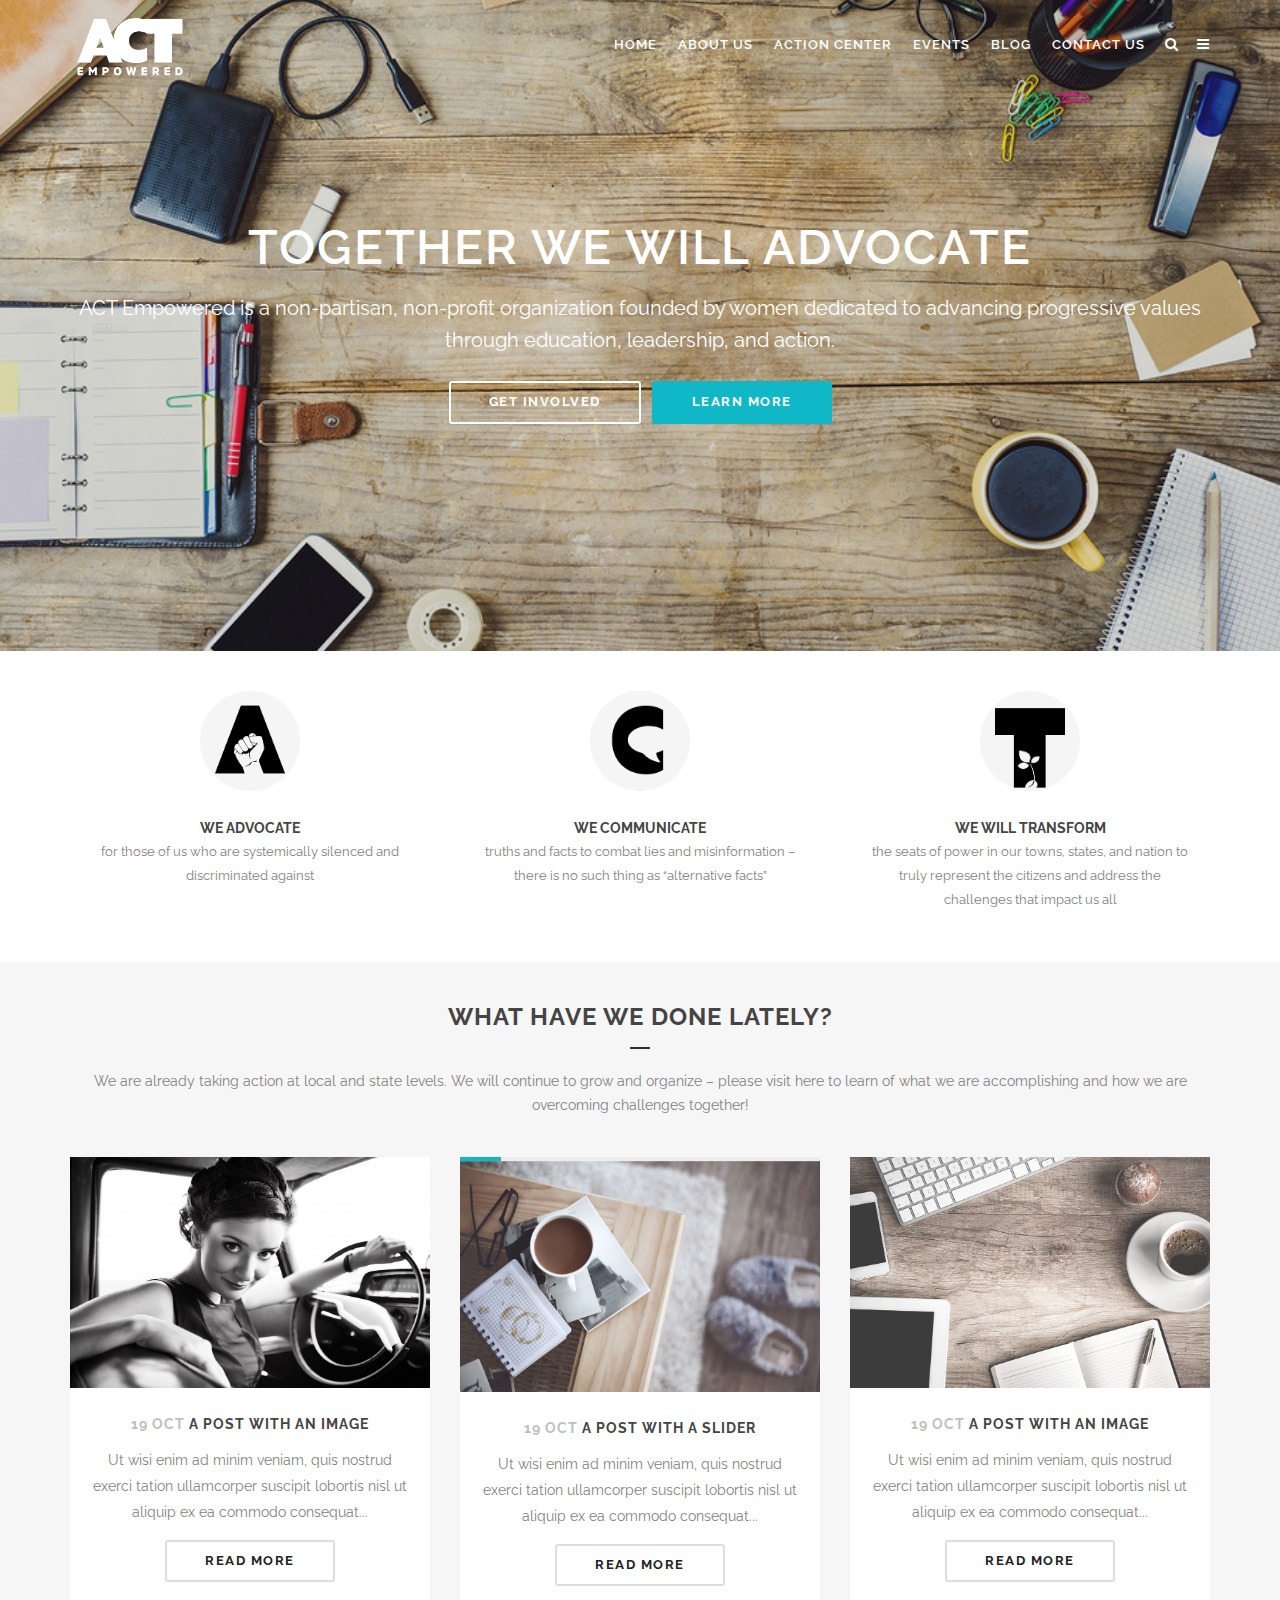
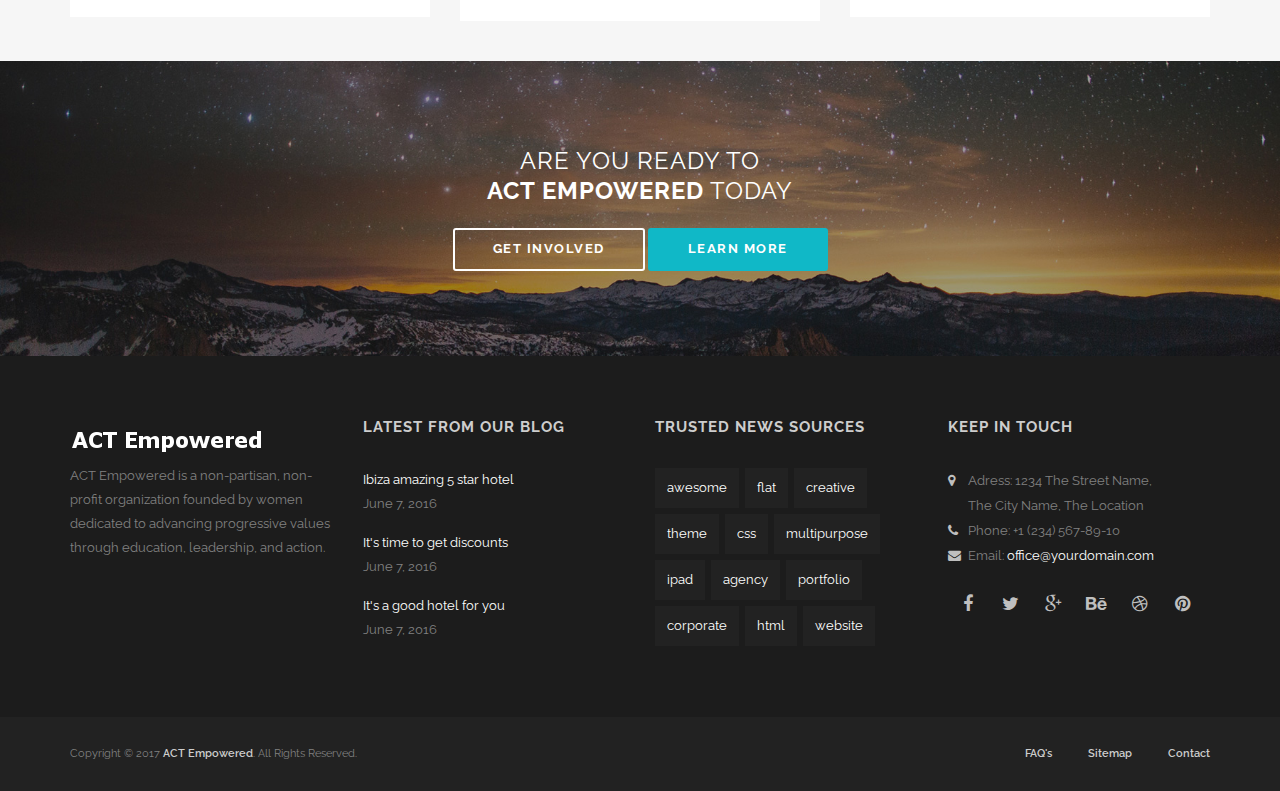
<file: index.html>
<!DOCTYPE html>
<html lang="en">
  <head>
    <meta charset="utf-8">
    <meta http-equiv="X-UA-Compatible" content="IE=edge">
    <meta name="viewport" content="width=device-width, initial-scale=1">
    <!-- The above 3 meta tags *must* come first in the head; any other head content must come *after* these tags -->
    <meta name="description" content="">
    <meta name="author" content="">
    <link rel="icon" href="../../favicon.ico">

    <title>ACT Empowered | Home</title>

    <!-- Custom styles for this template -->
    <link href="css/style.css" rel="stylesheet">


	<!-- <script src="//load.sumome.com/" data-sumo-site-id="bb6319a0d8e9d9bf1dabcdcbbd271317f8eb38866b0399bb11c55d959e1788d5" async="async"></script> -->



  </head>

  <body>
  
	<!-- start wrapper -->  
    <div class="wrapper">
	
	  <!-- start header -->	 
      <header class="header">	
	    <div class="container">
		  <div class="row">
		    <div class="col-lg-4 col-md-4 col-sm-4">
		    <ul class="logo-main">
	        <li><a href="index.html" class="logo">
	          <img src="img/Logo/LogoWhitePlain.png" alt="" />
		    </a></li>
	        </ul>
			</div>
		    <div class="col-lg-8 col-md-8 col-sm-8">
		    <ul class="second-nav">
		  	  <li><a id="trigger-overlay" href="#"><i class="fa fa-search"></i></a></li>
		      <li><a class="nav-toggler toggle-slide-right" href="#"><i class="fa fa-navicon"></i></a></li>
		    </ul>			
		    <nav class="nav">
		      <ul>
		        <li><a href="index.html">home</a></li>
		        <li><a href="about.html">about us</a></li>
		        <li><a href="services.html">action center</a></li>
		        <li><a href="gallery.html">events</a></li>
		        <li><a href="blog.html">blog</a></li>
		        <!-- <li><a href="news.html">news</a></li> -->
		        <li><a href="#" data-toggle="modal" data-target="#myModal">contact us</a></li>
              </ul>
		    </nav>
			</div>				
		  </div>
		</div>
	  </header>
	  <!-- end header -->  
	  
	  <!-- start main --> 
	  <div class="main">
	  
	    <!-- start hero -->		  
	    <div class="hero">
	      <div class="container text-center">
		    <h1 class="hero-title"> Together We Will <span data-typer-targets="Advocate,Communicate,Transform">Advocate</span></h1>
		    <p class="hero-subtitle">
		      ACT Empowered is a non-partisan, non-profit organization founded by women dedicated to advancing progressive values through education, leadership, and action.
		    </p>
			<a class="btn btn-transparent" href="#" data-toggle="modal" data-target="#myModal">
			  Get Involved
			</a>
			<a class="btn btn-primary" href="about.html">
			  Learn More
			</a>		
		  </div>
		</div>
	    <!-- end hero -->	
		
	    <!-- start features -->	 		
        <div class="block features text-center">		
	      <div class="container">		
		    <div class="row">		  
		      <div class="col-lg-4 col-md-4 col-sm-4">
			    <div class="service-button">
			      <i><a>
			      	<img src="img/Afist.png" alt="" />
			      </a></i>
				  <div class="service-title">
				    <h4>We Advocate</h4>
			      </div>
				  <p>
				    for those of us who are systemically silenced and discriminated against
				  </p>
		        </div>
		      </div>			
		      <div class="col-lg-4 col-md-4 col-sm-4">
			    <div class="service-button">
			      <i style="font-size: 44px; font-style: normal; font-weight: bold;"><a>
			      	<img src="img/Cspeech.png" alt="" />
			      </a></i>
				  <div class="service-title">
				    <h4>We Communicate</h4>
			      </div>
				  <p>
				    truths and facts to combat lies and misinformation – there is no such thing as “alternative facts”
				  </p>
		        </div>
		      </div>
		      <div class="col-lg-4 col-md-3 col-sm-4">
			    <div class="service-button">
			      <i style="font-size: 44px; font-style: normal; font-weight: bold;"><a>
			      	<img src="img/Tflower.png" alt="" />
			      </a></i>
				  <div class="service-title">
				    <h4>We Will Transform</h4>
			      </div>
				  <p>
				    the seats of power in our towns, states, and nation to truly represent the citizens and address the challenges that impact us all
				  </p>
		        </div>
		      </div>
		      <!--
		      <div class="col-lg-3 col-md-3 col-sm-6">
			    <div class="service-box">
			      <i style="font-size: 44px;" class="icon-comment"></i>
				  <div class="service-title">
				    <h4>Nam liber tempor</h4>
			      </div>
				  <p>
				    Duis autem vel eum iriure dolor in hen dreritt in vulputate velit esse molestie consequat, velillumv.
				  </p>
		        </div>
		      </div>
		      -->			
		    </div>		  
	      </div>		
		</div>
		<!-- end features -->	
		
	    <!-- start recent-projects -->	
	    <!--		
		<div class="block recent-projects grey">
		  <div class="container text-center">
	        <h1 class="title">our recent works</h1>
		    <div class="line center"></div>
			<p class="subtitle">Nemo enim ipsam voluptatem quia voluptas sit aspernatur aut odit aut fugit, sed quia <br> consequuntur magni dolores eos qui ratione voluptatem sequi nesciunt.</p>		  
		    <div class="row">
		      <div class="col-lg-6 col-md-6 col-sm-6">
                <div class="item grid cs-style-3"><figure><img src="img/portfolio/1.jpg" alt="img01"><figcaption><h3>Project Title</h3><span>John Doe</span><a href="#">Take a look</a></figcaption></figure></div>
		      </div>
		      <div class="col-lg-6 col-md-6 col-sm-6">
                <div class="item grid cs-style-3"><figure><img src="img/portfolio/2.jpg" alt="img01"><figcaption><h3>Project Title</h3><span>John Doe</span><a href="#">Take a look</a></figcaption></figure></div>
		      </div>
			  <div style="height: 30px; clear: both;"></div>
		      <div class="col-lg-6 col-md-6 col-sm-6">
                <div class="item grid cs-style-3"><figure><img src="img/portfolio/3.jpg" alt="img01"><figcaption><h3>Project Title</h3><span>John Doe</span><a href="#">Take a look</a></figcaption></figure></div>
		      </div>	
		      <div class="col-lg-6 col-md-6 col-sm-6">
                <div class="item grid cs-style-3"><figure><img src="img/portfolio/4.jpg" alt="img01"><figcaption><h3>Project Title</h3><span>John Doe</span><a href="#">Take a look</a></figcaption></figure></div>
		      </div>				  
		    </div>
			<a class="btn btn-default" href="gallery.html">view our works</a>
		  </div>
		</div>
		-->
	    <!-- end recent-projects -->
		
	    <!-- start features -->		
	    <!--	
		<div class="block feature" style="padding-bottom: 0;">
		  <div class="container">
		    <div class="row">
		      <div class="col-lg-4 col-md-4 col-sm-4">
			    <ul class="feature-left">
				  <li><i class="icon-heart" style="font-size: 24px; color: #fff;"></i><h3>Duis autem vel iriure</h3><p>Sed ut perspiciatis unde omnis iste natus error sit voluptatem accusantium doloremque laudantium.</p><a class="more" href="#">read more</a></li>		      
				  <li><i class="icon-paper-plane" style="font-size: 24px; color: #fff;"></i><h3>Nam liber tempor cum</h3><p>Sed ut perspiciatis unde omnis iste natus error sit voluptatem accusantium doloremque laudantium.</p><a class="more" href="#">read more</a></li>		      
		        </ul>
		      </div>
			  <div class="col-lg-4 col-md-4 col-sm-4">
			    <img src="img/iphone-mockup.png" alt="" />
		      </div>	
		      <div class="col-lg-4 col-md-4 col-sm-4">
			    <ul class="feature-right">
				  <li><i class="icon-params" style="font-size: 24px; color: #fff;"></i><h3>Ut wisi enim ad minim</h3><p>Sed ut perspiciatis unde omnis iste natus error sit voluptatem accusantium doloremque laudantium.</p><a class="more" href="#">read more</a></li>		      
				  <li><i class="icon-comment" style="font-size: 24px; color: #fff;"></i><h3>Typi non habent claritatem</h3><p>Sed ut perspiciatis unde omnis iste natus error sit voluptatem accusantium doloremque laudantium.</p><a class="more" href="#">read more</a></li>		      
		        </ul>
		      </div>	
		    </div>
		  </div>
		</div>
		-->
	    <!-- end feature -->	
		
	    <!-- start promo -->
	    <!--			
		<div class="promo-box">
		  <div class="container">
		      <h2 style="float:left;">Ut wisi enim ad minim veniam, quis nostrud exerci tation ullamcor</h2>
              <a class="btn btn-transparent" href="#" data-toggle="modal" data-target="#myModal" style="float:right;">contact us</a>       
		  </div>
		</div>
		-->
	    <!-- end promo -->		
		
	    <!-- start news -->			
		<div class="block news grey text-center">
		  <div class="container">
		    <h1 class="title">What Have We Done Lately?</h1>
		    <div class="line center"></div>
			<p class="subtitle">We are already taking action at local and state levels. We will continue to grow and organize – please visit here to learn of what we are accomplishing and how we are overcoming challenges together!</p>		
		    <div class="row">
		      <div class="col-lg-4 col-md-4 col-sm-4">
		        <div class="post">
			      <div class="post-thumbnail">
				    <img src="img/blog/b01.jpg" alt="" />
				  </div>
				  <div class="post-text">
				    <div class="post-title">
                      <h2>
                        <span class="date">19 Oct</span>
                        <a href="blog_post.html">A post with an image</a>
                      </h2>				
				    </div>
			        <div class="post_details">
			          <p>Ut wisi enim ad minim veniam, quis nostrud exerci tation ullamcorper suscipit lobortis nisl ut aliquip ex ea commodo consequat...</p>
			        </div>
                    <div class="post_more">
                      <a class="btn btn-default" href="blog_post.html">read more</a>				  
			        </div>
			      </div>
		        </div>
		      </div>			  
		      <div class="col-lg-4 col-md-4 col-sm-4">
		        <div class="post">			  
                  <div id="post-slider" class="owl-carousel">
                    <div class="item"><img src="img/blog/b02.jpg" alt="" /></div>
                    <div class="item"><img src="img/blog/b03.jpg" alt="" /></div>
                    <div class="item"><img src="img/blog/b04.jpg" alt="" /></div>
                  </div>			  
				  <div class="post-text">
				    <div class="post-title">
                      <h2>
                        <span class="date">19 Oct</span>
                        <a href="blog_post.html">A post with a slider</a>
                      </h2>				
				    </div>
			        <div class="post_details">
			          <p>Ut wisi enim ad minim veniam, quis nostrud exerci tation ullamcorper suscipit lobortis nisl ut aliquip ex ea commodo consequat...</p>
			        </div>
                    <div class="post_more">
                      <a class="btn btn-default" href="blog_post.html">read more</a>				  
			        </div>
			      </div>
		        </div>	
		      </div>			  
		      <div class="col-lg-4 col-md-4 col-sm-4">
		        <div class="post">
			      <div class="post-thumbnail">
				    <img src="img/blog/b04.jpg" alt="" />
				  </div>
				  <div class="post-text">
				    <div class="post-title">
                      <h2>
                        <span class="date">19 Oct</span>
                        <a href="blog_post.html">A post with an image</a>
                      </h2>				
				    </div>
			        <div class="post_details">
			          <p>Ut wisi enim ad minim veniam, quis nostrud exerci tation ullamcorper suscipit lobortis nisl ut aliquip ex ea commodo consequat...</p>
			        </div>
                    <div class="post_more">
                      <a class="btn btn-default" href="blog_post.html">read more</a>				  
			        </div>
			      </div>
		        </div>
		      </div>	
		    </div>
		  </div>
		</div>
	    <!-- end news -->
		
	    <!-- start clients -->
	    <!--			
		<div class="block text-center">
		  <div class="container">
		    <ul class="clients">
			  <li><img src="img/clients/logo1.png" alt="" /></li>
			  <li><img src="img/clients/logo2.png" alt="" /></li>
			  <li><img src="img/clients/logo3.png" alt="" /></li>
			  <li><img src="img/clients/logo4.png" alt="" /></li>
			  <li><img src="img/clients/logo5.png" alt="" /></li>
			  <li><img src="img/clients/logo6.png" alt="" /></li>
			</ul>
		  </div>
		</div>
		-->
	    <!-- end clients -->	
		
	    <!-- start commercial-hero -->			
		<div class="commercial-hero text-center">
		  <div class="container">
		    <h1 class="title">are you ready to<br><span>ACT Empowered</span> today</h1>
			<a class="btn btn-transparent">
			  Get Involved
			</a>
			<a class="btn btn-primary" href="about.html">
			  Learn More
			</a>
		  </div>
		</div>
	    <!-- end commercial-hero -->
		
	  </div>
	  <!-- end main -->

	  <!-- start footer -->	  
	  <footer class="footer">	 
		<!-- start footer-top -->		  
	    <div class="footer-top">		
	      <div class="container">		  
	        <div class="row">			
	          <div class="col-lg-3 col-md-3 col-sm-3 col-xs-12">
	            <a class="logo-foot" href="index.html"><img src="img/Logo/logo_light_temp.png" alt=""/></a>
				<p class="text-widget">
				  ACT Empowered is a non-partisan, non-profit organization founded by women dedicated to advancing progressive values through education, leadership, and action.
				</p>				
		      </div>			  
	          <div class="col-lg-3 col-md-3 col-sm-3 col-xs-12">
	            <h5 class="widget-title">Latest From Our Blog</h5>	
				<ul class="post-list">
				  <li>
				    <a href="#">Ibiza amazing 5 star hotel</a>
					<p class="date">
					  June 7, 2016
					</p>
				  </li>
				  <li>
				    <a href="#">It's time to get discounts</a>
					<p class="date">
					  June 7, 2016
					</p>
				  </li>
				  <li>
				    <a href="#">It's a good hotel for you</a>
					<p class="date">
					  June 7, 2016
					</p>
				  </li>				  
				</ul>					
		      </div>			  
	          <div class="col-lg-3 col-md-3 col-sm-3 col-xs-12">
	            <h5 class="widget-title">trusted news sources</h5>		
				<div class="tags">
			    <div class="tag"><a href="">awesome</a></div>
			    <div class="tag"><a href="">flat</a></div>
			    <div class="tag"><a href="">creative</a></div>
			    <div class="tag"><a href="">theme</a></div>
			    <div class="tag"><a href="">css</a></div>
			    <div class="tag"><a href="">multipurpose</a></div>
			    <div class="tag"><a href="">ipad</a></div>
			    <div class="tag"><a href="">agency</a></div>
			    <div class="tag"><a href="">portfolio</a></div>
			    <div class="tag"><a href="">corporate</a></div>
			    <div class="tag"><a href="">html</a></div>
			    <div class="tag"><a href="">website</a></div>
			    </div>					
		      </div>			  
	          <div class="col-lg-3 col-md-3 col-sm-3 col-xs-12">
	            <h5 class="widget-title">Keep in Touch</h5>
			    <ul class="footer-contact">
			      <li>
				    <i class="fa fa-map-marker"></i>
				    <span>
				      Adress: 1234 The Street Name, <br>
					  The City Name, The Location 
				    </span>
				  </li>
			      <li>
				    <i class="fa fa-phone"></i>
				    <span>
				      Phone: +1 (234) 567-89-10
				    </span>
				  </li>	
			      <li>
				    <i class="fa fa-envelope"></i>
				    <span>Email: <a href="mailto:#">office@yourdomain.com</a></span>
				  </li>				
			    </ul>	
				<ul class="footer-social">
				  <li><a href="#"><i class="fa fa-facebook"></i></a></li>
				  <li><a href="#"><i class="fa fa-twitter"></i></a></li>
				  <li><a href="#"><i class="fa fa-google-plus"></i></a></li>
				  <li><a href="#"><i class="fa fa-behance"></i></a></li>
				  <li><a href="#"><i class="fa fa-dribbble"></i></a></li>
				  <li><a href="#"><i class="fa fa-pinterest"></i></a></li>
				</ul>				  
		      </div>			  
		    </div>			
		  </div>		  
		</div>
		<!-- end footer-top -->		
		<!-- start footer-bottom -->		
	    <div class="footer-bottom">		
	      <div class="container">		  
	        <div class="row">			
	          <div class="col-lg-6 col-md-6 col-sm-6 col-xs-12">
			    <p>
			      Copyright &copy; 2017 <a href="#">ACT Empowered</a>. All Rights Reserved.
			    </p>		
		      </div>			  
	          <div class="col-lg-6 col-md-6 col-sm-6 col-xs-12">
			    <ul class="footer-menu">
			      <li><a href="#">FAQ's</a></li>
			      <li><a href="#">Sitemap</a></li>
			      <li><a href="#">Contact</a></li>
			    </ul>		
		      </div>			  
		    </div>			
		  </div>		  
		</div>		
		<!-- end footer-bottom -->
	  </footer>
	  <!-- end footer -->	 
	  
	</div>
	<!-- end wrapper -->
	
    <!-- start modal -->
    <div class="modal fade" id="myModal" tabindex="-1" role="dialog" aria-labelledby="myModalLabel">
      <div class="modal-dialog" role="document">  
        <div class="modal-content">	
          <div class="modal-header">
	        <div class="form-top-left ">
              <h4 class="modal-title" id="myModalLabel">Get Involved</h4>
		      <p class="modal-subtitle">Fill in the form bellow to receive news and updates about ACT Empowered events:</p>
            </div>
            <div class="form-top-right">
              <i class="fa fa-envelope"></i>
            </div>
          </div>	  
          <div class="modal-body">	  
            <!-- contacts -->
            <div id="contacts">	  
              <div class="row">			
                <!-- alignment -->
	            <div class="col-lg-12 col-md-12 col-sm-12">
	              <!-- form itself -->
                  <form name="sentMessage" class="" id="contactForm" novalidate>
		            <div class="control-group">
                      <div class="controls">
			            <input type="text" class="form-control" placeholder="Full Name" id="name" required data-validation-required-message="Please enter your name" />
			            <p class="help-block"></p>
		              </div>
	                </div>			 
                    <div class="control-group">
                      <div class="controls">
			            <input type="email" class="form-control" placeholder="Email" id="email" required data-validation-required-message="Please enter your email" />
		              </div>
	                </div>	
	                <div class="control-group">
                      <div class="controls">
			            <input type="number" class="form-control" placeholder="Zip Code" id="zip" minlength="5" maxlength="5" required data-validation-required-message="Please enter a valid Zip Code" />
		              </div>
	                </div>	
	                <div class="control-group">
                      <div class="controls">
			            <input type="tel" class="form-control" placeholder="Phone Number (Optional)" id="phone"/>
		              </div>
	                </div>			  
                    <div class="control-group">
                      <div class="controls">
		                <textarea rows="10" cols="100" class="form-control" placeholder="Message" id="message" required data-validation-required-message="Please enter your message" minlength="5" data-validation-minlength-message="Min 5 characters" maxlength="999" style="resize:none"></textarea>
		              </div>
                    </div>			   
	                <div id="success"> </div> <!-- For success/fail messages -->		 
	                <button type="submit" class="btn btn-primary pull-left">Send message</button><br>		
                  </form>		  
	            </div>	
              </div>	  
            </div>	
          </div>	  
        </div>	
      </div>  
    </div>	
    <!-- end modal -->		
    	
	<!-- start overlay -->
	<div class="overlay overlay-scale">
	  <button type="button" class="overlay-close">Close</button>
	  <div class="container">
        <form id="header-search-form" class="center-block" method="get" action="#">
          <input id="header-search" type="text" onblur="if (this.value == '')this.value = 'Start Typing...';" onfocus="if (this.value == 'Start Typing...')this.value = '';" autocomplete="off" style="height:150px;" value="Start Typing..." name="s">
        </form>
	  </div>	
	</div>	  
	<!-- end overlay -->  
	
	<!-- start slide menu -->  
    <nav class="menu slide-menu-right">	
      <div style="height: 30px; clear: both;"></div>	  
      <a class="close-menu" href="#"><i class="fa fa-close"></i></a>
      <h6>Menu</h6>
        <ul>
          <li><a href="index.html"><i class="fa fa-home" style=""></i>Home</a></li>
          <li><a href="about.html"><i class="fa fa-users" style=""></i>About Us</a></li>
          <li><a href="services.html"><i class="fa fa-star-o" style=""></i>Action Center</a></li>
          <li><a href="gallery.html"><i class="fa fa-briefcase" style=""></i>Events</a></li>
          <li><a href="blog.html"><i class="fa fa-file-text-o" style=""></i>Blog</a></li>
          <li><a href="news.html"><i class="fa fa-newspaper-o" style=""></i>News</a></li>
          <li><a href="#" data-toggle="modal" data-target="#myModal"><i class="fa fa-phone" style=""></i>Contact Us</a></li>
        </ul>	
      <div style="height: 20px; clear: both;"></div>	
      <ul class="social-places">
	    <li><a href="#"><i class="fa fa-facebook"></i></a></li>
	    <li><a href="#"><i class="fa fa-twitter"></i></a></li>
	    <li><a href="#"><i class="fa fa-google-plus"></i></a></li>
        <li><a href="#"><i class="fa fa-behance"></i></a></li>
	    <li><a href="#"><i class="fa fa-dribbble"></i></a></li>
	    <li><a href="#"><i class="fa fa-pinterest"></i></a></li>
      </ul>		  
    </nav> 	
	<!-- end slide menu -->

	
    <!-- JavaScript
    ================================================== -->
    <!-- Placed at the end of the document so the pages load faster -->
    <script src="js/jquery.min.js"></script>
    <script src="js/bootstrap.min.js"></script>	
    <script src="js/modernizr.custom.js"></script>	
    <!-- slide menu -->
    <script src="js/classie.js"></script>
    <script src="js/nav.js"></script>
	<!-- overlay effect -->	
	<script src="js/demo1.js"></script>		
    <!-- owl carousel -->
    <script src="js/owl.carousel.js"></script>	
	<!-- google like effect -->		
	<script src="js/grid.js"></script>	
	<!-- contact form -->
    <script src="js/jqBootstrapValidation.js"></script>
    <script src="js/contact_me.js"></script>
    <!-- typer script-->
    <script src="js/jquery.typer.js"></script>
	<!-- custom js -->	
    <script src="js/custom.js"></script> 	

  </body>
</html>
</file>
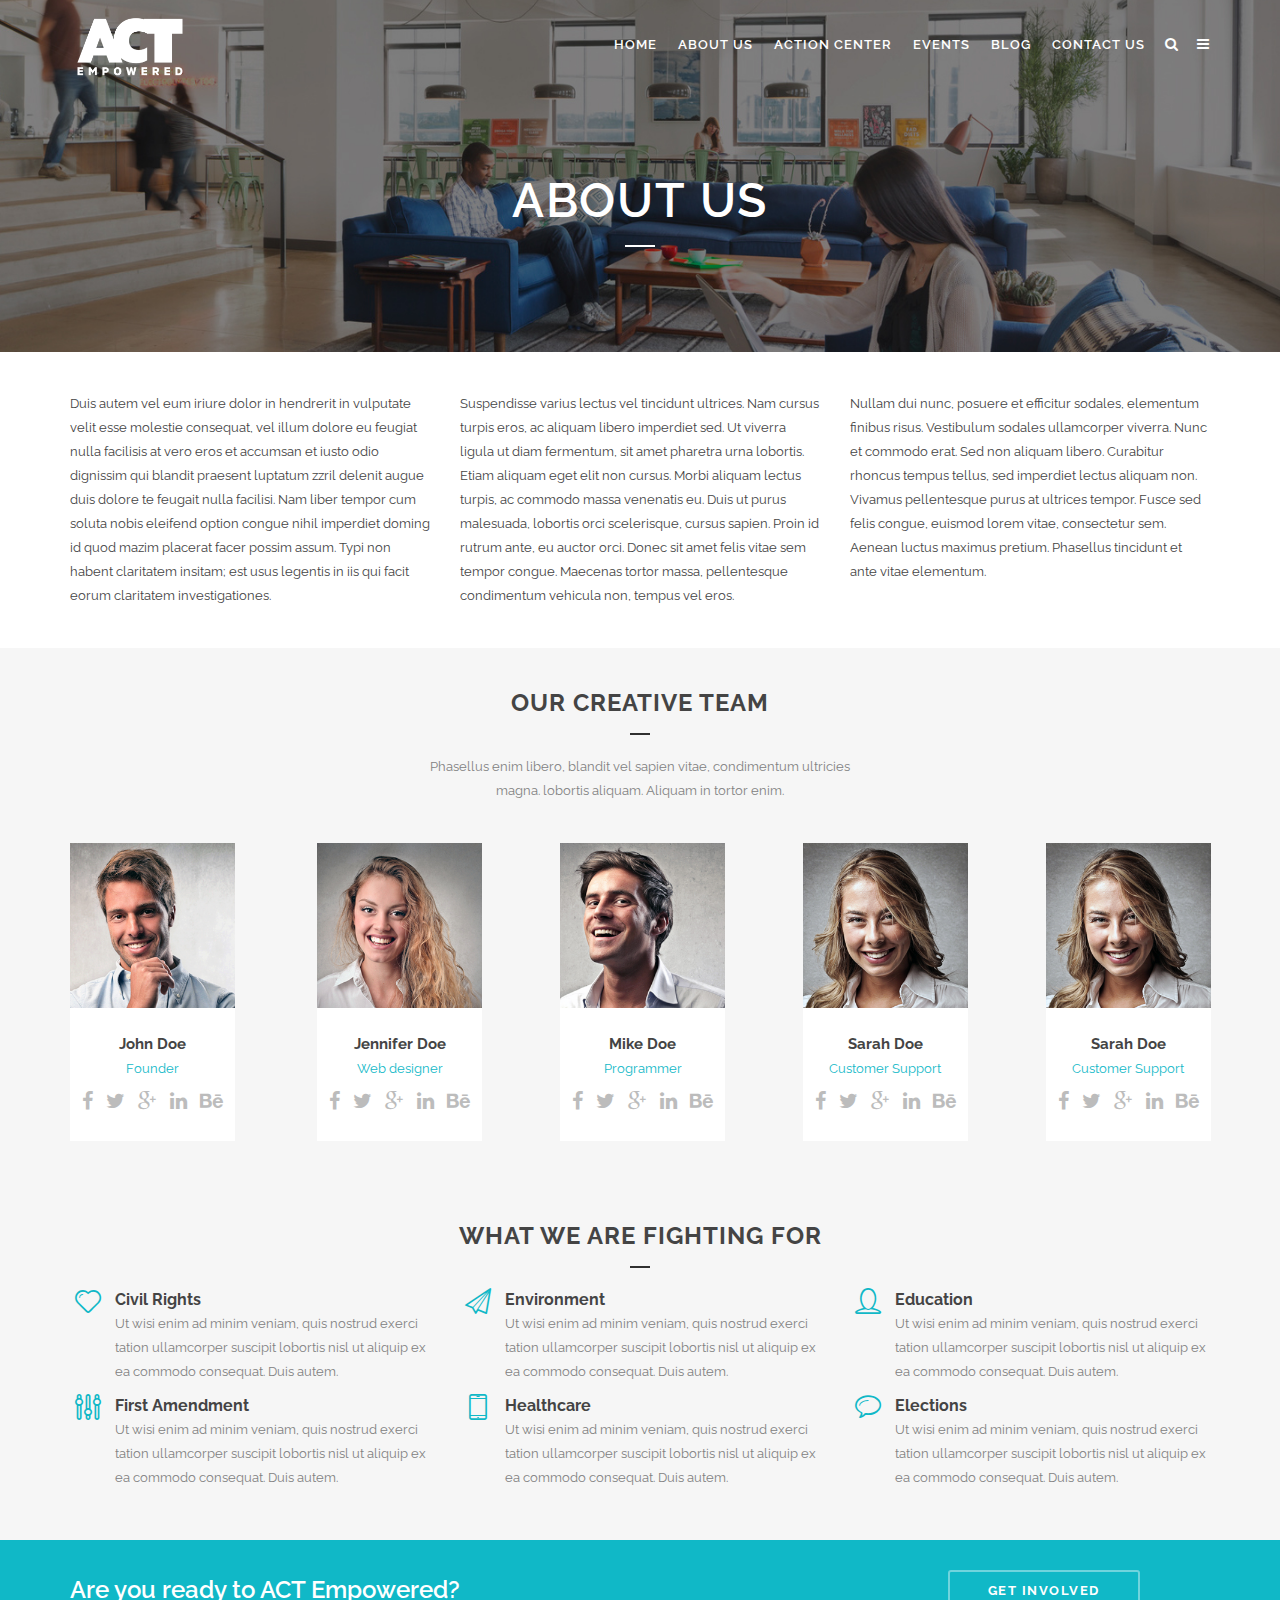
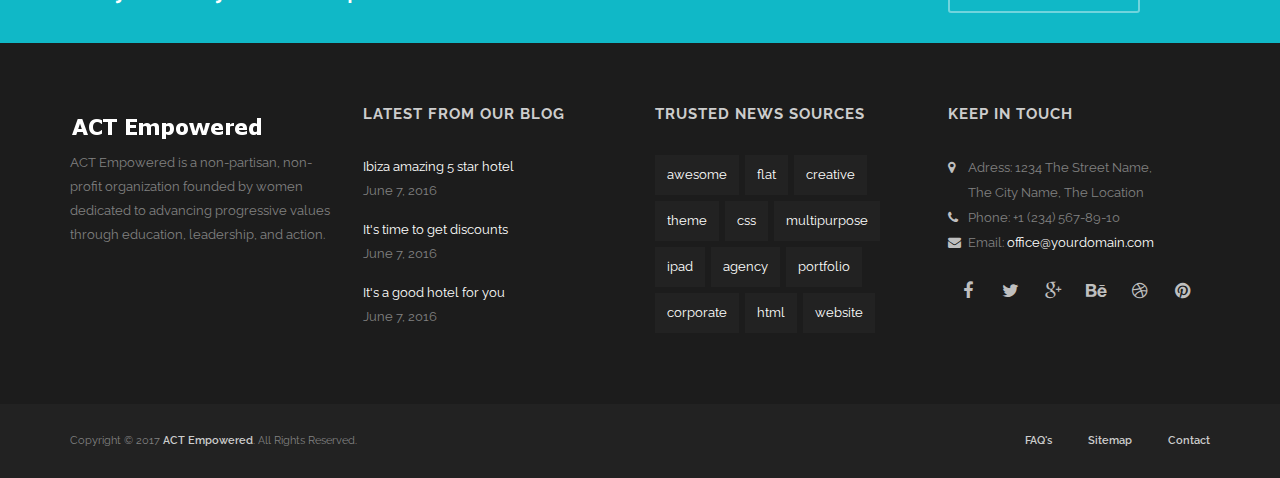
<file: about.html>
<!DOCTYPE html>
<html lang="en">
  <head>
    <meta charset="utf-8">
    <meta http-equiv="X-UA-Compatible" content="IE=edge">
    <meta name="viewport" content="width=device-width, initial-scale=1">
    <!-- The above 3 meta tags *must* come first in the head; any other head content must come *after* these tags -->
    <meta name="description" content="">
    <meta name="author" content="">
    <link rel="icon" href="../../favicon.ico">

    <title>ACT Empowered | About</title>

    <!-- Custom styles for this template -->
    <link href="css/style.css" rel="stylesheet">


  </head>

  <body>
  
	<!-- start wrapper -->  
    <div class="wrapper">
	
	  <!-- start header -->	 
      <header class="header">	
	    <div class="container">
		  <div class="row">
		    <div class="col-lg-4 col-md-4 col-sm-4">
		    <ul class="logo-main">
	        <li><a href="index.html" class="logo">
	          <img src="img/Logo/LogoWhitePlain.png" alt="" />
		    </a></li>
	        </ul>
			</div>
		    <div class="col-lg-8 col-md-8 col-sm-8">
		    <ul class="second-nav">
		  	  <li><a id="trigger-overlay" href="#"><i class="fa fa-search"></i></a></li>
		      <li><a class="nav-toggler toggle-slide-right" href="#"><i class="fa fa-navicon"></i></a></li>
		    </ul>			
		    <nav class="nav">
		      <ul>
		        <li><a href="index.html">home</a></li>
		        <li><a href="about.html">about us</a></li>
		        <li><a href="services.html">action center</a></li>
		        <li><a href="gallery.html">events</a></li>
		        <li><a href="blog.html">blog</a></li>
		        <!-- <li><a href="news.html">news</a></li> -->
		        <li><a href="#" data-toggle="modal" data-target="#myModal">contact us</a></li>
              </ul>
		    </nav>
			</div>				
		  </div>
		</div>
	  </header>
	  <!-- end header -->  
	  
	  <!-- start main --> 
	  <div class="main">	  
	  
	    <!-- start hero -->		  
	    <div class="page-hero">
	      <div class="container text-center">
		    <h1 class="hero-title">
		      about us
		    </h1>
			<div class="line center"></div>	
		  </div>
		</div>
	    <!-- end hero -->

	    <!-- start block -->	 		
        <div class="block">		
	      <div class="container">	
	        <!--	  
		    <h1 class="title text-center">Something about us</h1>
			<div class="line center"></div>
			  <p style="padding:0 30%; margin-bottom: 40px; text-align: center;">Phasellus enim libero, blandit vel sapien vitae, condimentum ultricies magna. lobortis aliquam. Aliquam in tortor enim.</p> 
			 -->		  
		    <div class="row">			
		      <div class="col-lg-4 col-md-4 col-sm-4">
		      <ul>
                <li><a>Duis autem vel eum iriure dolor in hendrerit in vulputate velit esse molestie consequat, vel illum dolore eu feugiat nulla facilisis at vero eros et accumsan et iusto odio dignissim qui blandit praesent luptatum zzril delenit augue duis dolore te feugait nulla facilisi. Nam liber tempor cum soluta nobis eleifend option congue nihil imperdiet doming id quod mazim placerat facer possim assum. Typi non habent claritatem insitam; est usus legentis in iis qui facit eorum claritatem investigationes.</a></li>
              </ul>
		      </div>
		      <div class="col-lg-4 col-md-4 col-sm-4">
		      <ul>
                <li><a>Suspendisse varius lectus vel tincidunt ultrices. Nam cursus turpis eros, ac aliquam libero imperdiet sed. Ut viverra ligula ut diam fermentum, sit amet pharetra urna lobortis. Etiam aliquam eget elit non cursus. Morbi aliquam lectus turpis, ac commodo massa venenatis eu. Duis ut purus malesuada, lobortis orci scelerisque, cursus sapien. Proin id rutrum ante, eu auctor orci. Donec sit amet felis vitae sem tempor congue. Maecenas tortor massa, pellentesque condimentum vehicula non, tempus vel eros.</a></li>
              </ul>
		      </div>
		      <div class="col-lg-4 col-md-4 col-sm-4">
		      <ul>
                <li><a>Nullam dui nunc, posuere et efficitur sodales, elementum finibus risus. Vestibulum sodales ullamcorper viverra. Nunc et commodo erat. Sed non aliquam libero. Curabitur rhoncus tempus tellus, sed imperdiet lectus aliquam non. Vivamus pellentesque purus at ultrices tempor. Fusce sed felis congue, euismod lorem vitae, consectetur sem. Aenean luctus maximus pretium. Phasellus tincidunt et ante vitae elementum.</a></li>
              </ul>
		      </div>	
		      <!--		  
		      <div class="col-lg-8 col-md-8 col-sm-8">
			    <div class="block_levels">								
				  <div class="progress-text">
				    <p class="title">WordPress Development</p>
					<p class="num">60%</p>
				  </div>
				  <div class="progress"><div data-level="60"></div></div>									
				  <div class="progress-text">
				    <p class="title">Web design</p>
				    <p class="num">90%</p>
				  </div>
				  <div class="progress"><div data-level="90"></div></div>									
				  <div class="progress-text">
				    <p class="title">Programming</p>
				    <p class="num">50%</p>
				  </div>
				  <div class="progress"><div data-level="40"></div></div>									
				  <div class="progress-text">
				    <p class="title">Photography</p>
					<p class="num">70%</p>
				  </div>
				  <div class="progress"><div data-level="70"></div></div>									
				</div>
				-->
		      </div>		  
		    </div>			
	      </div>		  
		</div>
		<!-- end block -->

		<!-- start block -->
		<div class="block grey">		
		  <div class="container">
		    <h1 class="title text-center">Our creative team</h1>
			<div class="line center"></div>
			<p style="padding:0 30%; margin-bottom: 40px; text-align: center;">Phasellus enim libero, blandit vel sapien vitae, condimentum ultricies magna. lobortis aliquam. Aliquam in tortor enim.</p>
			<div class="row row-centered">
			  <div class="col-lg-2 col-md-2 col-sm-2">
			    <div class="member-img">
				  <img src="img/team/m01.jpg">
				</div>
			    <div class="member-desc text-center">
                  <h5>John Doe</h5>
                  <span class="job-title">Founder</span>
                  <ul class="social">				
				    <li><a href="#"><i class="fa fa-facebook"></i></a></li>
				    <li><a href="#"><i class="fa fa-twitter"></i></a></li>
				    <li><a href="#"><i class="fa fa-google-plus"></i></a></li>
				    <li><a href="#"><i class="fa fa-linkedin"></i></a></li>
				    <li><a href="#"><i class="fa fa-behance"></i></a></li>
				  </ul>
				</div>
			  </div>
			  <div class="col-lg-2 col-md-2 col-sm-2 col-centered">
			    <div class="member-img">
				  <img src="img/team/m02.jpg">
				</div>
			    <div class="member-desc text-center">
                  <h5>Jennifer Doe</h5>
                  <span class="job-title">Web designer</span>
                  <ul class="social">				
				    <li><a href="#"><i class="fa fa-facebook"></i></a></li>
				    <li><a href="#"><i class="fa fa-twitter"></i></a></li>
				    <li><a href="#"><i class="fa fa-google-plus"></i></a></li>
				    <li><a href="#"><i class="fa fa-linkedin"></i></a></li>
				    <li><a href="#"><i class="fa fa-behance"></i></a></li>
				  </ul>
				</div>
			  </div>
			  <div class="col-lg-2 col-md-2 col-sm-2 col-centered">
			    <div class="member-img">
				  <img src="img/team/m03.jpg">
				</div>
			    <div class="member-desc text-center">
                  <h5>Mike Doe</h5>
                  <span class="job-title">Programmer</span>
                  <ul class="social">				
				    <li><a href="#"><i class="fa fa-facebook"></i></a></li>
				    <li><a href="#"><i class="fa fa-twitter"></i></a></li>
				    <li><a href="#"><i class="fa fa-google-plus"></i></a></li>
				    <li><a href="#"><i class="fa fa-linkedin"></i></a></li>
				    <li><a href="#"><i class="fa fa-behance"></i></a></li>
				  </ul>
				</div>
			  </div>
			  <div class="col-lg-2 col-md-2 col-sm-2 col-centered">
			    <div class="member-img">
				  <img src="img/team/m04.jpg">
				</div>
			    <div class="member-desc text-center">
                  <h5>Sarah Doe</h5>
                  <span class="job-title">Customer Support</span>
                  <ul class="social">				
				    <li><a href="#"><i class="fa fa-facebook"></i></a></li>
				    <li><a href="#"><i class="fa fa-twitter"></i></a></li>
				    <li><a href="#"><i class="fa fa-google-plus"></i></a></li>
				    <li><a href="#"><i class="fa fa-linkedin"></i></a></li>
				    <li><a href="#"><i class="fa fa-behance"></i></a></li>
				  </ul>
				</div>
			  </div>
			  <div class="col-lg-2 col-md-2 col-sm-2 col-centered">
			    <div class="member-img">
				  <img src="img/team/m04.jpg">
				</div>
			    <div class="member-desc text-center">
                  <h5>Sarah Doe</h5>
                  <span class="job-title">Customer Support</span>
                  <ul class="social">				
				    <li><a href="#"><i class="fa fa-facebook"></i></a></li>
				    <li><a href="#"><i class="fa fa-twitter"></i></a></li>
				    <li><a href="#"><i class="fa fa-google-plus"></i></a></li>
				    <li><a href="#"><i class="fa fa-linkedin"></i></a></li>
				    <li><a href="#"><i class="fa fa-behance"></i></a></li>
				  </ul>
				</div>
			  </div>			  
			</div>
		  </div>		
		</div>
		<!-- end block -->		
		
		<!-- start services -->
		<div class="block grey">
		  <div class="container">
		    <h1 class="title text-center">What we are fighting for</h1>
			<div class="line center"></div>
			<!--
			<p class="text-center" style="padding:0 30%; margin-bottom: 40px;">Phasellus enim libero, blandit vel sapien vitae, condimentum ultricies magna. lobortis aliquam. Aliquam in tortor enim.</p>			
			-->  
		    <div class="row">
		      <div class="col-lg-4 col-md-4 col-sm-4">
                <i class="icon-heart" style="font-size: 26px; float: left; color: #10b8c7;"></i>
				<h4 style="margin-left: 45px !important;">Civil Rights</h4>	
                <p style="margin-left: 45px !important;">Ut wisi enim ad minim veniam, quis nostrud exerci tation ullamcorper suscipit lobortis nisl ut aliquip ex ea commodo consequat. Duis autem.</p>
		      </div>			
		      <div class="col-lg-4 col-md-4 col-sm-4">
			    <i class="icon-paper-plane" style="font-size: 26px; float: left; color: #10b8c7;"></i>
                <h4 style="margin-left: 45px !important;">Environment</h4>		
                <p style="margin-left: 45px !important;">Ut wisi enim ad minim veniam, quis nostrud exerci tation ullamcorper suscipit lobortis nisl ut aliquip ex ea commodo consequat. Duis autem.</p>
		      </div>	
		      <div class="col-lg-4 col-md-4 col-sm-4">
			    <i class="icon-user" style="font-size: 26px; float: left; color: #10b8c7;"></i>
                <h4 style="margin-left: 45px !important;">Education</h4>	
                <p style="margin-left: 45px !important;">Ut wisi enim ad minim veniam, quis nostrud exerci tation ullamcorper suscipit lobortis nisl ut aliquip ex ea commodo consequat. Duis autem.</p>
			  </div>	
			  <div class="m40"></div>
		      <div class="col-lg-4 col-md-4 col-sm-4">
			    <i class="icon-params" style="font-size: 26px; float: left; color: #10b8c7;"></i>			
                <h4 style="margin-left: 45px !important;">First Amendment</h4>	
                <p style="margin-left: 45px !important;">Ut wisi enim ad minim veniam, quis nostrud exerci tation ullamcorper suscipit lobortis nisl ut aliquip ex ea commodo consequat. Duis autem.</p>
			  </div>
		      <div class="col-lg-4 col-md-4 col-sm-4">
			    <i class="icon-mobile" style="font-size: 26px; float: left; color: #10b8c7;"></i>					
                <h4 style="margin-left: 45px !important;">Healthcare</h4>	
                <p style="margin-left: 45px !important;">Ut wisi enim ad minim veniam, quis nostrud exerci tation ullamcorper suscipit lobortis nisl ut aliquip ex ea commodo consequat. Duis autem.</p>
			  </div>
		      <div class="col-lg-4 col-md-4 col-sm-4">
			    <i class="icon-comment" style="font-size: 26px; float: left; color: #10b8c7;"></i>	
                <h4 style="margin-left: 45px !important;">Elections</h4>		
                <p style="margin-left: 45px !important;">Ut wisi enim ad minim veniam, quis nostrud exerci tation ullamcorper suscipit lobortis nisl ut aliquip ex ea commodo consequat. Duis autem.</p>
			  </div>		  
		    </div>
		  </div>
		</div>
		<!-- end services -->	

		<!-- start promo-box -->
		<div class="promo-box">
		  <div class="container">			
		    <div class="row">			
			  <div class="col-lg-9 col-md-9 col-sm-9">			
			    <h2>Are you ready to ACT Empowered?</h2>
              </div>	
			  <div class="col-lg-3 col-md-3 col-sm-3">			
			    <a class="btn btn-transparent" href="#" data-toggle="modal" data-target="#myModal">Get Involved</a>
              </div>					  
            </div>		  
          </div>		  
        </div>	
		<!-- end promo-box -->
		
	  </div>
	  <!-- end main -->	
	  
	  <!-- start footer -->	  
	  <footer class="footer">	 
		<!-- start footer-top -->		  
	    <div class="footer-top">		
	      <div class="container">		  
	        <div class="row">			
	          <div class="col-lg-3 col-md-3 col-sm-3 col-xs-12">
	            <a class="logo-foot" href="index.html"><img src="img/Logo/logo_light_temp.png" alt="" /></a>
				<p class="text-widget">
				  ACT Empowered is a non-partisan, non-profit organization founded by women dedicated to advancing progressive values through education, leadership, and action.
				</p>				
		      </div>			  
	          <div class="col-lg-3 col-md-3 col-sm-3 col-xs-12">
	            <h5 class="widget-title">Latest From Our Blog</h5>	
				<ul class="post-list">
				  <li>
				    <a href="#">Ibiza amazing 5 star hotel</a>
					<p class="date">
					  June 7, 2016
					</p>
				  </li>
				  <li>
				    <a href="#">It's time to get discounts</a>
					<p class="date">
					  June 7, 2016
					</p>
				  </li>
				  <li>
				    <a href="#">It's a good hotel for you</a>
					<p class="date">
					  June 7, 2016
					</p>
				  </li>				  
				</ul>					
		      </div>			  
	          <div class="col-lg-3 col-md-3 col-sm-3 col-xs-12">
	            <h5 class="widget-title">trusted news sources</h5>		
				<div class="tags">
			    <div class="tag"><a href="">awesome</a></div>
			    <div class="tag"><a href="">flat</a></div>
			    <div class="tag"><a href="">creative</a></div>
			    <div class="tag"><a href="">theme</a></div>
			    <div class="tag"><a href="">css</a></div>
			    <div class="tag"><a href="">multipurpose</a></div>
			    <div class="tag"><a href="">ipad</a></div>
			    <div class="tag"><a href="">agency</a></div>
			    <div class="tag"><a href="">portfolio</a></div>
			    <div class="tag"><a href="">corporate</a></div>
			    <div class="tag"><a href="">html</a></div>
			    <div class="tag"><a href="">website</a></div>
			    </div>					
		      </div>			  
	          <div class="col-lg-3 col-md-3 col-sm-3 col-xs-12">
	            <h5 class="widget-title">Keep in Touch</h5>
			    <ul class="footer-contact">
			      <li>
				    <i class="fa fa-map-marker"></i>
				    <span>
				      Adress: 1234 The Street Name, <br>
					  The City Name, The Location 
				    </span>
				  </li>
			      <li>
				    <i class="fa fa-phone"></i>
				    <span>
				      Phone: +1 (234) 567-89-10
				    </span>
				  </li>	
			      <li>
				    <i class="fa fa-envelope"></i>
				    <span>Email: <a href="mailto:#">office@yourdomain.com</a></span>
				  </li>				
			    </ul>	
				<ul class="footer-social">
				  <li><a href="#"><i class="fa fa-facebook"></i></a></li>
				  <li><a href="#"><i class="fa fa-twitter"></i></a></li>
				  <li><a href="#"><i class="fa fa-google-plus"></i></a></li>
				  <li><a href="#"><i class="fa fa-behance"></i></a></li>
				  <li><a href="#"><i class="fa fa-dribbble"></i></a></li>
				  <li><a href="#"><i class="fa fa-pinterest"></i></a></li>
				</ul>				  
		      </div>			  
		    </div>			
		  </div>		  
		</div>
		<!-- end footer-top -->		
		<!-- start footer-bottom -->		
	    <div class="footer-bottom">		
	      <div class="container">		  
	        <div class="row">			
	          <div class="col-lg-6 col-md-6 col-sm-6 col-xs-12">
			    <p>
			      Copyright &copy; 2017 <a href="#">ACT Empowered</a>. All Rights Reserved.
			    </p>		
		      </div>			  
	          <div class="col-lg-6 col-md-6 col-sm-6 col-xs-12">
			    <ul class="footer-menu">
			      <li><a href="#">FAQ's</a></li>
			      <li><a href="#">Sitemap</a></li>
			      <li><a href="#">Contact</a></li>
			    </ul>		
		      </div>			  
		    </div>			
		  </div>		  
		</div>		
		<!-- end footer-bottom -->		
	  </footer>
	  <!-- end footer -->	  
	  
	</div>
	<!-- end wrapper -->
	
    <!-- start modal -->
    <div class="modal fade" id="myModal" tabindex="-1" role="dialog" aria-labelledby="myModalLabel">
      <div class="modal-dialog" role="document">  
        <div class="modal-content">	
          <div class="modal-header">
	        <div class="form-top-left ">
              <h4 class="modal-title" id="myModalLabel">Contact us</h4>
		      <p class="modal-subtitle">Fill in the form bellow to send us a message:</p>
            </div>
            <div class="form-top-right">
              <i class="fa fa-envelope"></i>
            </div>
          </div>	  
          <div class="modal-body">	  
            <!-- contacts -->
            <div id="contacts">	  
              <div class="row">			
                <!-- alignment -->
	            <div class="col-lg-12 col-md-12 col-sm-12">
	              <!-- form itself -->
                  <form name="sentMessage" class="" id="contactForm" novalidate>
		            <div class="control-group">
                      <div class="controls">
			            <input type="text" class="form-control" placeholder="Full Name" id="name" required data-validation-required-message="Please enter your name" />
			            <p class="help-block"></p>
		              </div>
	                </div>			 
                    <div class="control-group">
                      <div class="controls">
			            <input type="email" class="form-control" placeholder="Email" id="email" required data-validation-required-message="Please enter your email" />
		              </div>
	                </div>			  
                    <div class="control-group">
                      <div class="controls">
		                <textarea rows="10" cols="100" class="form-control" placeholder="Message" id="message" required data-validation-required-message="Please enter your message" minlength="5" data-validation-minlength-message="Min 5 characters" maxlength="999" style="resize:none"></textarea>
		              </div>
                    </div>			   
	                <div id="success"> </div> <!-- For success/fail messages -->		 
	                <button type="submit" class="btn btn-primary pull-left">Send message</button><br>		
                  </form>		  
	            </div>	
              </div>	  
            </div>	
          </div>	  
        </div>	
      </div>  
    </div>	
    <!-- end modal -->		
    	
	<!-- start overlay -->
	<div class="overlay overlay-scale">
	  <button type="button" class="overlay-close">Close</button>
	  <div class="container">
        <form id="header-search-form" class="center-block" method="get" action="#">
          <input id="header-search" type="text" onblur="if (this.value == '')this.value = 'Start Typing...';" onfocus="if (this.value == 'Start Typing...')this.value = '';" autocomplete="off" style="height:150px;" value="Start Typing..." name="s">
        </form>
	  </div>	
	</div>	  
	<!-- end overlay -->  
	
	<!-- start slide menu -->  
    <nav class="menu slide-menu-right">	
      <div style="height: 30px; clear: both;"></div>	  
      <a class="close-menu" href="#"><i class="fa fa-close"></i></a>
      <h6>Menu</h6>
        <ul>
          <li><a href="index.html"><i class="fa fa-home" style=""></i>Home</a></li>
          <li><a href="about.html"><i class="fa fa-users" style=""></i>About Us</a></li>
          <li><a href="services.html"><i class="fa fa-star-o" style=""></i>Action Center</a></li>
          <li><a href="gallery.html"><i class="fa fa-briefcase" style=""></i>Events</a></li>
          <li><a href="blog.html"><i class="fa fa-file-text-o" style=""></i>Blog</a></li>
          <li><a href="news.html"><i class="fa fa-newspaper-o" style=""></i>News</a></li>
          <li><a href="#" data-toggle="modal" data-target="#myModal"><i class="fa fa-phone" style=""></i>Contact Us</a></li>
        </ul>	
      <div style="height: 20px; clear: both;"></div>	
      <ul class="social-places">
	    <li><a href="#"><i class="fa fa-facebook"></i></a></li>
	    <li><a href="#"><i class="fa fa-twitter"></i></a></li>
	    <li><a href="#"><i class="fa fa-google-plus"></i></a></li>
        <li><a href="#"><i class="fa fa-behance"></i></a></li>
	    <li><a href="#"><i class="fa fa-dribbble"></i></a></li>
	    <li><a href="#"><i class="fa fa-pinterest"></i></a></li>
      </ul>		  
    </nav> 	
	<!-- end slide menu -->

	
    <!-- JavaScript
    ================================================== -->
    <!-- Placed at the end of the document so the pages load faster -->
    <script src="js/jquery.min.js"></script>
    <script src="js/bootstrap.min.js"></script>	
    <script src="js/modernizr.custom.js"></script>	
    <!-- slide menu -->
    <script src="js/classie.js"></script>
    <script src="js/nav.js"></script>
	<!-- overlay effect -->	
	<script src="js/demo1.js"></script>		
    <!-- owl carousel -->
    <script src="js/owl.carousel.js"></script>		
	<!-- google like effect -->		
	<script src="js/grid.js"></script>	
	<!-- contact form -->
    <script src="js/jqBootstrapValidation.js"></script>
    <script src="js/contact_me.js"></script>
    <!-- typer script-->
    <script src="js/jquery.typer.js"></script>
	<!-- custom js -->	
    <script src="js/custom.js"></script> 	

  </body>
</html>
</file>
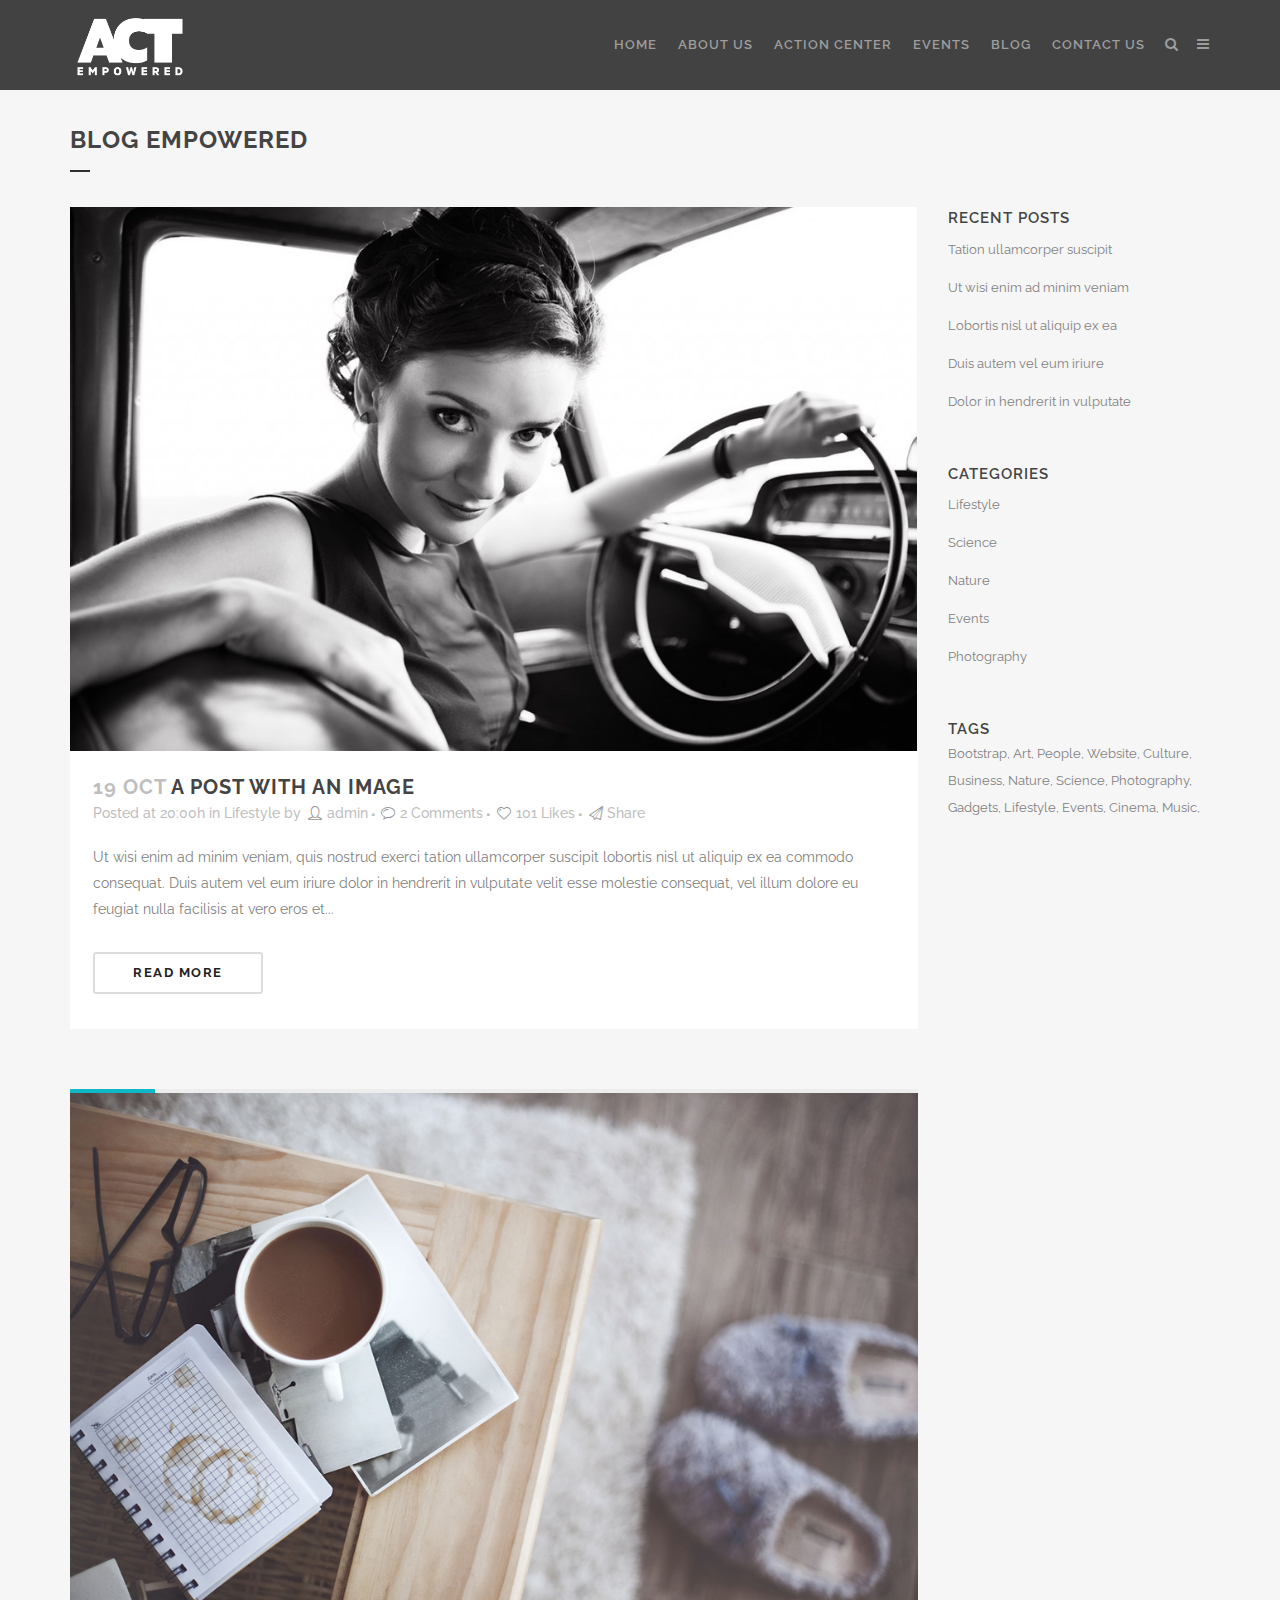
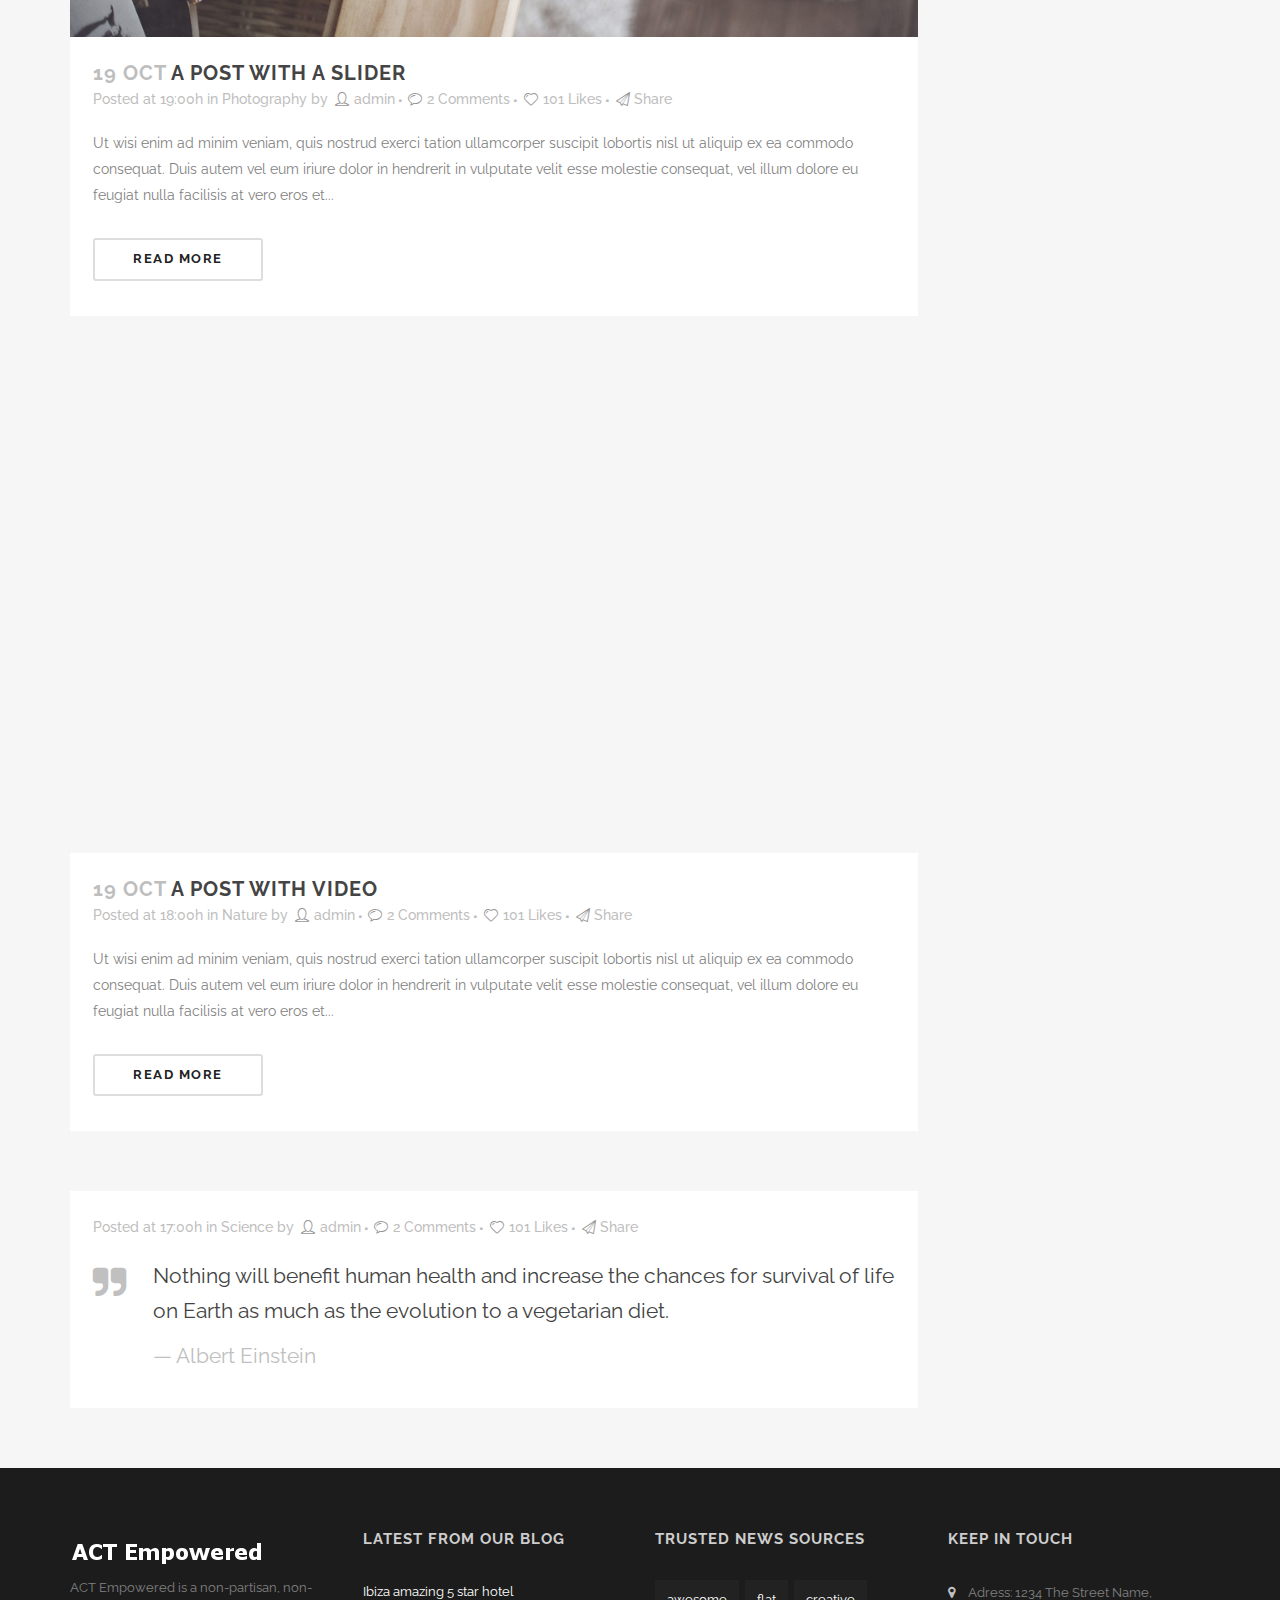
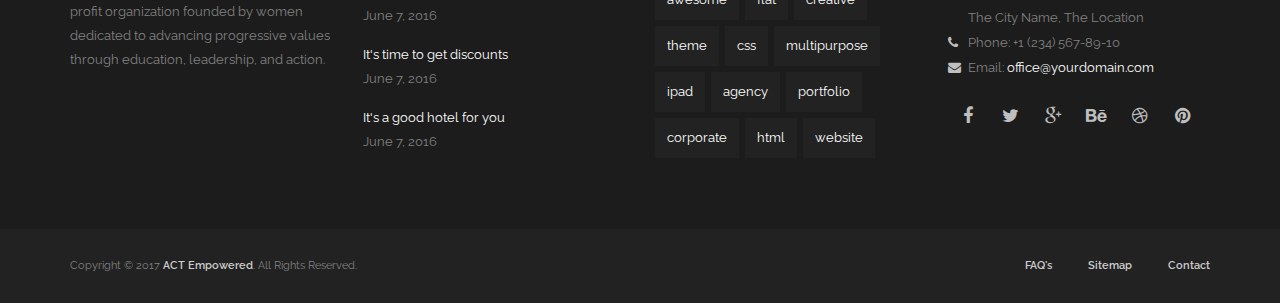
<file: blog.html>
<!DOCTYPE html>
<html lang="en">
  <head>
    <meta charset="utf-8">
    <meta http-equiv="X-UA-Compatible" content="IE=edge">
    <meta name="viewport" content="width=device-width, initial-scale=1">
    <!-- The above 3 meta tags *must* come first in the head; any other head content must come *after* these tags -->
    <meta name="description" content="">
    <meta name="author" content="">
    <link rel="icon" href="../../favicon.ico">

    <title>ACT Empowered | Blog</title>

    <!-- Custom styles for this template -->
    <link href="css/style.css" rel="stylesheet">


  </head>

  <body>
  
	<!-- start wrapper -->  
    <div class="wrapper">
	
    <!-- start header -->  
      <header class="header-standard"> 
      <div class="container">
      <div class="row">
        <div class="col-lg-4 col-md-4 col-sm-4">
        <ul class="logo-main">
          <li><a href="index.html" class="logo">
            <img src="img/Logo/LogoWhitePlain.png" alt="" />
        </a></li>
          </ul>
      </div>
        <div class="col-lg-8 col-md-8 col-sm-8">
        <ul class="second-nav">
          <li><a id="trigger-overlay" href="#"><i class="fa fa-search"></i></a></li>
          <li><a class="nav-toggler toggle-slide-right" href="#"><i class="fa fa-navicon"></i></a></li>
        </ul>     
        <nav class="nav">
          <ul>
            <li><a href="index.html">home</a></li>
            <li><a href="about.html">about us</a></li>
            <li><a href="services.html">action center</a></li>
            <li><a href="gallery.html">events</a></li>
            <li><a href="blog.html">blog</a></li>
            <!-- <li><a href="news.html">news</a></li> -->
            <li><a href="#" data-toggle="modal" data-target="#myModal">contact us</a></li>
              </ul>
        </nav>
      </div>        
      </div>
    </div>
    </header>
    <!-- end header -->  
	  
	  <!-- start main --> 
	  <div class="main grey">	  
	  
	    <!-- start page-wrapper -->		  
	    <div class="page-wrapper">
	      <div class="container">
		    <div class="page-title">
		    <h1>
		      Blog Empowered
		    </h1>
			<div class="line" style="margin: 15px 0 20px !important;"></div>
			</div>
		  </div>
		</div>
	    <!-- end page-wrapper -->			

		<div class="container">
		
		  <div class="row">
		  
		    <div class="col-lg-9 col-md-9 col-sm-9">
			
		      <div class="post">
			    <div class="post-thumbnail">
				  <img src="img/blog/b01.jpg" alt="" />
				</div>
				<div class="post-text">
				  <div class="post-title">
                    <h2>
                      <span class="date">19 Oct</span>
                      <a href="blog_post.html">A post with an image</a>
                    </h2>				
				  </div>
                  <div class="post_info">
                    <span class="time">Posted at 20:00h</span>
                    in
                    <a href="#">Lifestyle</a>
                    <span class="post_author">
                      by
                      <a class="post_author_link" href="#"><i class="icon-user" style="font-size: 14px; float: left; color: #989797; margin-right: 2px;"></i>admin</a>
                    </span>
                    <span class="dots">
                      <i class="fa fa-square"></i>
                    </span>
                    <a class="post_comments" href="#"><i class="icon-comment" style="font-size: 14px; float: left; color: #989797; margin-right: 2px;"></i>2 Comments</a>
                    <span class="dots">
                      <i class="fa fa-square"></i>
                    </span>
                    <div class="blog_like">
                      <a href="#"><i class="icon-heart" style="font-size: 14px; float: left; color: #989797; margin-right: 2px;"></i>
                        101
                        <span> Likes</span>
                      </a>
                    </div>
                    <span class="dots">
                      <i class="fa fa-square"></i>
                    </span>
                    <div class="blog_share">
                      <a href=""><i class="icon-paper-plane" style="font-size: 14px; float: left; color: #989797; margin-right: 2px;"></i>Share</a>
                    </div>	
			      </div>			  
			      <div class="post_details">
			        <p>Ut wisi enim ad minim veniam, quis nostrud exerci tation ullamcorper suscipit lobortis nisl ut aliquip ex ea commodo consequat. Duis autem vel eum iriure dolor in hendrerit in vulputate velit esse molestie consequat, vel illum dolore eu feugiat nulla facilisis at vero eros et...</p>
			      </div>
                  <div class="post_more">
                    <a class="btn btn-default" href="blog_post.html">read more</a>				  
			      </div>
			    </div>
		      </div>			
		
		      <div class="post">
			  
                <div id="post-slider" class="owl-carousel">

                  <div class="item"><img src="img/blog/b02.jpg" alt="" /></div>
                  <div class="item"><img src="img/blog/b03.jpg" alt="" /></div>
                  <div class="item"><img src="img/blog/b04.jpg" alt="" /></div>

                </div>
			  
				<div class="post-text">
				  <div class="post-title">
                    <h2>
                      <span class="date">19 Oct</span>
                      <a href="blog_post.html">A post with a slider</a>
                    </h2>				
				  </div>
                  <div class="post_info">
                    <span class="time">Posted at 19:00h</span>
                    in
                    <a href="#">Photography</a>
                    <span class="post_author">
                      by
                      <a class="post_author_link" href="#"><i class="icon-user" style="font-size: 14px; float: left; color: #989797; margin-right: 2px;"></i>admin</a>
                    </span>
                    <span class="dots">
                      <i class="fa fa-square"></i>
                    </span>
                    <a class="post_comments" href="#"><i class="icon-comment" style="font-size: 14px; float: left; color: #989797; margin-right: 2px;"></i>2 Comments</a>
                    <span class="dots">
                      <i class="fa fa-square"></i>
                    </span>
                    <div class="blog_like">
                      <a href="#"><i class="icon-heart" style="font-size: 14px; float: left; color: #989797; margin-right: 2px;"></i>
                        101
                        <span> Likes</span>
                      </a>
                    </div>
                    <span class="dots">
                      <i class="fa fa-square"></i>
                    </span>
                    <div class="blog_share">
                      <a href=""><i class="icon-paper-plane" style="font-size: 14px; float: left; color: #989797; margin-right: 2px;"></i>Share</a>
                    </div>	
			      </div>				  
			      <div class="post_details">
			        <p>Ut wisi enim ad minim veniam, quis nostrud exerci tation ullamcorper suscipit lobortis nisl ut aliquip ex ea commodo consequat. Duis autem vel eum iriure dolor in hendrerit in vulputate velit esse molestie consequat, vel illum dolore eu feugiat nulla facilisis at vero eros et...</p>
			      </div>
                  <div class="post_more">
                    <a class="btn btn-default" href="blog_post.html">read more</a>				  
			      </div>
			    </div>
		      </div>	

		      <div class="post">
                <div class="f_content embed-responsive embed-responsive-16by9">
                 <iframe class="embed-responsive-item" src="http://player.vimeo.com/video/87701971"></iframe>
                </div>
				<div class="post-text">
				  <div class="post-title">
                    <h2>
                      <span class="date">19 Oct</span>
                      <a href="blog_post.html">A post with video</a>
                    </h2>				
				  </div>
                  <div class="post_info">
                    <span class="time">Posted at 18:00h</span>
                    in
                    <a href="#">Nature</a>
                    <span class="post_author">
                      by
                      <a class="post_author_link" href="#"><i class="icon-user" style="font-size: 14px; float: left; color: #989797; margin-right: 2px;"></i>admin</a>
                    </span>
                    <span class="dots">
                      <i class="fa fa-square"></i>
                    </span>
                    <a class="post_comments" href="#"><i class="icon-comment" style="font-size: 14px; float: left; color: #989797; margin-right: 2px;"></i>2 Comments</a>
                    <span class="dots">
                      <i class="fa fa-square"></i>
                    </span>
                    <div class="blog_like">
                      <a href="#"><i class="icon-heart" style="font-size: 14px; float: left; color: #989797; margin-right: 2px;"></i>
                        101
                        <span> Likes</span>
                      </a>
                    </div>
                    <span class="dots">
                      <i class="fa fa-square"></i>
                    </span>
                    <div class="blog_share">
                      <a href=""><i class="icon-paper-plane" style="font-size: 14px; float: left; color: #989797; margin-right: 2px;"></i>Share</a>
                    </div>	
			      </div>				  
			      <div class="post_details">
			        <p>Ut wisi enim ad minim veniam, quis nostrud exerci tation ullamcorper suscipit lobortis nisl ut aliquip ex ea commodo consequat. Duis autem vel eum iriure dolor in hendrerit in vulputate velit esse molestie consequat, vel illum dolore eu feugiat nulla facilisis at vero eros et...</p>
			      </div>
                  <div class="post_more">
                    <a class="btn btn-default" href="blog_post.html">read more</a>				  
			      </div>
			    </div>
		      </div>
			  <!-- end post -->
			  
		      <div class="post">

				<div class="post-text">
                  <div class="post_info">
                    <span class="time">Posted at 17:00h</span>
                    in
                    <a href="#">Science</a>
                    <span class="post_author">
                      by
                      <a class="post_author_link" href="#"><i class="icon-user" style="font-size: 14px; float: left; color: #989797; margin-right: 2px;"></i>admin</a>
                    </span>
                    <span class="dots">
                      <i class="fa fa-square"></i>
                    </span>
                    <a class="post_comments" href="#"><i class="icon-comment" style="font-size: 14px; float: left; color: #989797; margin-right: 2px;"></i>2 Comments</a>
                    <span class="dots">
                      <i class="fa fa-square"></i>
                    </span>
                    <div class="blog_like">
                      <a href="#"><i class="icon-heart" style="font-size: 14px; float: left; color: #989797; margin-right: 2px;"></i>
                        101
                        <span> Likes</span>
                      </a>
                    </div>
                    <span class="dots">
                      <i class="fa fa-square"></i>
                    </span>
                    <div class="blog_share">
                      <a href=""><i class="icon-paper-plane" style="font-size: 14px; float: left; color: #989797; margin-right: 2px;"></i>Share</a>
                    </div>	
			      </div>			  
			      <div class="post_details">
                    <i class="qoute_mark fa fa-quote-right pull-left"></i>
                    <div class="post_title">
                      <p>
                        <a href="#"> Nothing will benefit human health and increase the chances for survival of life on Earth as much as the evolution to a vegetarian diet. </a>
                      </p>
                      <span class="quote_author">— Albert Einstein</span>
                    </div>
			      </div>

			    </div>
		      </div>				  
			
		    </div>
			
		    <div class="col-lg-3 col-md-3 col-sm-3">
			
			  <!-- start sidebar -->		
		      <aside class="sidebar">
			  
			    <div id="recent-posts" class="widget posts_holder">
                  <h5>Recent Posts</h5>
                  <ul>
                    <li>
                      <a href="#">Tation ullamcorper suscipit </a>
                    </li>
                    <li>
                      <a href="#">Ut wisi enim ad minim veniam</a>
                    </li>
                    <li>
                      <a href="#">Lobortis nisl ut aliquip ex ea</a>
                    </li>
                    <li>
                      <a href="#">Duis autem vel eum iriure</a>
                    </li>
                    <li>
                      <a href="#">Dolor in hendrerit in vulputate</a>
                    </li>
                  </ul>
                </div>

                <div id="categories" class="widget posts_holder">
                  <h5>Categories</h5>
                  <ul>
                    <li class="cat-item">
                      <a href="#">Lifestyle</a>
                    </li>
                    <li class="cat-item">
                      <a href="#">Science</a>
                    </li>
                    <li class="cat-item">
                      <a href="#">Nature</a>
                    </li>
                    <li class="cat-item">
                      <a href="#">Events</a>
                    </li>
                    <li class="cat-item">
                      <a href="#">Photography</a>
                    </li>
                  </ul>
                </div>

                <div id="tag_cloud" class="widget posts_holder">
                  <h5>Tags</h5>
                  <div class="tagcloud">
                    <a href="#">Bootstrap</a>
                    <a href="#">Art</a>
                    <a href="#">People</a>
                    <a href="#">Website</a>
                    <a href="#">Culture</a>
                    <a href="#">Business</a>					
                    <a href="#">Nature</a>
                    <a href="#">Science</a>
                    <a href="#">Photography</a>
                    <a href="#">Gadgets</a>
                    <a href="#">Lifestyle</a>
                    <a href="#">Events</a>
                    <a href="#">Cinema</a>
                    <a href="#">Music</a>
                  </div>
                </div>
				
			  </aside>
			  <!-- end sidebar -->
			  
		    </div>		
			
		  </div>
		  
		</div>			
		
	  </div>
	  <!-- end main -->	
	  
	  <!-- start footer -->    
    <footer class="footer">  
    <!-- start footer-top -->     
      <div class="footer-top">    
        <div class="container">     
          <div class="row">     
            <div class="col-lg-3 col-md-3 col-sm-3 col-xs-12">
              <a class="logo-foot" href="index.html"><img src="img/Logo/logo_light_temp.png" alt="" /></a>
        <p class="text-widget">
          ACT Empowered is a non-partisan, non-profit organization founded by women dedicated to advancing progressive values through education, leadership, and action.
        </p>        
          </div>        
            <div class="col-lg-3 col-md-3 col-sm-3 col-xs-12">
              <h5 class="widget-title">Latest From Our Blog</h5>  
        <ul class="post-list">
          <li>
            <a href="#">Ibiza amazing 5 star hotel</a>
          <p class="date">
            June 7, 2016
          </p>
          </li>
          <li>
            <a href="#">It's time to get discounts</a>
          <p class="date">
            June 7, 2016
          </p>
          </li>
          <li>
            <a href="#">It's a good hotel for you</a>
          <p class="date">
            June 7, 2016
          </p>
          </li>         
        </ul>         
          </div>        
            <div class="col-lg-3 col-md-3 col-sm-3 col-xs-12">
              <h5 class="widget-title">trusted news sources</h5>    
        <div class="tags">
          <div class="tag"><a href="">awesome</a></div>
          <div class="tag"><a href="">flat</a></div>
          <div class="tag"><a href="">creative</a></div>
          <div class="tag"><a href="">theme</a></div>
          <div class="tag"><a href="">css</a></div>
          <div class="tag"><a href="">multipurpose</a></div>
          <div class="tag"><a href="">ipad</a></div>
          <div class="tag"><a href="">agency</a></div>
          <div class="tag"><a href="">portfolio</a></div>
          <div class="tag"><a href="">corporate</a></div>
          <div class="tag"><a href="">html</a></div>
          <div class="tag"><a href="">website</a></div>
          </div>          
          </div>        
            <div class="col-lg-3 col-md-3 col-sm-3 col-xs-12">
              <h5 class="widget-title">Keep in Touch</h5>
          <ul class="footer-contact">
            <li>
            <i class="fa fa-map-marker"></i>
            <span>
              Adress: 1234 The Street Name, <br>
            The City Name, The Location 
            </span>
          </li>
            <li>
            <i class="fa fa-phone"></i>
            <span>
              Phone: +1 (234) 567-89-10
            </span>
          </li> 
            <li>
            <i class="fa fa-envelope"></i>
            <span>Email: <a href="mailto:#">office@yourdomain.com</a></span>
          </li>       
          </ul> 
        <ul class="footer-social">
          <li><a href="#"><i class="fa fa-facebook"></i></a></li>
          <li><a href="#"><i class="fa fa-twitter"></i></a></li>
          <li><a href="#"><i class="fa fa-google-plus"></i></a></li>
          <li><a href="#"><i class="fa fa-behance"></i></a></li>
          <li><a href="#"><i class="fa fa-dribbble"></i></a></li>
          <li><a href="#"><i class="fa fa-pinterest"></i></a></li>
        </ul>         
          </div>        
        </div>      
      </div>      
    </div>
    <!-- end footer-top -->   
    <!-- start footer-bottom -->    
      <div class="footer-bottom">   
        <div class="container">     
          <div class="row">     
            <div class="col-lg-6 col-md-6 col-sm-6 col-xs-12">
          <p>
            Copyright &copy; 2017 <a href="#">ACT Empowered</a>. All Rights Reserved.
          </p>    
          </div>        
            <div class="col-lg-6 col-md-6 col-sm-6 col-xs-12">
          <ul class="footer-menu">
            <li><a href="#">FAQ's</a></li>
            <li><a href="#">Sitemap</a></li>
            <li><a href="#">Contact</a></li>
          </ul>   
          </div>        
        </div>      
      </div>      
    </div>    
    <!-- end footer-bottom -->
    </footer>
    <!-- end footer -->  
	  
	</div>
	<!-- end wrapper -->
	
    <!-- start modal -->
    <div class="modal fade" id="myModal" tabindex="-1" role="dialog" aria-labelledby="myModalLabel">
      <div class="modal-dialog" role="document">  
        <div class="modal-content">	
          <div class="modal-header">
	        <div class="form-top-left ">
              <h4 class="modal-title" id="myModalLabel">Contact us</h4>
		      <p class="modal-subtitle">Fill in the form bellow to send us a message:</p>
            </div>
            <div class="form-top-right">
              <i class="fa fa-envelope"></i>
            </div>
          </div>	  
          <div class="modal-body">	  
            <!-- contacts -->
            <div id="contacts">	  
              <div class="row">			
                <!-- alignment -->
	            <div class="col-lg-12 col-md-12 col-sm-12">
	              <!-- form itself -->
                  <form name="sentMessage" class="" id="contactForm" novalidate>
		            <div class="control-group">
                      <div class="controls">
			            <input type="text" class="form-control" placeholder="Full Name" id="name" required data-validation-required-message="Please enter your name" />
			            <p class="help-block"></p>
		              </div>
	                </div>			 
                    <div class="control-group">
                      <div class="controls">
			            <input type="email" class="form-control" placeholder="Email" id="email" required data-validation-required-message="Please enter your email" />
		              </div>
	                </div>			  
                    <div class="control-group">
                      <div class="controls">
		                <textarea rows="10" cols="100" class="form-control" placeholder="Message" id="message" required data-validation-required-message="Please enter your message" minlength="5" data-validation-minlength-message="Min 5 characters" maxlength="999" style="resize:none"></textarea>
		              </div>
                    </div>			   
	                <div id="success"> </div> <!-- For success/fail messages -->		 
	                <button type="submit" class="btn btn-primary pull-left">Send message</button><br>		
                  </form>		  
	            </div>	
              </div>	  
            </div>	
          </div>	  
        </div>	
      </div>  
    </div>	
    <!-- end modal -->		
    	
	<!-- start overlay -->
	<div class="overlay overlay-scale">
	  <button type="button" class="overlay-close">Close</button>
	  <div class="container">
        <form id="header-search-form" class="center-block" method="get" action="#">
          <input id="header-search" type="text" onblur="if (this.value == '')this.value = 'Start Typing...';" onfocus="if (this.value == 'Start Typing...')this.value = '';" autocomplete="off" style="height:150px;" value="Start Typing..." name="s">
        </form>
	  </div>	
	</div>	  
	<!-- end overlay -->  
	
	<!-- start slide menu -->  
    <nav class="menu slide-menu-right"> 
      <div style="height: 30px; clear: both;"></div>    
      <a class="close-menu" href="#"><i class="fa fa-close"></i></a>
      <h6>Menu</h6>
        <ul>
          <li><a href="index.html"><i class="fa fa-home" style=""></i>Home</a></li>
          <li><a href="about.html"><i class="fa fa-users" style=""></i>About Us</a></li>
          <li><a href="services.html"><i class="fa fa-star-o" style=""></i>Action Center</a></li>
          <li><a href="gallery.html"><i class="fa fa-briefcase" style=""></i>Events</a></li>
          <li><a href="blog.html"><i class="fa fa-file-text-o" style=""></i>Blog</a></li>
          <li><a href="news.html"><i class="fa fa-newspaper-o" style=""></i>News</a></li>
          <li><a href="#" data-toggle="modal" data-target="#myModal"><i class="fa fa-phone" style=""></i>Contact Us</a></li>
        </ul> 
      <div style="height: 20px; clear: both;"></div>  
      <ul class="social-places">
      <li><a href="#"><i class="fa fa-facebook"></i></a></li>
      <li><a href="#"><i class="fa fa-twitter"></i></a></li>
      <li><a href="#"><i class="fa fa-google-plus"></i></a></li>
        <li><a href="#"><i class="fa fa-behance"></i></a></li>
      <li><a href="#"><i class="fa fa-dribbble"></i></a></li>
      <li><a href="#"><i class="fa fa-pinterest"></i></a></li>
      </ul>     
    </nav>  
  <!-- end slide menu -->

	
    <!-- JavaScript
    ================================================== -->
    <!-- Placed at the end of the document so the pages load faster -->
    <script src="js/jquery.min.js"></script>
    <script src="js/bootstrap.min.js"></script>	
    <script src="js/modernizr.custom.js"></script>	
    <!-- slide menu -->
    <script src="js/classie.js"></script>
    <script src="js/nav.js"></script>
	<!-- overlay effect -->	
	<script src="js/demo1.js"></script>		
    <!-- owl carousel -->
    <script src="js/owl.carousel.js"></script>		
	<!-- google like effect -->		
	<script src="js/grid.js"></script>	
	<!-- contact form -->
    <script src="js/jqBootstrapValidation.js"></script>
    <script src="js/contact_me.js"></script>
    <!-- typer script-->
    <script src="js/jquery.typer.js"></script>
	<!-- custom js -->	
    <script src="js/custom.js"></script> 	

  </body>
</html>
</file>
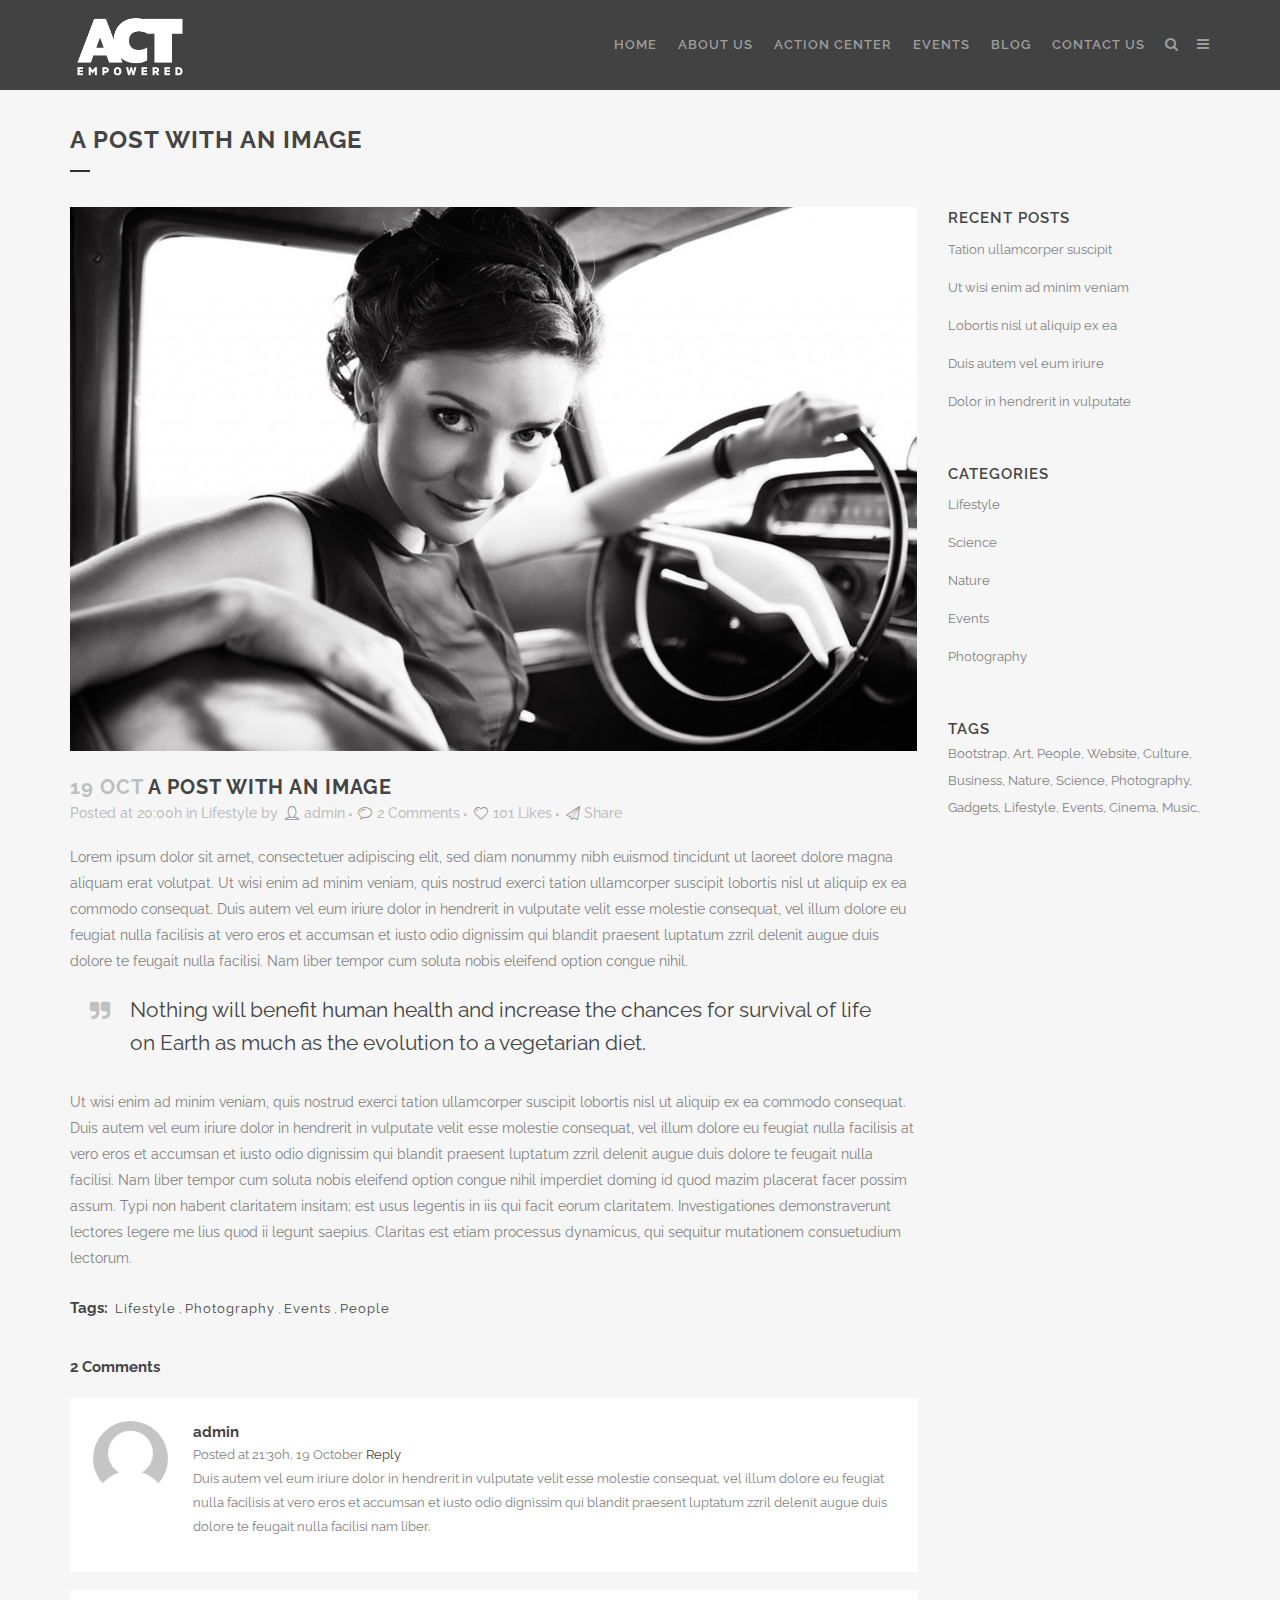
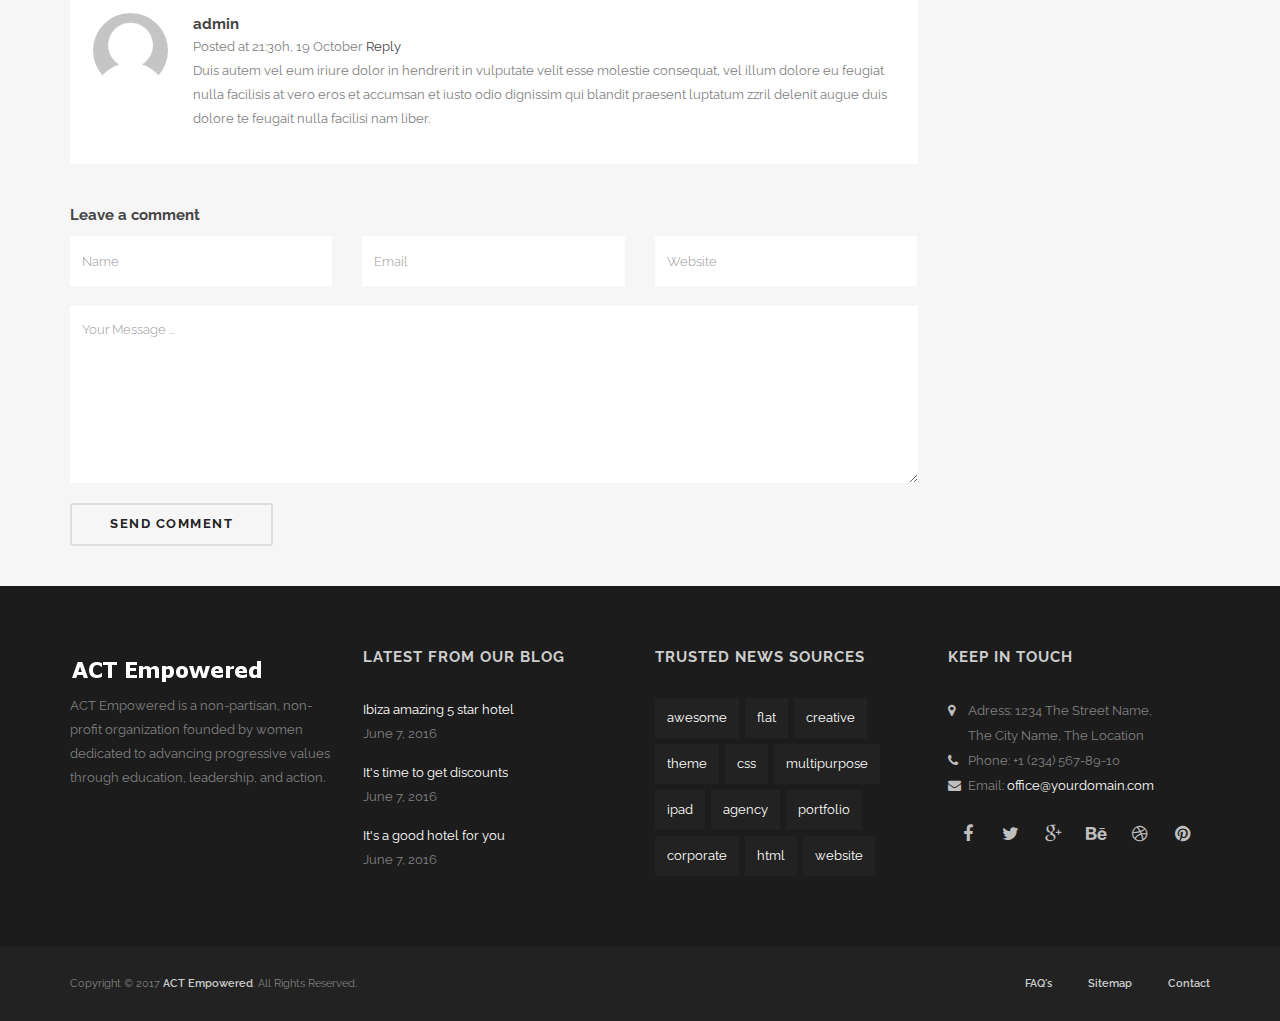
<file: blog_post.html>
<!DOCTYPE html>
<html lang="en">
  <head>
    <meta charset="utf-8">
    <meta http-equiv="X-UA-Compatible" content="IE=edge">
    <meta name="viewport" content="width=device-width, initial-scale=1">
    <!-- The above 3 meta tags *must* come first in the head; any other head content must come *after* these tags -->
    <meta name="description" content="">
    <meta name="author" content="">
    <link rel="icon" href="../../favicon.ico">

    <title>ACT Empowered | Blog</title>

    <!-- Custom styles for this template -->
    <link href="css/style.css" rel="stylesheet">


  </head>

  <body>
  
	<!-- start wrapper -->  
    <div class="wrapper">
	
	  <!-- start header -->	 
      <header class="header-standard">	
	    <div class="container">
		  <div class="row">
		    <div class="col-lg-4 col-md-4 col-sm-4">
		    <ul class="logo-main">
	        <li><a href="index.html" class="logo">
	          <img src="img/Logo/LogoWhitePlain.png" alt="" />
		    </a></li>
	        </ul>
			</div>
		    <div class="col-lg-8 col-md-8 col-sm-8">
		    <ul class="second-nav">
		  	  <li><a id="trigger-overlay" href="#"><i class="fa fa-search"></i></a></li>
		      <li><a class="nav-toggler toggle-slide-right" href="#"><i class="fa fa-navicon"></i></a></li>
		    </ul>			
		    <nav class="nav">
		      <ul>
		        <li><a href="index.html">home</a></li>
		        <li><a href="about.html">about us</a></li>
		        <li><a href="services.html">action center</a></li>
		        <li><a href="gallery.html">events</a></li>
		        <li><a href="blog.html">blog</a></li>
		        <!-- <li><a href="news.html">news</a></li> -->
		        <li><a href="#" data-toggle="modal" data-target="#myModal">contact us</a></li>
              </ul>
		    </nav>
			</div>				
		  </div>
		</div>
	  </header>
	  <!-- end header -->  
	  
	  <!-- start main --> 
	  <div class="main grey">	  
	  
	    <!-- start page-wrapper -->		  
	    <div class="page-wrapper">
	      <div class="container">
		    <div class="page-title">
		    <h1>
		       A post with an image 
		    </h1>
			<div class="line" style="margin: 15px 0 20px !important;"></div>
			</div>
		  </div>
		</div>
	    <!-- end page-wrapper -->			

		<div class="container">
		
		  <div class="row">
		  
		    <div class="col-lg-9 col-md-9 col-sm-9">
			
			  <!-- start post -->
		      <div class="post" style="margin-bottom: 0;">
			  
			    <div class="post-thumbnail">
				  <img src="img/blog/b01.jpg" alt="" />
				</div>
				
				<div class="post-text-grey">
				  <div class="post-title">
                    <h2>
                      <span class="date">19 Oct</span>
                      <a title="Transitions In UX Design" href="#">A post with an image</a>
                    </h2>				
				  </div>
                  <div class="post_info">
                    <span class="time">Posted at 20:00h</span>
                    in
                    <a href="#">Lifestyle</a>
                    <span class="post_author">
                      by
                      <a class="post_author_link" href="#"><i class="icon-user" style="font-size: 14px; float: left; color: #989797; margin-right: 2px;"></i>admin</a>
                    </span>
                    <span class="dots">
                      <i class="fa fa-square"></i>
                    </span>
                    <a class="post_comments" href="#"><i class="icon-comment" style="font-size: 14px; float: left; color: #989797; margin-right: 2px;"></i>2 Comments</a>
                    <span class="dots">
                      <i class="fa fa-square"></i>
                    </span>
                    <div class="blog_like">
                      <a href="#"><i class="icon-heart" style="font-size: 14px; float: left; color: #989797; margin-right: 2px;"></i>
                        101
                        <span> Likes</span>
                      </a>
                    </div>
                    <span class="dots">
                      <i class="fa fa-square"></i>
                    </span>
                    <div class="blog_share">
                      <a href=""><i class="icon-paper-plane" style="font-size: 14px; float: left; color: #989797; margin-right: 2px;"></i>Share</a>
                    </div>	
			      </div>			  
			      <div class="post_details">
			        <p>Lorem ipsum dolor sit amet, consectetuer adipiscing elit, sed diam nonummy nibh euismod tincidunt ut laoreet dolore magna aliquam erat volutpat. Ut wisi enim ad minim veniam, quis nostrud exerci tation ullamcorper suscipit lobortis nisl ut aliquip ex ea commodo consequat. Duis autem vel eum iriure dolor in hendrerit in vulputate velit esse molestie consequat, vel illum dolore eu feugiat nulla facilisis at vero eros et accumsan et iusto odio dignissim qui blandit praesent luptatum zzril delenit augue duis dolore te feugait nulla facilisi. Nam liber tempor cum soluta nobis eleifend option congue nihil.</p>
                    <blockquote>
                      <i class="fa fa-quote-right pull-left" style=""></i>
                      <h5>Nothing will benefit human health and increase the chances for survival of life on Earth as much as the evolution to a vegetarian diet. </h5>
                    </blockquote>
                    <p>Ut wisi enim ad minim veniam, quis nostrud exerci tation ullamcorper suscipit lobortis nisl ut aliquip ex ea commodo consequat. Duis autem vel eum iriure dolor in hendrerit in vulputate velit esse molestie consequat, vel illum dolore eu feugiat nulla facilisis at vero eros et accumsan et iusto odio dignissim qui blandit praesent luptatum zzril delenit augue duis dolore te feugait nulla facilisi. Nam liber tempor cum soluta nobis eleifend option congue nihil imperdiet doming id quod mazim placerat facer possim assum. Typi non habent claritatem insitam; est usus legentis in iis qui facit eorum claritatem. Investigationes demonstraverunt lectores legere me lius quod ii legunt saepius. Claritas est etiam processus dynamicus, qui sequitur mutationem consuetudium lectorum.</p>
				  </div>
				  
                  <div class="single_tags">
                      <h5>Tags:</h5>
                      <a href="#">Lifestyle</a>
                      ,
                      <a href="#">Photography</a>
                      ,
                      <a href="#">Events</a>
                      ,
                      <a href="#">People</a>
                  </div>				  

			    </div>
				<!-- end post-text-grey -->

		      </div>
			  <!-- end post -->
			  
			  <!-- start comments -->
			  <div class="comments">
			  
			    <div class="comment_number">				
				  <h5>2 Comments</h5>				  
				</div>
				
				<ul class="comment-list">
				  <li>
				    <div class="comment-box">
				      <div class="avatar-img">
					    <img src="img/blog/avatar.png" alt="" />
					  </div>
					  <div class="text">
                        <h5 class="name">admin</h5>
						<span class="comment_date">Posted at 21:30h, 19 October</span>
						<a class="comment-reply" href="#">Reply</a>
						<div class="comment">
                          <p>Duis autem vel eum iriure dolor in hendrerit in vulputate velit esse molestie consequat, vel illum dolore eu feugiat nulla facilisis at vero eros et accumsan et iusto odio dignissim qui blandit praesent luptatum zzril delenit augue duis dolore te feugait nulla facilisi nam liber.</p>
                        </div>
                      </div>
					</div>
				  </li>
				  <li>
				    <div class="comment-box">
				      <div class="avatar-img">
					    <img src="img/blog/avatar.png" alt="" />
					  </div>
					  <div class="text">
                        <h5 class="name">admin</h5>
						<span class="comment_date">Posted at 21:30h, 19 October</span>
						<a class="comment-reply" href="#">Reply</a>
						<div class="comment">
                          <p>Duis autem vel eum iriure dolor in hendrerit in vulputate velit esse molestie consequat, vel illum dolore eu feugiat nulla facilisis at vero eros et accumsan et iusto odio dignissim qui blandit praesent luptatum zzril delenit augue duis dolore te feugait nulla facilisi nam liber.</p>
                        </div>
                      </div>
					</div>
				  </li>				  
				</ul>
				
			  </div>
			  <!-- end comments -->
			  
			  <!-- start comments_form -->			  
              <div class="comments_form">
			  
                <h5>Leave a comment</h5>
				
				<div class="m30"></div>
				
				<form id="comments_form" name="comments_form" class="row" method="post">

                  <div class="col-lg-4 col-md-4 col-sm-4 col-xs-12">
                    <input type="text" name="comments_form_name" id="comments_form_name" class="form-control" placeholder="Name"> 
                  </div>
								
                  <div class="col-lg-4 col-md-4 col-sm-4 col-xs-12">
                    <input type="text" name="comments_form_email" id="comments_form_email" class="form-control" placeholder="Email"> 
                  </div>
								
                  <div class="col-lg-4 col-md-4 col-sm-4 col-xs-12">
                    <input type="text" name="comments_form_website" id="comments_form_website" class="form-control" placeholder="Website">
                  </div>		

                  <div class="col-lg-12 col-md-12 col-sm-12 col-xs-12">
                    <textarea class="form-control" name="comments_form_comments" id="comments_form_comments" rows="6" placeholder="Your Message ..."></textarea>
                  </div>

					  
                  <div class="col-lg-12 col-md-12 col-sm-12 col-xs-12">
                    <input type="submit" value="Send comment" id="comments_form_submit" class="btn btn-default">
                  </div>
							
                </form>
				
              </div>
              <!-- end comments_Form -->					  
			
		    </div>
			
		    <div class="col-lg-3 col-md-3 col-sm-3">
			
			  <!-- start sidebar -->		
		      <aside class="sidebar">
			  
			    <div id="recent-posts" class="widget posts_holder">
                  <h5>Recent Posts</h5>
                  <ul>
                    <li>
                      <a href="#">Tation ullamcorper suscipit </a>
                    </li>
                    <li>
                      <a href="#">Ut wisi enim ad minim veniam</a>
                    </li>
                    <li>
                      <a href="#">Lobortis nisl ut aliquip ex ea</a>
                    </li>
                    <li>
                      <a href="#">Duis autem vel eum iriure</a>
                    </li>
                    <li>
                      <a href="#">Dolor in hendrerit in vulputate</a>
                    </li>
                  </ul>
                </div>

                <div id="categories" class="widget posts_holder">
                  <h5>Categories</h5>
                  <ul>
                    <li class="cat-item">
                      <a href="#">Lifestyle</a>
                    </li>
                    <li class="cat-item">
                      <a href="#">Science</a>
                    </li>
                    <li class="cat-item">
                      <a href="#">Nature</a>
                    </li>
                    <li class="cat-item">
                      <a href="#">Events</a>
                    </li>
                    <li class="cat-item">
                      <a href="#">Photography</a>
                    </li>
                  </ul>
                </div>

                <div id="tag_cloud" class="widget posts_holder">
                  <h5>Tags</h5>
                  <div class="tagcloud">
                    <a href="#">Bootstrap</a>
                    <a href="#">Art</a>
                    <a href="#">People</a>
                    <a href="#">Website</a>
                    <a href="#">Culture</a>
                    <a href="#">Business</a>					
                    <a href="#">Nature</a>
                    <a href="#">Science</a>
                    <a href="#">Photography</a>
                    <a href="#">Gadgets</a>
                    <a href="#">Lifestyle</a>
                    <a href="#">Events</a>
                    <a href="#">Cinema</a>
                    <a href="#">Music</a>
                  </div>
                </div>
				
			  </aside>
			  <!-- end sidebar -->
			  
		    </div>		
			
		  </div>
		  
		</div>			
		
	  </div>
	  <!-- end main -->	
	  
	  <!-- start footer -->	  
	  <footer class="footer">	 
		<!-- start footer-top -->		  
	    <div class="footer-top">		
	      <div class="container">		  
	        <div class="row">			
	          <div class="col-lg-3 col-md-3 col-sm-3 col-xs-12">
	            <a class="logo-foot" href="index.html"><img src="img/Logo/logo_light_temp.png" alt="" /></a>
				<p class="text-widget">
				  ACT Empowered is a non-partisan, non-profit organization founded by women dedicated to advancing progressive values through education, leadership, and action.
				</p>				
		      </div>			  
	          <div class="col-lg-3 col-md-3 col-sm-3 col-xs-12">
	            <h5 class="widget-title">Latest From Our Blog</h5>	
				<ul class="post-list">
				  <li>
				    <a href="#">Ibiza amazing 5 star hotel</a>
					<p class="date">
					  June 7, 2016
					</p>
				  </li>
				  <li>
				    <a href="#">It's time to get discounts</a>
					<p class="date">
					  June 7, 2016
					</p>
				  </li>
				  <li>
				    <a href="#">It's a good hotel for you</a>
					<p class="date">
					  June 7, 2016
					</p>
				  </li>				  
				</ul>					
		      </div>			  
	          <div class="col-lg-3 col-md-3 col-sm-3 col-xs-12">
	            <h5 class="widget-title">trusted news sources</h5>		
				<div class="tags">
			    <div class="tag"><a href="">awesome</a></div>
			    <div class="tag"><a href="">flat</a></div>
			    <div class="tag"><a href="">creative</a></div>
			    <div class="tag"><a href="">theme</a></div>
			    <div class="tag"><a href="">css</a></div>
			    <div class="tag"><a href="">multipurpose</a></div>
			    <div class="tag"><a href="">ipad</a></div>
			    <div class="tag"><a href="">agency</a></div>
			    <div class="tag"><a href="">portfolio</a></div>
			    <div class="tag"><a href="">corporate</a></div>
			    <div class="tag"><a href="">html</a></div>
			    <div class="tag"><a href="">website</a></div>
			    </div>					
		      </div>			  
	          <div class="col-lg-3 col-md-3 col-sm-3 col-xs-12">
	            <h5 class="widget-title">Keep in Touch</h5>
			    <ul class="footer-contact">
			      <li>
				    <i class="fa fa-map-marker"></i>
				    <span>
				      Adress: 1234 The Street Name, <br>
					  The City Name, The Location 
				    </span>
				  </li>
			      <li>
				    <i class="fa fa-phone"></i>
				    <span>
				      Phone: +1 (234) 567-89-10
				    </span>
				  </li>	
			      <li>
				    <i class="fa fa-envelope"></i>
				    <span>Email: <a href="mailto:#">office@yourdomain.com</a></span>
				  </li>				
			    </ul>	
				<ul class="footer-social">
				  <li><a href="#"><i class="fa fa-facebook"></i></a></li>
				  <li><a href="#"><i class="fa fa-twitter"></i></a></li>
				  <li><a href="#"><i class="fa fa-google-plus"></i></a></li>
				  <li><a href="#"><i class="fa fa-behance"></i></a></li>
				  <li><a href="#"><i class="fa fa-dribbble"></i></a></li>
				  <li><a href="#"><i class="fa fa-pinterest"></i></a></li>
				</ul>				  
		      </div>			  
		    </div>			
		  </div>		  
		</div>
		<!-- end footer-top -->		
		<!-- start footer-bottom -->		
	    <div class="footer-bottom">		
	      <div class="container">		  
	        <div class="row">			
	          <div class="col-lg-6 col-md-6 col-sm-6 col-xs-12">
			    <p>
			      Copyright &copy; 2017 <a href="#">ACT Empowered</a>. All Rights Reserved.
			    </p>		
		      </div>			  
	          <div class="col-lg-6 col-md-6 col-sm-6 col-xs-12">
			    <ul class="footer-menu">
			      <li><a href="#">FAQ's</a></li>
			      <li><a href="#">Sitemap</a></li>
			      <li><a href="#">Contact</a></li>
			    </ul>		
		      </div>			  
		    </div>			
		  </div>		  
		</div>		
		<!-- end footer-bottom -->
	  </footer>
	  <!-- end footer -->	 
	  
	</div>
	<!-- end wrapper -->
	
    <!-- start modal -->
    <div class="modal fade" id="myModal" tabindex="-1" role="dialog" aria-labelledby="myModalLabel">
      <div class="modal-dialog" role="document">  
        <div class="modal-content">	
          <div class="modal-header">
	        <div class="form-top-left ">
              <h4 class="modal-title" id="myModalLabel">Contact us</h4>
		      <p class="modal-subtitle">Fill in the form bellow to send us a message:</p>
            </div>
            <div class="form-top-right">
              <i class="fa fa-envelope"></i>
            </div>
          </div>	  
          <div class="modal-body">	  
            <!-- contacts -->
            <div id="contacts">	  
              <div class="row">			
                <!-- alignment -->
	            <div class="col-lg-12 col-md-12 col-sm-12">
	              <!-- form itself -->
                  <form name="sentMessage" class="" id="contactForm" novalidate>
		            <div class="control-group">
                      <div class="controls">
			            <input type="text" class="form-control" placeholder="Full Name" id="name" required data-validation-required-message="Please enter your name" />
			            <p class="help-block"></p>
		              </div>
	                </div>			 
                    <div class="control-group">
                      <div class="controls">
			            <input type="email" class="form-control" placeholder="Email" id="email" required data-validation-required-message="Please enter your email" />
		              </div>
	                </div>			  
                    <div class="control-group">
                      <div class="controls">
		                <textarea rows="10" cols="100" class="form-control" placeholder="Message" id="message" required data-validation-required-message="Please enter your message" minlength="5" data-validation-minlength-message="Min 5 characters" maxlength="999" style="resize:none"></textarea>
		              </div>
                    </div>			   
	                <div id="success"> </div> <!-- For success/fail messages -->		 
	                <button type="submit" class="btn btn-primary pull-left">Send message</button><br>		
                  </form>		  
	            </div>	
              </div>	  
            </div>	
          </div>	  
        </div>	
      </div>  
    </div>	
    <!-- end modal -->		
    	
	<!-- start overlay -->
	<div class="overlay overlay-scale">
	  <button type="button" class="overlay-close">Close</button>
	  <div class="container">
        <form id="header-search-form" class="center-block" method="get" action="#">
          <input id="header-search" type="text" onblur="if (this.value == '')this.value = 'Start Typing...';" onfocus="if (this.value == 'Start Typing...')this.value = '';" autocomplete="off" style="height:150px;" value="Start Typing..." name="s">
        </form>
	  </div>	
	</div>	  
	<!-- end overlay -->  
	
	<!-- start slide menu -->  
    <nav class="menu slide-menu-right">	
      <div style="height: 30px; clear: both;"></div>	  
      <a class="close-menu" href="#"><i class="fa fa-close"></i></a>
      <h6>Menu</h6>
        <ul>
          <li><a href="index.html"><i class="fa fa-home" style=""></i>Home</a></li>
          <li><a href="about.html"><i class="fa fa-users" style=""></i>About Us</a></li>
          <li><a href="services.html"><i class="fa fa-star-o" style=""></i>Action Center</a></li>
          <li><a href="gallery.html"><i class="fa fa-briefcase" style=""></i>Events</a></li>
          <li><a href="blog.html"><i class="fa fa-file-text-o" style=""></i>Blog</a></li>
          <li><a href="news.html"><i class="fa fa-newspaper-o" style=""></i>News</a></li>
          <li><a href="#" data-toggle="modal" data-target="#myModal"><i class="fa fa-phone" style=""></i>Contact Us</a></li>
        </ul>	
      <div style="height: 20px; clear: both;"></div>	
      <ul class="social-places">
	    <li><a href="#"><i class="fa fa-facebook"></i></a></li>
	    <li><a href="#"><i class="fa fa-twitter"></i></a></li>
	    <li><a href="#"><i class="fa fa-google-plus"></i></a></li>
        <li><a href="#"><i class="fa fa-behance"></i></a></li>
	    <li><a href="#"><i class="fa fa-dribbble"></i></a></li>
	    <li><a href="#"><i class="fa fa-pinterest"></i></a></li>
      </ul>		  
    </nav> 	
	<!-- end slide menu -->

	
    <!-- JavaScript
    ================================================== -->
    <!-- Placed at the end of the document so the pages load faster -->
    <script src="js/jquery.min.js"></script>
    <script src="js/bootstrap.min.js"></script>	
    <script src="js/modernizr.custom.js"></script>	
    <!-- slide menu -->
    <script src="js/classie.js"></script>
    <script src="js/nav.js"></script>
	<!-- overlay effect -->	
	<script src="js/demo1.js"></script>		
    <!-- owl carousel -->
    <script src="js/owl.carousel.js"></script>		
	<!-- google like effect -->		
	<script src="js/grid.js"></script>	
	<!-- contact form -->
    <script src="js/jqBootstrapValidation.js"></script>
    <script src="js/contact_me.js"></script>
    <!-- typer script-->
    <script src="js/jquery.typer.js"></script>
	<!-- custom js -->	
    <script src="js/custom.js"></script> 	

  </body>
</html>
</file>
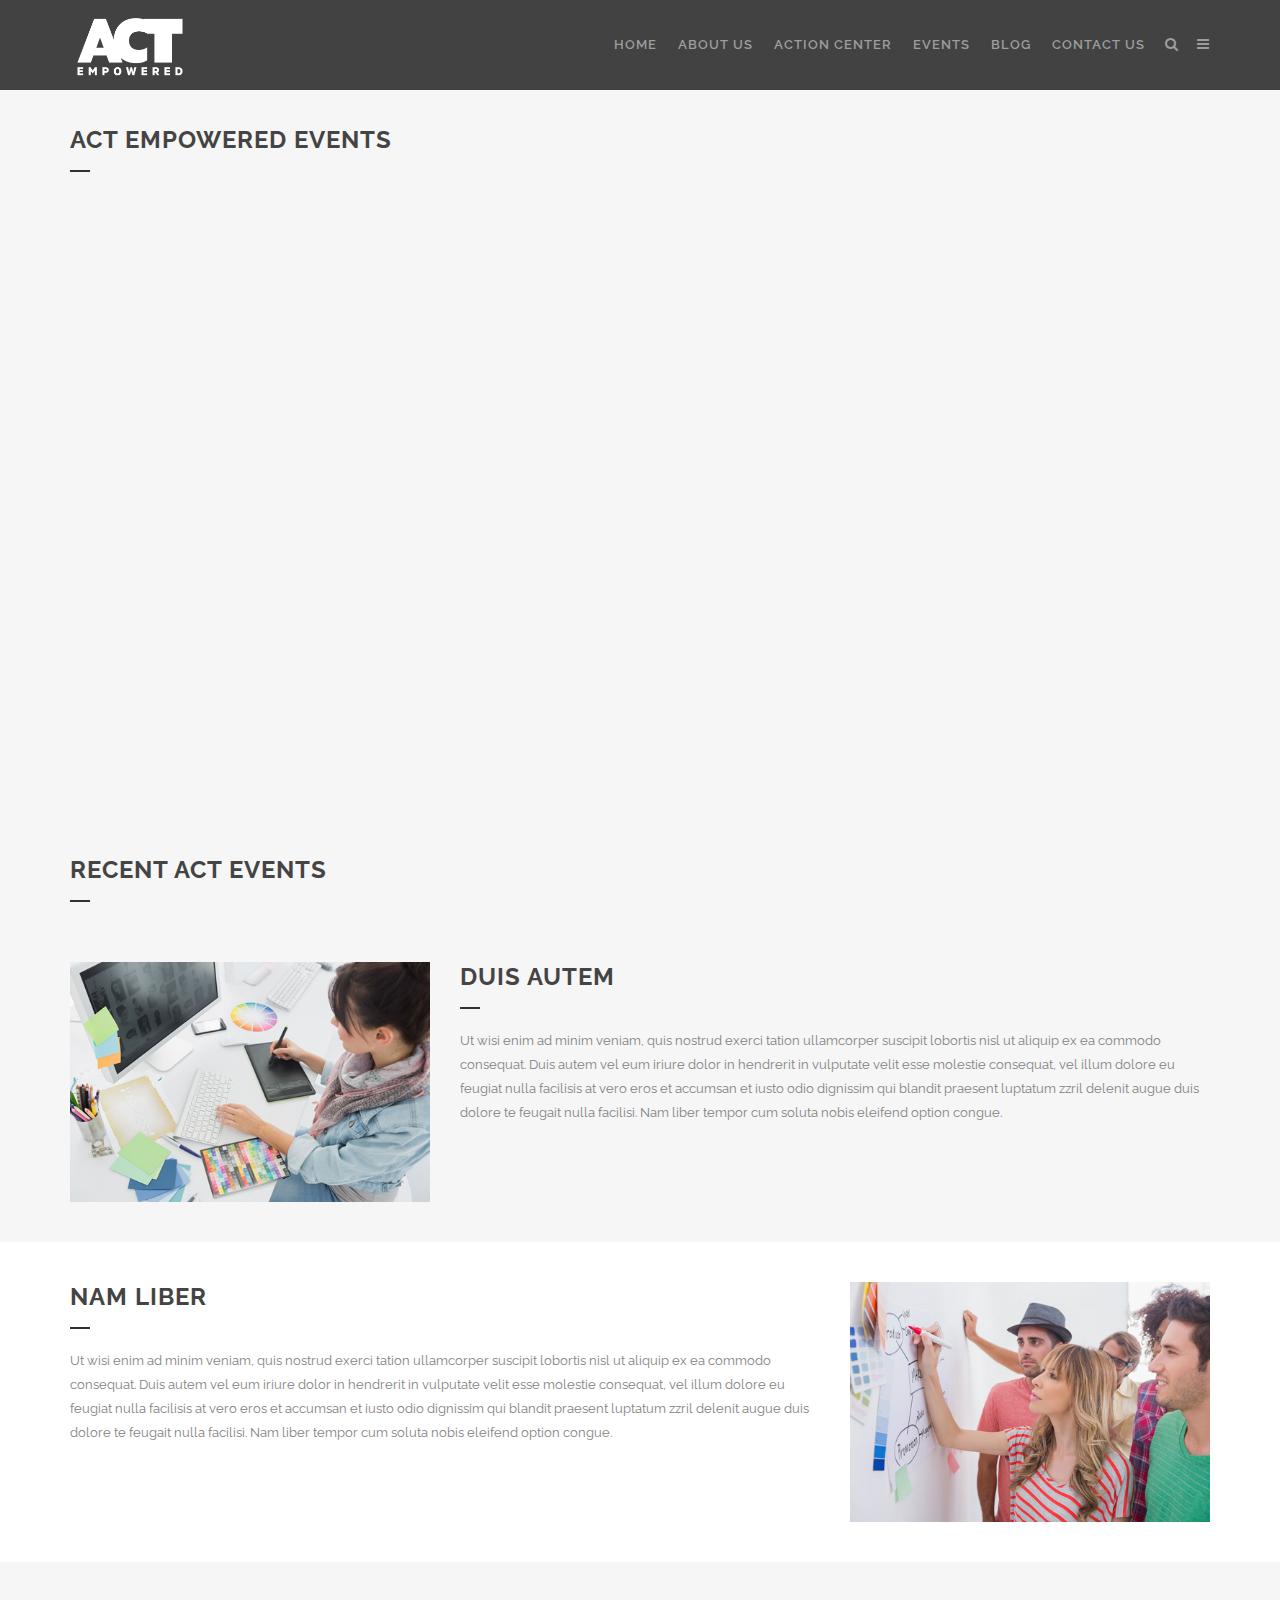
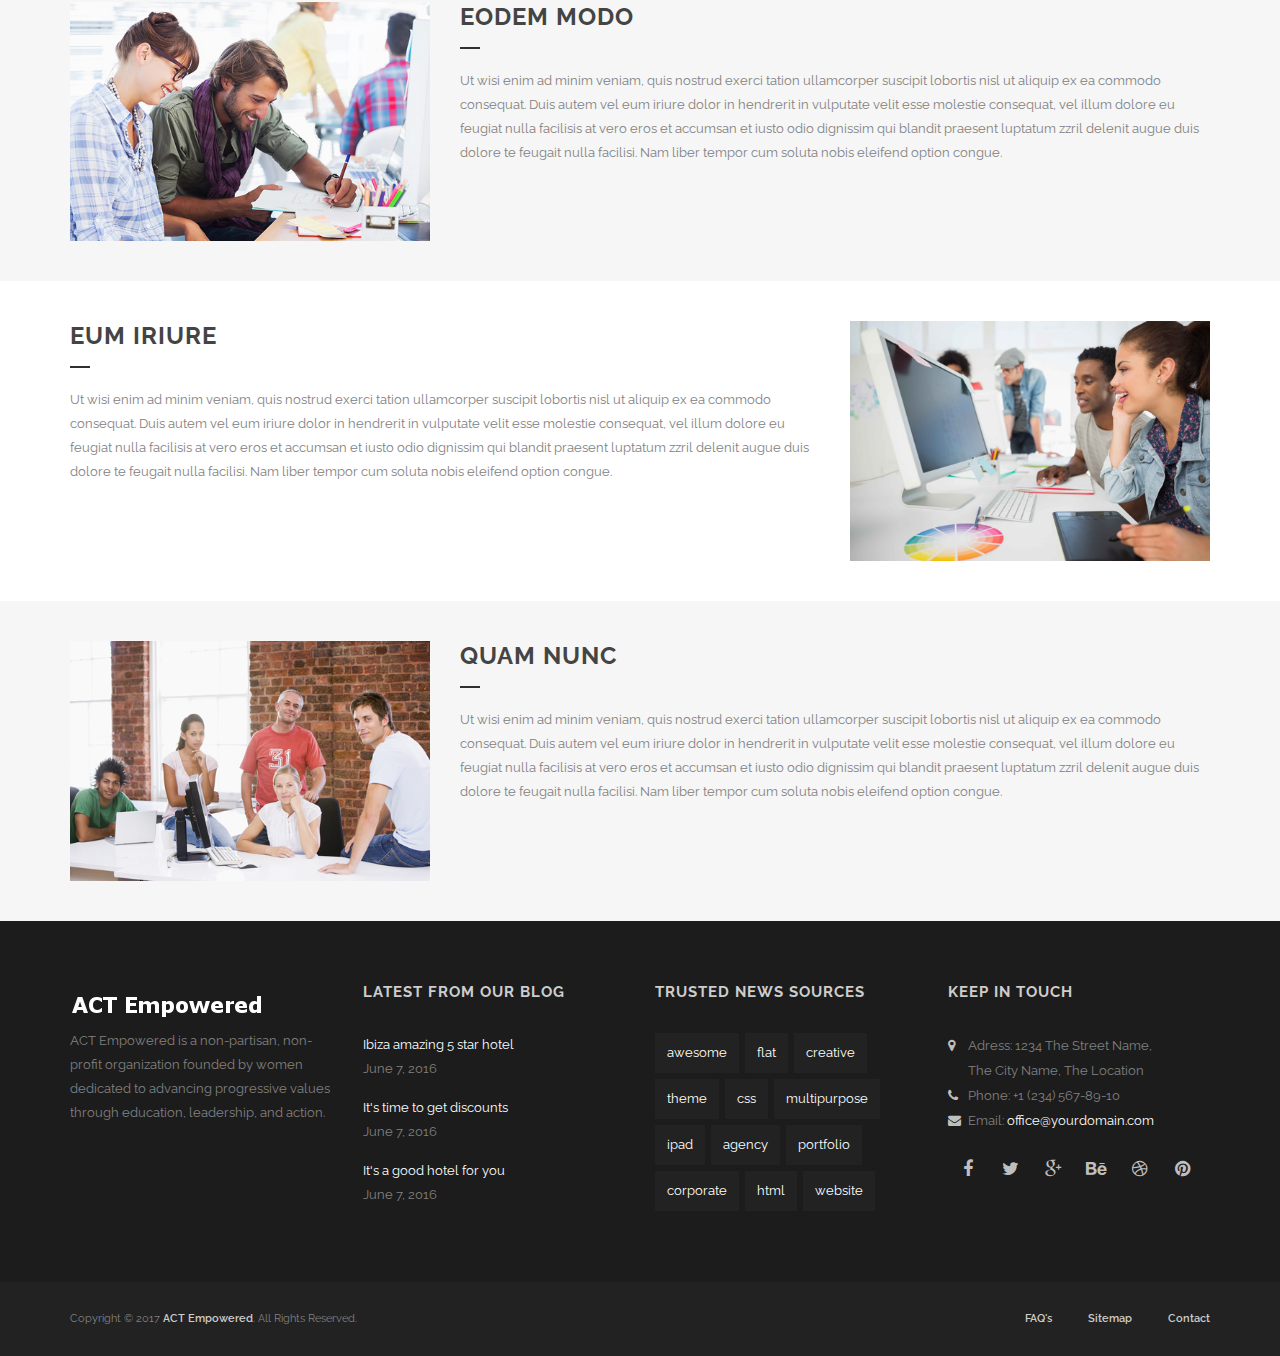
<file: gallery.html>
<!DOCTYPE html>
<html lang="en">
  <head>
    <meta charset="utf-8">
    <meta http-equiv="X-UA-Compatible" content="IE=edge">
    <meta name="viewport" content="width=device-width, initial-scale=1">
    <!-- The above 3 meta tags *must* come first in the head; any other head content must come *after* these tags -->
    <meta name="description" content="">
    <meta name="author" content="">
    <link rel="icon" href="../../favicon.ico">

    <title>ACT Empowered | Events</title>

    <!-- Custom styles for this template -->
    <link href="css/style.css" rel="stylesheet">


  </head>

  <body>
  
	<!-- start wrapper -->  
    <div class="wrapper">
	
	  <!-- start header -->	 
      <header class="header-standard">	
	    <div class="container">
		  <div class="row">
		    <div class="col-lg-4 col-md-4 col-sm-4">
		    <ul class="logo-main">
	        <li><a href="index.html" class="logo">
	          <img src="img/Logo/LogoWhitePlain.png" alt="" />
		    </a></li>
	        </ul>
			</div>
		    <div class="col-lg-8 col-md-8 col-sm-8">
		    <ul class="second-nav">
		  	  <li><a id="trigger-overlay" href="#"><i class="fa fa-search"></i></a></li>
		      <li><a class="nav-toggler toggle-slide-right" href="#"><i class="fa fa-navicon"></i></a></li>
		    </ul>			
		    <nav class="nav">
		      <ul>
		        <li><a href="index.html">home</a></li>
		        <li><a href="about.html">about us</a></li>
		        <li><a href="services.html">action center</a></li>
		        <li><a href="gallery.html">events</a></li>
		        <li><a href="blog.html">blog</a></li>
		        <!-- <li><a href="news.html">news</a></li> -->
		        <li><a href="#" data-toggle="modal" data-target="#myModal">contact us</a></li>
              </ul>
		    </nav>
			</div>				
		  </div>
		</div>
	  </header>
	  <!-- end header -->  
	  
	  <!-- start main --> 
	  <div class="main grey">	  
	  
	    <!-- start page-wrapper -->		  
	    <div class="page-wrapper">
	      <div class="container">
		    <div class="page-title">
		    <h1>
		      ACT Empowered Events
		    </h1>
			<div class="line" style="margin: 15px 0 20px !important;"></div>
			</div>
		  </div>
		</div>
	    <!-- end page-wrapper -->	
		

          <!-- start gallery -->
		  <div class="gallery-wrapper">
		  
		    <div class="container">
				<ul id="og-grid" class="og-grid">

				<iframe src="https://calendar.google.com/calendar/embed?height=800&amp;wkst=1&amp;bgcolor=%23FFFFFF&amp;src=qeijet6t50f8oi53vqdtgsdvng%40group.calendar.google.com&amp;color=%23865A5A&amp;ctz=America%2FNew_York" style="border-width:0" width="800" height="600" frameborder="0" scrolling="no"></iframe>

				</ul>
			</div>
		</div>

		<div class="container">
	      <h1>
		    Recent ACT Events
		  </h1>
		  <div class="line" style="margin: 15px 0 20px !important;"></div>
		</div>

		<!-- start block grey -->	 		
        <div class="block grey">		
	      <div class="container">
		    <div class="row">		  
		      <div class="col-lg-4 col-md-4 col-sm-4">
                <img src="img/services/s01.jpg" alt="" />
		      </div>			
		      <div class="col-lg-8 col-md-8 col-sm-8">
                <h1 class="title">Duis autem</h1>
				<div class="line" style="margin: 15px 0 20px !important;"></div>
				<p>Ut wisi enim ad minim veniam, quis nostrud exerci tation ullamcorper suscipit lobortis nisl ut aliquip ex ea commodo consequat. Duis autem vel eum iriure dolor in hendrerit in vulputate velit esse molestie consequat, vel illum dolore eu feugiat nulla facilisis at vero eros et accumsan et iusto odio dignissim qui blandit praesent luptatum zzril delenit augue duis dolore te feugait nulla facilisi. Nam liber tempor cum soluta nobis eleifend option congue.</p>
				<!--<a class="btn btn-default">view more</a>-->
		      </div>
		    </div>		  
	      </div>
		</div>
		<!-- end block grey -->

	    <!-- start block -->	 		
        <div class="block">		
	      <div class="container">		
		    <div class="row">		  
		      <div class="col-lg-8 col-md-8 col-sm-8">
                <h1 class="title">Nam liber</h1>
				<div class="line" style="margin: 15px 0 20px !important;"></div>
				<p>Ut wisi enim ad minim veniam, quis nostrud exerci tation ullamcorper suscipit lobortis nisl ut aliquip ex ea commodo consequat. Duis autem vel eum iriure dolor in hendrerit in vulputate velit esse molestie consequat, vel illum dolore eu feugiat nulla facilisis at vero eros et accumsan et iusto odio dignissim qui blandit praesent luptatum zzril delenit augue duis dolore te feugait nulla facilisi. Nam liber tempor cum soluta nobis eleifend option congue.</p>
				<!--<a class="btn btn-default">view more</a>-->
		      </div>			
		      <div class="col-lg-4 col-md-4 col-sm-4">
                <img src="img/services/s02.jpg" alt="" />
		      </div>
		    </div>		  
	      </div>
		</div>
		<!-- end block -->	

	    <!-- start block grey -->	 		
        <div class="block grey">		
	      <div class="container">		
		    <div class="row">		  
		      <div class="col-lg-4 col-md-4 col-sm-4">
                <img src="img/services/s03.jpg" alt="" />
		      </div>			
		      <div class="col-lg-8 col-md-8 col-sm-8">
                <h1 class="title">Eodem modo</h1>
				<div class="line" style="margin: 15px 0 20px !important;"></div>
				<p>Ut wisi enim ad minim veniam, quis nostrud exerci tation ullamcorper suscipit lobortis nisl ut aliquip ex ea commodo consequat. Duis autem vel eum iriure dolor in hendrerit in vulputate velit esse molestie consequat, vel illum dolore eu feugiat nulla facilisis at vero eros et accumsan et iusto odio dignissim qui blandit praesent luptatum zzril delenit augue duis dolore te feugait nulla facilisi. Nam liber tempor cum soluta nobis eleifend option congue.</p>
				<!--<a class="btn btn-default">view more</a>-->
		      </div>
		    </div>		  
	      </div>
		</div>
		<!-- end block grey -->
		
	    <!-- start block -->	 		
        <div class="block">		
	      <div class="container">		
		    <div class="row">		  
		      <div class="col-lg-8 col-md-8 col-sm-8">
                <h1 class="title">Eum iriure</h1>
				<div class="line" style="margin: 15px 0 20px !important;"></div>
				<p>Ut wisi enim ad minim veniam, quis nostrud exerci tation ullamcorper suscipit lobortis nisl ut aliquip ex ea commodo consequat. Duis autem vel eum iriure dolor in hendrerit in vulputate velit esse molestie consequat, vel illum dolore eu feugiat nulla facilisis at vero eros et accumsan et iusto odio dignissim qui blandit praesent luptatum zzril delenit augue duis dolore te feugait nulla facilisi. Nam liber tempor cum soluta nobis eleifend option congue.</p>
				<!--<a class="btn btn-default">view more</a>-->
		      </div>			
		      <div class="col-lg-4 col-md-4 col-sm-4">
                <img src="img/services/s04.jpg" alt="" />
		      </div>
		    </div>		  
	      </div>
		</div>
		<!-- end block -->	

	    <!-- start block grey -->	 		
        <div class="block grey">		
	      <div class="container">		
		    <div class="row">		  
		      <div class="col-lg-4 col-md-4 col-sm-4">
                <img src="img/services/s05.jpg" alt="" />
		      </div>			
		      <div class="col-lg-8 col-md-8 col-sm-8">
                <h1 class="title">Quam nunc</h1>
				<div class="line" style="margin: 15px 0 20px !important;"></div>
				<p>Ut wisi enim ad minim veniam, quis nostrud exerci tation ullamcorper suscipit lobortis nisl ut aliquip ex ea commodo consequat. Duis autem vel eum iriure dolor in hendrerit in vulputate velit esse molestie consequat, vel illum dolore eu feugiat nulla facilisis at vero eros et accumsan et iusto odio dignissim qui blandit praesent luptatum zzril delenit augue duis dolore te feugait nulla facilisi. Nam liber tempor cum soluta nobis eleifend option congue.</p>
				<!--<a class="btn btn-default">view more</a>-->
		      </div>
		    </div>		  
	      </div>
		</div>
		<!-- end block grey -->


				<!-- 
					<li>
						<a href="#" data-largesrc="img/portfolio/1.jpg" data-title="Project title" data-description="Swiss chard pumpkin bunya nuts maize plantain aubergine napa cabbage soko coriander sweet pepper water spinach winter purslane shallot tigernut lentil beetroot.">
							<img src="img/thumbs/1.jpg" alt="img01"/>
						</a>
					</li>
					<li>
						<a href="#" data-largesrc="img/portfolio/2.jpg" data-title="Project title" data-description="Komatsuna prairie turnip wattle seed artichoke mustard horseradish taro rutabaga ricebean carrot black-eyed pea turnip greens beetroot yarrow watercress kombu.">
							<img src="img/thumbs/2.jpg" alt="img02"/>
						</a>
					</li>
					<li>
						<a href="#" data-largesrc="img/portfolio/3.jpg" data-title="Project title" data-description="Cabbage bamboo shoot broccoli rabe chickpea chard sea lettuce lettuce ricebean artichoke earthnut pea aubergine okra brussels sprout avocado tomato.">
							<img src="img/thumbs/3.jpg" alt="img03"/>
						</a>
					</li>
					<li>
						<a href="#" data-largesrc="img/portfolio/4.jpg" data-title="Project title" data-description="Swiss chard pumpkin bunya nuts maize plantain aubergine napa cabbage soko coriander sweet pepper water spinach winter purslane shallot tigernut lentil beetroot.">
							<img src="img/thumbs/4.jpg" alt="img01"/>
						</a>
					</li>
					<li>
						<a href="#" data-largesrc="img/portfolio/5.jpg" data-title="Project title" data-description="Komatsuna prairie turnip wattle seed artichoke mustard horseradish taro rutabaga ricebean carrot black-eyed pea turnip greens beetroot yarrow watercress kombu.">
							<img src="img/thumbs/5.jpg" alt="img02"/>
						</a>
					</li>
					<li>
						<a href="#" data-largesrc="img/portfolio/6.jpg" data-title="Project title" data-description="Cabbage bamboo shoot broccoli rabe chickpea chard sea lettuce lettuce ricebean artichoke earthnut pea aubergine okra brussels sprout avocado tomato.">
							<img src="img/thumbs/6.jpg" alt="img03"/>
						</a>
					</li>
					<li>
						<a href="#" data-largesrc="img/portfolio/7.jpg" data-title="Project title" data-description="Swiss chard pumpkin bunya nuts maize plantain aubergine napa cabbage soko coriander sweet pepper water spinach winter purslane shallot tigernut lentil beetroot.">
							<img src="img/thumbs/7.jpg" alt="img01"/>
						</a>
					</li>
					<li>
						<a href="#" data-largesrc="img/portfolio/8.jpg" data-title="Project title" data-description="Komatsuna prairie turnip wattle seed artichoke mustard horseradish taro rutabaga ricebean carrot black-eyed pea turnip greens beetroot yarrow watercress kombu.">
							<img src="img/thumbs/8.jpg" alt="img02"/>
						</a>
					</li>
					<li>
						<a href="#" data-largesrc="img/portfolio/9.jpg" data-title="Project title" data-description="Cabbage bamboo shoot broccoli rabe chickpea chard sea lettuce lettuce ricebean artichoke earthnut pea aubergine okra brussels sprout avocado tomato.">
							<img src="img/thumbs/9.jpg" alt="img03"/>
						</a>
					</li>
					-->

				</ul>
				
		    </div>
			
		  </div>
          <!-- end gallery -->				
		
	  </div>
	  <!-- end main -->	
	  
	  <!-- start footer -->	  
	  <footer class="footer">	 
		<!-- start footer-top -->		  
	    <div class="footer-top">		
	      <div class="container">		  
	        <div class="row">			
	          <div class="col-lg-3 col-md-3 col-sm-3 col-xs-12">
	            <a class="logo-foot" href="index.html"><img src="img/Logo/logo_light_temp.png" alt="" /></a>
				<p class="text-widget">
				  ACT Empowered is a non-partisan, non-profit organization founded by women dedicated to advancing progressive values through education, leadership, and action.
				</p>				
		      </div>			  
	          <div class="col-lg-3 col-md-3 col-sm-3 col-xs-12">
	            <h5 class="widget-title">Latest From Our Blog</h5>	
				<ul class="post-list">
				  <li>
				    <a href="#">Ibiza amazing 5 star hotel</a>
					<p class="date">
					  June 7, 2016
					</p>
				  </li>
				  <li>
				    <a href="#">It's time to get discounts</a>
					<p class="date">
					  June 7, 2016
					</p>
				  </li>
				  <li>
				    <a href="#">It's a good hotel for you</a>
					<p class="date">
					  June 7, 2016
					</p>
				  </li>				  
				</ul>					
		      </div>			  
	          <div class="col-lg-3 col-md-3 col-sm-3 col-xs-12">
	            <h5 class="widget-title">trusted news sources</h5>		
				<div class="tags">
			    <div class="tag"><a href="">awesome</a></div>
			    <div class="tag"><a href="">flat</a></div>
			    <div class="tag"><a href="">creative</a></div>
			    <div class="tag"><a href="">theme</a></div>
			    <div class="tag"><a href="">css</a></div>
			    <div class="tag"><a href="">multipurpose</a></div>
			    <div class="tag"><a href="">ipad</a></div>
			    <div class="tag"><a href="">agency</a></div>
			    <div class="tag"><a href="">portfolio</a></div>
			    <div class="tag"><a href="">corporate</a></div>
			    <div class="tag"><a href="">html</a></div>
			    <div class="tag"><a href="">website</a></div>
			    </div>					
		      </div>			  
	          <div class="col-lg-3 col-md-3 col-sm-3 col-xs-12">
	            <h5 class="widget-title">Keep in Touch</h5>
			    <ul class="footer-contact">
			      <li>
				    <i class="fa fa-map-marker"></i>
				    <span>
				      Adress: 1234 The Street Name, <br>
					  The City Name, The Location 
				    </span>
				  </li>
			      <li>
				    <i class="fa fa-phone"></i>
				    <span>
				      Phone: +1 (234) 567-89-10
				    </span>
				  </li>	
			      <li>
				    <i class="fa fa-envelope"></i>
				    <span>Email: <a href="mailto:#">office@yourdomain.com</a></span>
				  </li>				
			    </ul>	
				<ul class="footer-social">
				  <li><a href="#"><i class="fa fa-facebook"></i></a></li>
				  <li><a href="#"><i class="fa fa-twitter"></i></a></li>
				  <li><a href="#"><i class="fa fa-google-plus"></i></a></li>
				  <li><a href="#"><i class="fa fa-behance"></i></a></li>
				  <li><a href="#"><i class="fa fa-dribbble"></i></a></li>
				  <li><a href="#"><i class="fa fa-pinterest"></i></a></li>
				</ul>				  
		      </div>			  
		    </div>			
		  </div>		  
		</div>
		<!-- end footer-top -->		
		<!-- start footer-bottom -->		
	    <div class="footer-bottom">		
	      <div class="container">		  
	        <div class="row">			
	          <div class="col-lg-6 col-md-6 col-sm-6 col-xs-12">
			    <p>
			      Copyright &copy; 2017 <a href="#">ACT Empowered</a>. All Rights Reserved.
			    </p>		
		      </div>			  
	          <div class="col-lg-6 col-md-6 col-sm-6 col-xs-12">
			    <ul class="footer-menu">
			      <li><a href="#">FAQ's</a></li>
			      <li><a href="#">Sitemap</a></li>
			      <li><a href="#">Contact</a></li>
			    </ul>		
		      </div>			  
		    </div>			
		  </div>		  
		</div>		
		<!-- end footer-bottom -->
	  </footer>
	  <!-- end footer -->	 
	  
	</div>
	<!-- end wrapper -->
	
    <!-- start modal -->
    <div class="modal fade" id="myModal" tabindex="-1" role="dialog" aria-labelledby="myModalLabel">
      <div class="modal-dialog" role="document">  
        <div class="modal-content">	
          <div class="modal-header">
	        <div class="form-top-left ">
              <h4 class="modal-title" id="myModalLabel">Contact us</h4>
		      <p class="modal-subtitle">Fill in the form bellow to send us a message:</p>
            </div>
            <div class="form-top-right">
              <i class="fa fa-envelope"></i>
            </div>
          </div>	  
          <div class="modal-body">	  
            <!-- contacts -->
            <div id="contacts">	  
              <div class="row">			
                <!-- alignment -->
	            <div class="col-lg-12 col-md-12 col-sm-12">
	              <!-- form itself -->
                  <form name="sentMessage" class="" id="contactForm" novalidate>
		            <div class="control-group">
                      <div class="controls">
			            <input type="text" class="form-control" placeholder="Full Name" id="name" required data-validation-required-message="Please enter your name" />
			            <p class="help-block"></p>
		              </div>
	                </div>			 
                    <div class="control-group">
                      <div class="controls">
			            <input type="email" class="form-control" placeholder="Email" id="email" required data-validation-required-message="Please enter your email" />
		              </div>
	                </div>			  
                    <div class="control-group">
                      <div class="controls">
		                <textarea rows="10" cols="100" class="form-control" placeholder="Message" id="message" required data-validation-required-message="Please enter your message" minlength="5" data-validation-minlength-message="Min 5 characters" maxlength="999" style="resize:none"></textarea>
		              </div>
                    </div>			   
	                <div id="success"> </div> <!-- For success/fail messages -->		 
	                <button type="submit" class="btn btn-primary pull-left">Send message</button><br>		
                  </form>		  
	            </div>	
              </div>	  
            </div>	
          </div>	  
        </div>	
      </div>  
    </div>	
    <!-- end modal -->		
    	
	<!-- start overlay -->
	<div class="overlay overlay-scale">
	  <button type="button" class="overlay-close">Close</button>
	  <div class="container">
        <form id="header-search-form" class="center-block" method="get" action="#">
          <input id="header-search" type="text" onblur="if (this.value == '')this.value = 'Start Typing...';" onfocus="if (this.value == 'Start Typing...')this.value = '';" autocomplete="off" style="height:150px;" value="Start Typing..." name="s">
        </form>
	  </div>	
	</div>	  
	<!-- end overlay -->  
	
	<!-- start slide menu -->  
    <nav class="menu slide-menu-right">	
      <div style="height: 30px; clear: both;"></div>	  
      <a class="close-menu" href="#"><i class="fa fa-close"></i></a>
      <h6>Menu</h6>
        <ul>
          <li><a href="index.html"><i class="fa fa-home" style=""></i>Home</a></li>
          <li><a href="about.html"><i class="fa fa-users" style=""></i>About Us</a></li>
          <li><a href="services.html"><i class="fa fa-star-o" style=""></i>Action Center</a></li>
          <li><a href="gallery.html"><i class="fa fa-briefcase" style=""></i>Events</a></li>
          <li><a href="blog.html"><i class="fa fa-file-text-o" style=""></i>Blog</a></li>
          <li><a href="news.html"><i class="fa fa-newspaper-o" style=""></i>News</a></li>
          <li><a href="#" data-toggle="modal" data-target="#myModal"><i class="fa fa-phone" style=""></i>Contact Us</a></li>
        </ul>	
      <div style="height: 20px; clear: both;"></div>	
      <ul class="social-places">
	    <li><a href="#"><i class="fa fa-facebook"></i></a></li>
	    <li><a href="#"><i class="fa fa-twitter"></i></a></li>
	    <li><a href="#"><i class="fa fa-google-plus"></i></a></li>
        <li><a href="#"><i class="fa fa-behance"></i></a></li>
	    <li><a href="#"><i class="fa fa-dribbble"></i></a></li>
	    <li><a href="#"><i class="fa fa-pinterest"></i></a></li>
      </ul>		  
    </nav> 	
	<!-- end slide menu -->

	
    <!-- JavaScript
    ================================================== -->
    <!-- Placed at the end of the document so the pages load faster -->
    <script src="js/jquery.min.js"></script>
    <script src="js/bootstrap.min.js"></script>	
    <script src="js/modernizr.custom.js"></script>	
    <!-- slide menu -->
    <script src="js/classie.js"></script>
    <script src="js/nav.js"></script>
	<!-- overlay effect -->	
	<script src="js/demo1.js"></script>		
    <!-- owl carousel -->
    <script src="js/owl.carousel.js"></script>		
	<!-- google like effect -->		
	<script src="js/grid.js"></script>	
	<!-- contact form -->
    <script src="js/jqBootstrapValidation.js"></script>
    <script src="js/contact_me.js"></script>
    <!-- typer script-->
    <script src="js/jquery.typer.js"></script>
	<!-- custom js -->	
    <script src="js/custom.js"></script> 	

  </body>
</html>
</file>
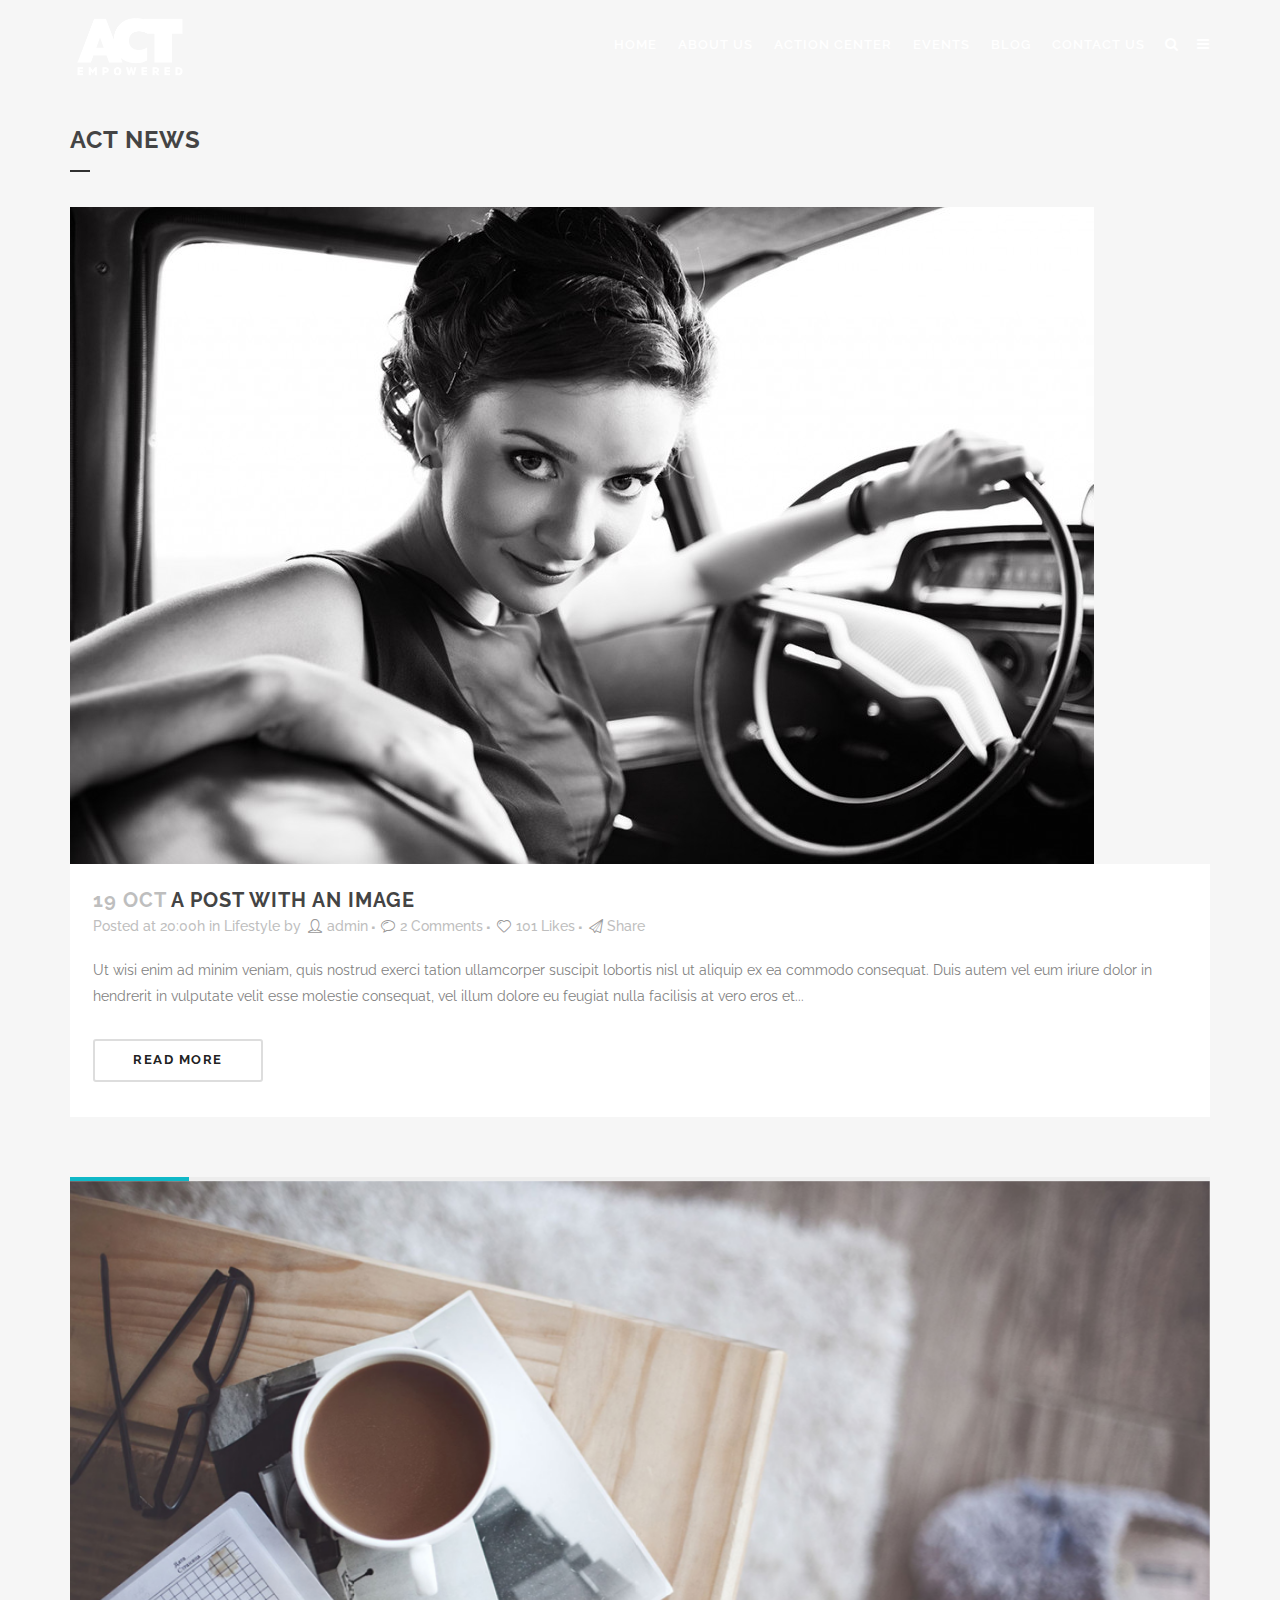
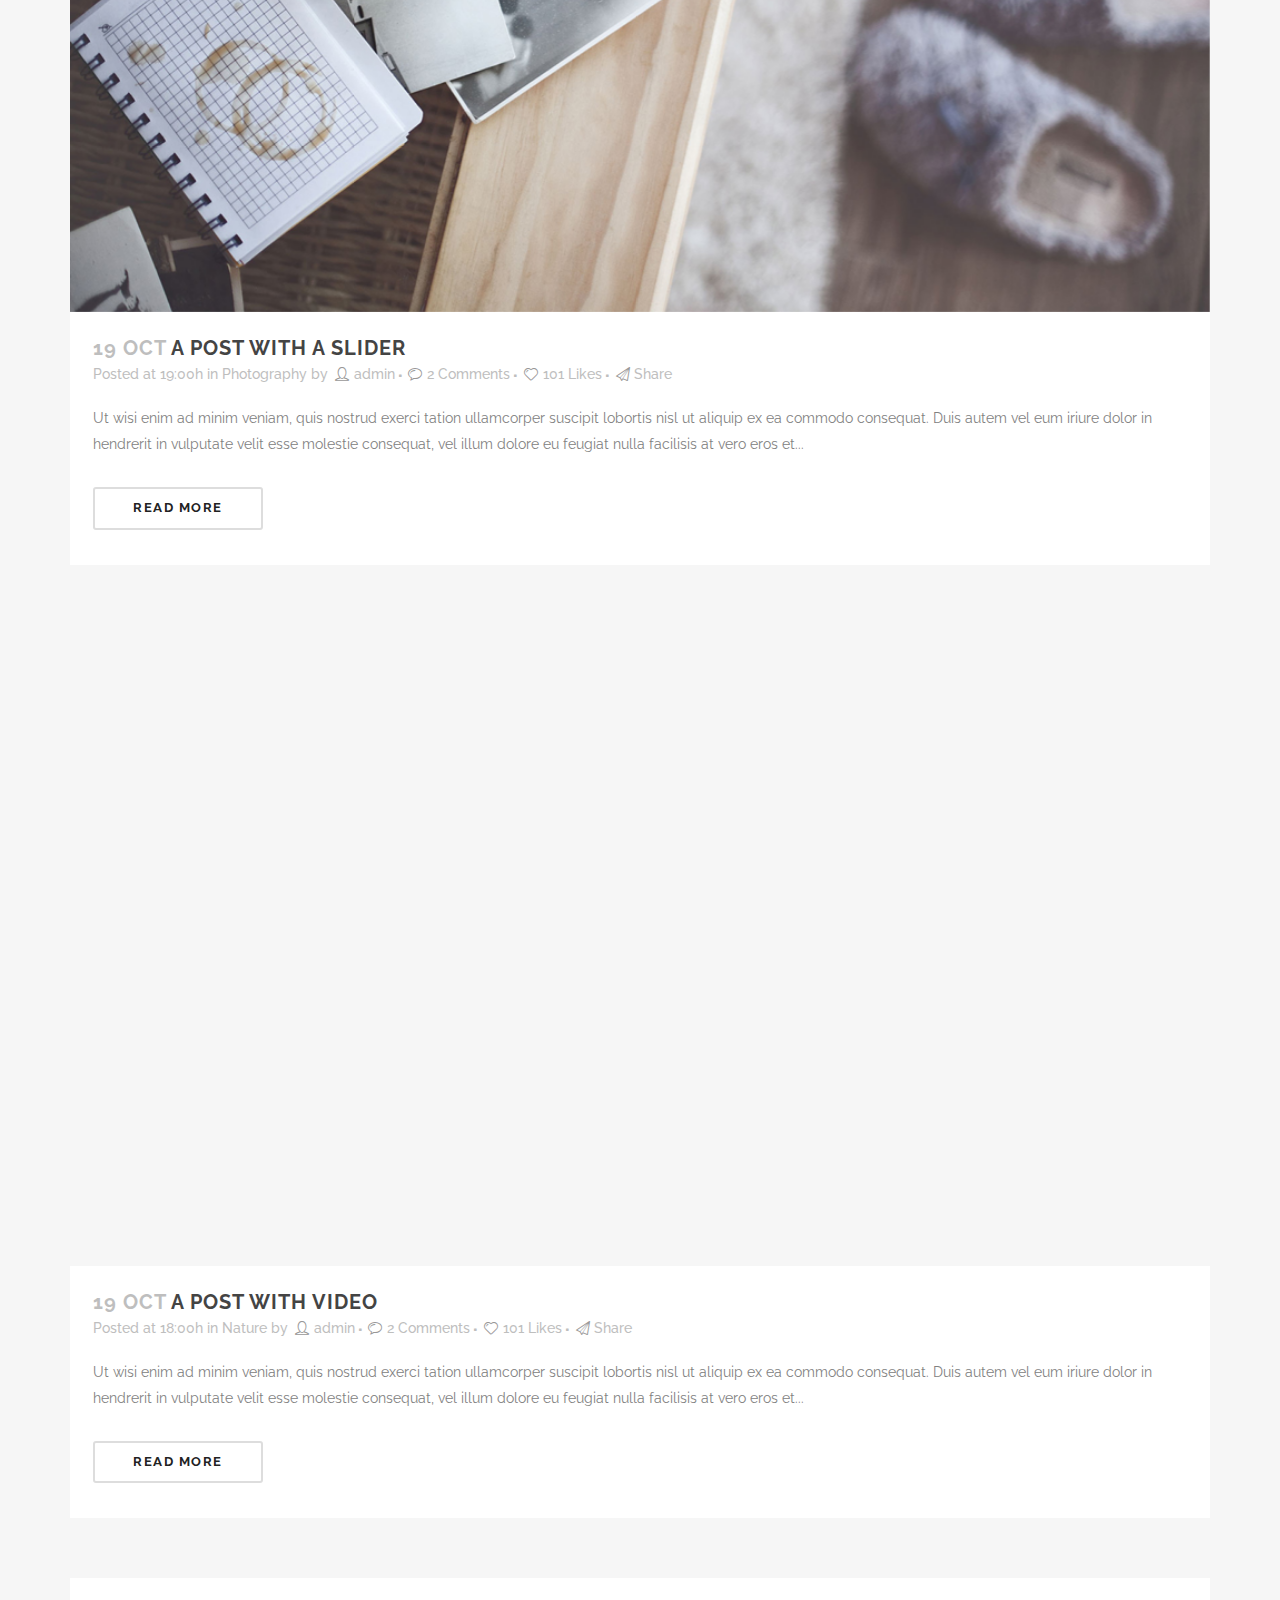
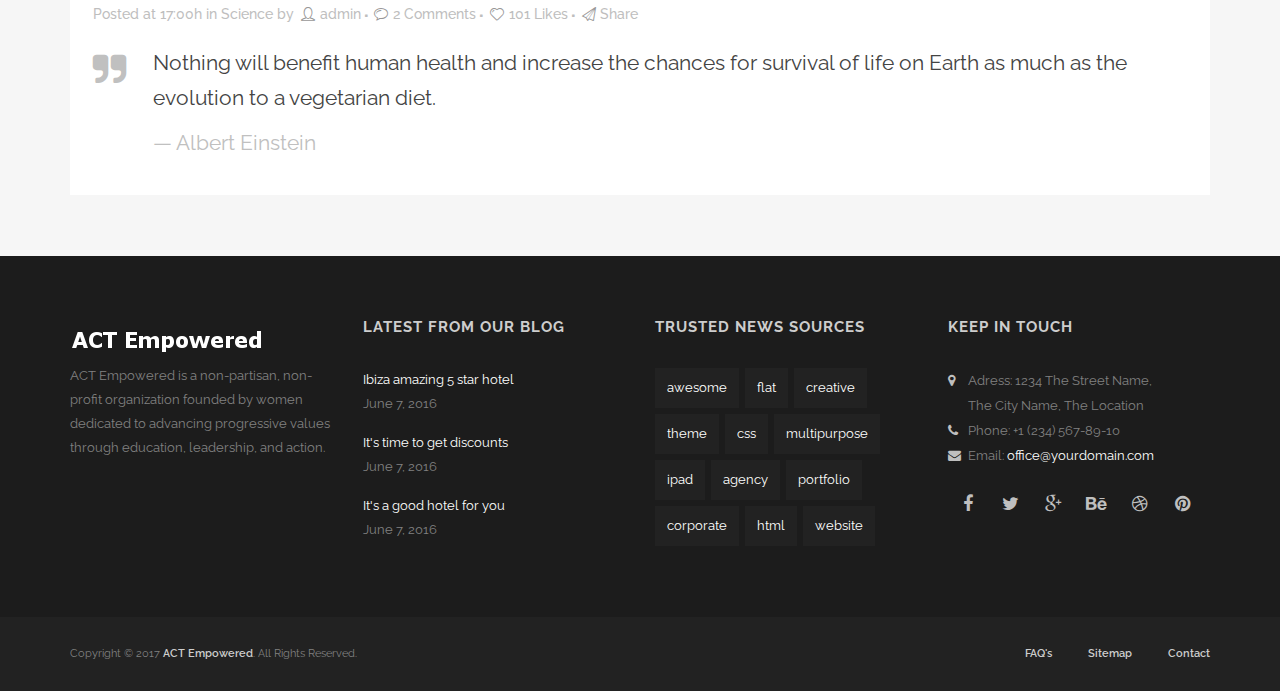
<file: news.html>
<!DOCTYPE html>
<html lang="en">
  <head>
    <meta charset="utf-8">
    <meta http-equiv="X-UA-Compatible" content="IE=edge">
    <meta name="viewport" content="width=device-width, initial-scale=1">
    <!-- The above 3 meta tags *must* come first in the head; any other head content must come *after* these tags -->
    <meta name="description" content="">
    <meta name="author" content="">
    <link rel="icon" href="../../favicon.ico">

    <title>ACT Empowered | News</title>

    <!-- Custom styles for this template -->
    <link href="css/style.css" rel="stylesheet">


  </head>

  <body>
  
	<!-- start wrapper -->  
    <div class="wrapper">
	
    <!-- start header -->  
      <header class="header"> 
      <div class="container">
      <div class="row">
        <div class="col-lg-4 col-md-4 col-sm-4">
        <ul class="logo-main">
          <li><a href="index.html" class="logo">
            <img src="img/Logo/LogoWhitePlain.png" alt="" />
        </a></li>
          </ul>
      </div>
        <div class="col-lg-8 col-md-8 col-sm-8">
        <ul class="second-nav">
          <li><a id="trigger-overlay" href="#"><i class="fa fa-search"></i></a></li>
          <li><a class="nav-toggler toggle-slide-right" href="#"><i class="fa fa-navicon"></i></a></li>
        </ul>     
        <nav class="nav">
          <ul>
            <li><a href="index.html">home</a></li>
            <li><a href="about.html">about us</a></li>
            <li><a href="services.html">action center</a></li>
            <li><a href="gallery.html">events</a></li>
            <li><a href="blog.html">blog</a></li>
            <!-- <li><a href="news.html">news</a></li> -->
            <li><a href="#" data-toggle="modal" data-target="#myModal">contact us</a></li>
              </ul>
        </nav>
      </div>        
      </div>
    </div>
    </header>
    <!-- end header -->  
	  
	  <!-- start main --> 
	  <div class="main grey">	  
	  
	    <!-- start page-wrapper -->		  
	    <div class="page-wrapper">
	      <div class="container">
		    <div class="page-title">
		    <h1>
		      ACT News
		    </h1>
			<div class="line" style="margin: 15px 0 20px !important;"></div>
			</div>
		  </div>
		</div>
	    <!-- end page-wrapper -->			

		<div class="container">
		
		  <div class="row">
		  
		    <div class="col-lg-12 col-md-12 col-sm-12">
			
		      <div class="post">
			    <div class="post-thumbnail">
				  <img src="img/blog/b01.jpg" alt="" />
				</div>
				<div class="post-text">
				  <div class="post-title">
                    <h2>
                      <span class="date">19 Oct</span>
                      <a href="blog_post.html">A post with an image</a>
                    </h2>				
				  </div>
                  <div class="post_info">
                    <span class="time">Posted at 20:00h</span>
                    in
                    <a href="#">Lifestyle</a>
                    <span class="post_author">
                      by
                      <a class="post_author_link" href="#"><i class="icon-user" style="font-size: 14px; float: left; color: #989797; margin-right: 2px;"></i>admin</a>
                    </span>
                    <span class="dots">
                      <i class="fa fa-square"></i>
                    </span>
                    <a class="post_comments" href="#"><i class="icon-comment" style="font-size: 14px; float: left; color: #989797; margin-right: 2px;"></i>2 Comments</a>
                    <span class="dots">
                      <i class="fa fa-square"></i>
                    </span>
                    <div class="blog_like">
                      <a href="#"><i class="icon-heart" style="font-size: 14px; float: left; color: #989797; margin-right: 2px;"></i>
                        101
                        <span> Likes</span>
                      </a>
                    </div>
                    <span class="dots">
                      <i class="fa fa-square"></i>
                    </span>
                    <div class="blog_share">
                      <a href=""><i class="icon-paper-plane" style="font-size: 14px; float: left; color: #989797; margin-right: 2px;"></i>Share</a>
                    </div>	
			      </div>			  
			      <div class="post_details">
			        <p>Ut wisi enim ad minim veniam, quis nostrud exerci tation ullamcorper suscipit lobortis nisl ut aliquip ex ea commodo consequat. Duis autem vel eum iriure dolor in hendrerit in vulputate velit esse molestie consequat, vel illum dolore eu feugiat nulla facilisis at vero eros et...</p>
			      </div>
                  <div class="post_more">
                    <a class="btn btn-default" href="blog_post.html">read more</a>				  
			      </div>
			    </div>
		      </div>			
		
		      <div class="post">
			  
                <div id="post-slider" class="owl-carousel">

                  <div class="item"><img src="img/blog/b02.jpg" alt="" /></div>
                  <div class="item"><img src="img/blog/b03.jpg" alt="" /></div>
                  <div class="item"><img src="img/blog/b04.jpg" alt="" /></div>

                </div>
			  
				<div class="post-text">
				  <div class="post-title">
                    <h2>
                      <span class="date">19 Oct</span>
                      <a href="blog_post.html">A post with a slider</a>
                    </h2>				
				  </div>
                  <div class="post_info">
                    <span class="time">Posted at 19:00h</span>
                    in
                    <a href="#">Photography</a>
                    <span class="post_author">
                      by
                      <a class="post_author_link" href="#"><i class="icon-user" style="font-size: 14px; float: left; color: #989797; margin-right: 2px;"></i>admin</a>
                    </span>
                    <span class="dots">
                      <i class="fa fa-square"></i>
                    </span>
                    <a class="post_comments" href="#"><i class="icon-comment" style="font-size: 14px; float: left; color: #989797; margin-right: 2px;"></i>2 Comments</a>
                    <span class="dots">
                      <i class="fa fa-square"></i>
                    </span>
                    <div class="blog_like">
                      <a href="#"><i class="icon-heart" style="font-size: 14px; float: left; color: #989797; margin-right: 2px;"></i>
                        101
                        <span> Likes</span>
                      </a>
                    </div>
                    <span class="dots">
                      <i class="fa fa-square"></i>
                    </span>
                    <div class="blog_share">
                      <a href=""><i class="icon-paper-plane" style="font-size: 14px; float: left; color: #989797; margin-right: 2px;"></i>Share</a>
                    </div>	
			      </div>				  
			      <div class="post_details">
			        <p>Ut wisi enim ad minim veniam, quis nostrud exerci tation ullamcorper suscipit lobortis nisl ut aliquip ex ea commodo consequat. Duis autem vel eum iriure dolor in hendrerit in vulputate velit esse molestie consequat, vel illum dolore eu feugiat nulla facilisis at vero eros et...</p>
			      </div>
                  <div class="post_more">
                    <a class="btn btn-default" href="blog_post.html">read more</a>				  
			      </div>
			    </div>
		      </div>	

		      <div class="post">
                <div class="f_content embed-responsive embed-responsive-16by9">
                 <iframe class="embed-responsive-item" src="http://player.vimeo.com/video/87701971"></iframe>
                </div>
				<div class="post-text">
				  <div class="post-title">
                    <h2>
                      <span class="date">19 Oct</span>
                      <a href="blog_post.html">A post with video</a>
                    </h2>				
				  </div>
                  <div class="post_info">
                    <span class="time">Posted at 18:00h</span>
                    in
                    <a href="#">Nature</a>
                    <span class="post_author">
                      by
                      <a class="post_author_link" href="#"><i class="icon-user" style="font-size: 14px; float: left; color: #989797; margin-right: 2px;"></i>admin</a>
                    </span>
                    <span class="dots">
                      <i class="fa fa-square"></i>
                    </span>
                    <a class="post_comments" href="#"><i class="icon-comment" style="font-size: 14px; float: left; color: #989797; margin-right: 2px;"></i>2 Comments</a>
                    <span class="dots">
                      <i class="fa fa-square"></i>
                    </span>
                    <div class="blog_like">
                      <a href="#"><i class="icon-heart" style="font-size: 14px; float: left; color: #989797; margin-right: 2px;"></i>
                        101
                        <span> Likes</span>
                      </a>
                    </div>
                    <span class="dots">
                      <i class="fa fa-square"></i>
                    </span>
                    <div class="blog_share">
                      <a href=""><i class="icon-paper-plane" style="font-size: 14px; float: left; color: #989797; margin-right: 2px;"></i>Share</a>
                    </div>	
			      </div>				  
			      <div class="post_details">
			        <p>Ut wisi enim ad minim veniam, quis nostrud exerci tation ullamcorper suscipit lobortis nisl ut aliquip ex ea commodo consequat. Duis autem vel eum iriure dolor in hendrerit in vulputate velit esse molestie consequat, vel illum dolore eu feugiat nulla facilisis at vero eros et...</p>
			      </div>
                  <div class="post_more">
                    <a class="btn btn-default" href="blog_post.html">read more</a>				  
			      </div>
			    </div>
		      </div>
			  <!-- end post -->
			  
		      <div class="post">

				<div class="post-text">
                  <div class="post_info">
                    <span class="time">Posted at 17:00h</span>
                    in
                    <a href="#">Science</a>
                    <span class="post_author">
                      by
                      <a class="post_author_link" href="#"><i class="icon-user" style="font-size: 14px; float: left; color: #989797; margin-right: 2px;"></i>admin</a>
                    </span>
                    <span class="dots">
                      <i class="fa fa-square"></i>
                    </span>
                    <a class="post_comments" href="#"><i class="icon-comment" style="font-size: 14px; float: left; color: #989797; margin-right: 2px;"></i>2 Comments</a>
                    <span class="dots">
                      <i class="fa fa-square"></i>
                    </span>
                    <div class="blog_like">
                      <a href="#"><i class="icon-heart" style="font-size: 14px; float: left; color: #989797; margin-right: 2px;"></i>
                        101
                        <span> Likes</span>
                      </a>
                    </div>
                    <span class="dots">
                      <i class="fa fa-square"></i>
                    </span>
                    <div class="blog_share">
                      <a href=""><i class="icon-paper-plane" style="font-size: 14px; float: left; color: #989797; margin-right: 2px;"></i>Share</a>
                    </div>	
			      </div>			  
			      <div class="post_details">
                    <i class="qoute_mark fa fa-quote-right pull-left"></i>
                    <div class="post_title">
                      <p>
                        <a href="#"> Nothing will benefit human health and increase the chances for survival of life on Earth as much as the evolution to a vegetarian diet. </a>
                      </p>
                      <span class="quote_author">— Albert Einstein</span>
                    </div>
			      </div>

			    </div>
		      </div>				  
			
		    </div>
			
		    <div class="col-lg-3 col-md-3 col-sm-3">
			
			  <!-- start sidebar -->	
        <!--	
		      <aside class="sidebar">
			  
			    <div id="recent-posts" class="widget posts_holder">
                  <h5>Recent Posts</h5>
                  <ul>
                    <li>
                      <a href="#">Tation ullamcorper suscipit </a>
                    </li>
                    <li>
                      <a href="#">Ut wisi enim ad minim veniam</a>
                    </li>
                    <li>
                      <a href="#">Lobortis nisl ut aliquip ex ea</a>
                    </li>
                    <li>
                      <a href="#">Duis autem vel eum iriure</a>
                    </li>
                    <li>
                      <a href="#">Dolor in hendrerit in vulputate</a>
                    </li>
                  </ul>
                </div>

                <div id="categories" class="widget posts_holder">
                  <h5>Categories</h5>
                  <ul>
                    <li class="cat-item">
                      <a href="#">Lifestyle</a>
                    </li>
                    <li class="cat-item">
                      <a href="#">Science</a>
                    </li>
                    <li class="cat-item">
                      <a href="#">Nature</a>
                    </li>
                    <li class="cat-item">
                      <a href="#">Events</a>
                    </li>
                    <li class="cat-item">
                      <a href="#">Photography</a>
                    </li>
                  </ul>
                </div>

                <div id="tag_cloud" class="widget posts_holder">
                  <h5>Tags</h5>
                  <div class="tagcloud">
                    <a href="#">Bootstrap</a>
                    <a href="#">Art</a>
                    <a href="#">People</a>
                    <a href="#">Website</a>
                    <a href="#">Culture</a>
                    <a href="#">Business</a>					
                    <a href="#">Nature</a>
                    <a href="#">Science</a>
                    <a href="#">Photography</a>
                    <a href="#">Gadgets</a>
                    <a href="#">Lifestyle</a>
                    <a href="#">Events</a>
                    <a href="#">Cinema</a>
                    <a href="#">Music</a>
                  </div>
                </div>
				
			  </aside>
        -->
			  <!-- end sidebar -->
			  
		    </div>		
			
		  </div>
		  
		</div>			
		
	  </div>
	  <!-- end main -->	
	  
	  <!-- start footer -->    
    <footer class="footer">  
    <!-- start footer-top -->     
      <div class="footer-top">    
        <div class="container">     
          <div class="row">     
            <div class="col-lg-3 col-md-3 col-sm-3 col-xs-12">
              <a class="logo-foot" href="index.html"><img src="img/Logo/logo_light_temp.png" alt="" /></a>
        <p class="text-widget">
          ACT Empowered is a non-partisan, non-profit organization founded by women dedicated to advancing progressive values through education, leadership, and action.
        </p>        
          </div>        
            <div class="col-lg-3 col-md-3 col-sm-3 col-xs-12">
              <h5 class="widget-title">Latest From Our Blog</h5>  
        <ul class="post-list">
          <li>
            <a href="#">Ibiza amazing 5 star hotel</a>
          <p class="date">
            June 7, 2016
          </p>
          </li>
          <li>
            <a href="#">It's time to get discounts</a>
          <p class="date">
            June 7, 2016
          </p>
          </li>
          <li>
            <a href="#">It's a good hotel for you</a>
          <p class="date">
            June 7, 2016
          </p>
          </li>         
        </ul>         
          </div>        
            <div class="col-lg-3 col-md-3 col-sm-3 col-xs-12">
              <h5 class="widget-title">trusted news sources</h5>    
        <div class="tags">
          <div class="tag"><a href="">awesome</a></div>
          <div class="tag"><a href="">flat</a></div>
          <div class="tag"><a href="">creative</a></div>
          <div class="tag"><a href="">theme</a></div>
          <div class="tag"><a href="">css</a></div>
          <div class="tag"><a href="">multipurpose</a></div>
          <div class="tag"><a href="">ipad</a></div>
          <div class="tag"><a href="">agency</a></div>
          <div class="tag"><a href="">portfolio</a></div>
          <div class="tag"><a href="">corporate</a></div>
          <div class="tag"><a href="">html</a></div>
          <div class="tag"><a href="">website</a></div>
          </div>          
          </div>        
            <div class="col-lg-3 col-md-3 col-sm-3 col-xs-12">
              <h5 class="widget-title">Keep in Touch</h5>
          <ul class="footer-contact">
            <li>
            <i class="fa fa-map-marker"></i>
            <span>
              Adress: 1234 The Street Name, <br>
            The City Name, The Location 
            </span>
          </li>
            <li>
            <i class="fa fa-phone"></i>
            <span>
              Phone: +1 (234) 567-89-10
            </span>
          </li> 
            <li>
            <i class="fa fa-envelope"></i>
            <span>Email: <a href="mailto:#">office@yourdomain.com</a></span>
          </li>       
          </ul> 
        <ul class="footer-social">
          <li><a href="#"><i class="fa fa-facebook"></i></a></li>
          <li><a href="#"><i class="fa fa-twitter"></i></a></li>
          <li><a href="#"><i class="fa fa-google-plus"></i></a></li>
          <li><a href="#"><i class="fa fa-behance"></i></a></li>
          <li><a href="#"><i class="fa fa-dribbble"></i></a></li>
          <li><a href="#"><i class="fa fa-pinterest"></i></a></li>
        </ul>         
          </div>        
        </div>      
      </div>      
    </div>
    <!-- end footer-top -->   
    <!-- start footer-bottom -->    
      <div class="footer-bottom">   
        <div class="container">     
          <div class="row">     
            <div class="col-lg-6 col-md-6 col-sm-6 col-xs-12">
          <p>
            Copyright &copy; 2017 <a href="#">ACT Empowered</a>. All Rights Reserved.
          </p>    
          </div>        
            <div class="col-lg-6 col-md-6 col-sm-6 col-xs-12">
          <ul class="footer-menu">
            <li><a href="#">FAQ's</a></li>
            <li><a href="#">Sitemap</a></li>
            <li><a href="#">Contact</a></li>
          </ul>   
          </div>        
        </div>      
      </div>      
    </div>    
    <!-- end footer-bottom -->
    </footer>
    <!-- end footer -->  
	  
	</div>
	<!-- end wrapper -->
	
    <!-- start modal -->
    <div class="modal fade" id="myModal" tabindex="-1" role="dialog" aria-labelledby="myModalLabel">
      <div class="modal-dialog" role="document">  
        <div class="modal-content">	
          <div class="modal-header">
	        <div class="form-top-left ">
              <h4 class="modal-title" id="myModalLabel">Contact us</h4>
		      <p class="modal-subtitle">Fill in the form bellow to send us a message:</p>
            </div>
            <div class="form-top-right">
              <i class="fa fa-envelope"></i>
            </div>
          </div>	  
          <div class="modal-body">	  
            <!-- contacts -->
            <div id="contacts">	  
              <div class="row">			
                <!-- alignment -->
	            <div class="col-lg-12 col-md-12 col-sm-12">
	              <!-- form itself -->
                  <form name="sentMessage" class="" id="contactForm" novalidate>
		            <div class="control-group">
                      <div class="controls">
			            <input type="text" class="form-control" placeholder="Full Name" id="name" required data-validation-required-message="Please enter your name" />
			            <p class="help-block"></p>
		              </div>
	                </div>			 
                    <div class="control-group">
                      <div class="controls">
			            <input type="email" class="form-control" placeholder="Email" id="email" required data-validation-required-message="Please enter your email" />
		              </div>
	                </div>			  
                    <div class="control-group">
                      <div class="controls">
		                <textarea rows="10" cols="100" class="form-control" placeholder="Message" id="message" required data-validation-required-message="Please enter your message" minlength="5" data-validation-minlength-message="Min 5 characters" maxlength="999" style="resize:none"></textarea>
		              </div>
                    </div>			   
	                <div id="success"> </div> <!-- For success/fail messages -->		 
	                <button type="submit" class="btn btn-primary pull-left">Send message</button><br>		
                  </form>		  
	            </div>	
              </div>	  
            </div>	
          </div>	  
        </div>	
      </div>  
    </div>	
    <!-- end modal -->		
    	
	<!-- start overlay -->
	<div class="overlay overlay-scale">
	  <button type="button" class="overlay-close">Close</button>
	  <div class="container">
        <form id="header-search-form" class="center-block" method="get" action="#">
          <input id="header-search" type="text" onblur="if (this.value == '')this.value = 'Start Typing...';" onfocus="if (this.value == 'Start Typing...')this.value = '';" autocomplete="off" style="height:150px;" value="Start Typing..." name="s">
        </form>
	  </div>	
	</div>	  
	<!-- end overlay -->  
	
	<!-- start slide menu -->  
    <nav class="menu slide-menu-right"> 
      <div style="height: 30px; clear: both;"></div>    
      <a class="close-menu" href="#"><i class="fa fa-close"></i></a>
      <h6>Menu</h6>
        <ul>
          <li><a href="index.html"><i class="fa fa-home" style=""></i>Home</a></li>
          <li><a href="about.html"><i class="fa fa-users" style=""></i>About Us</a></li>
          <li><a href="services.html"><i class="fa fa-star-o" style=""></i>Action Center</a></li>
          <li><a href="gallery.html"><i class="fa fa-briefcase" style=""></i>Events</a></li>
          <li><a href="blog.html"><i class="fa fa-file-text-o" style=""></i>Blog</a></li>
          <li><a href="news.html"><i class="fa fa-newspaper-o" style=""></i>News</a></li>
          <li><a href="#" data-toggle="modal" data-target="#myModal"><i class="fa fa-phone" style=""></i>Contact Us</a></li>
        </ul> 
      <div style="height: 20px; clear: both;"></div>  
      <ul class="social-places">
      <li><a href="#"><i class="fa fa-facebook"></i></a></li>
      <li><a href="#"><i class="fa fa-twitter"></i></a></li>
      <li><a href="#"><i class="fa fa-google-plus"></i></a></li>
        <li><a href="#"><i class="fa fa-behance"></i></a></li>
      <li><a href="#"><i class="fa fa-dribbble"></i></a></li>
      <li><a href="#"><i class="fa fa-pinterest"></i></a></li>
      </ul>     
    </nav>  
  <!-- end slide menu -->

	
    <!-- JavaScript
    ================================================== -->
    <!-- Placed at the end of the document so the pages load faster -->
    <script src="js/jquery.min.js"></script>
    <script src="js/bootstrap.min.js"></script>	
    <script src="js/modernizr.custom.js"></script>	
    <!-- slide menu -->
    <script src="js/classie.js"></script>
    <script src="js/nav.js"></script>
	<!-- overlay effect -->	
	<script src="js/demo1.js"></script>		
    <!-- owl carousel -->
    <script src="js/owl.carousel.js"></script>		
	<!-- google like effect -->		
	<script src="js/grid.js"></script>	
	<!-- contact form -->
    <script src="js/jqBootstrapValidation.js"></script>
    <script src="js/contact_me.js"></script>
    <!-- typer script-->
    <script src="js/jquery.typer.js"></script>
	<!-- custom js -->	
    <script src="js/custom.js"></script> 	

  </body>
</html>
</file>
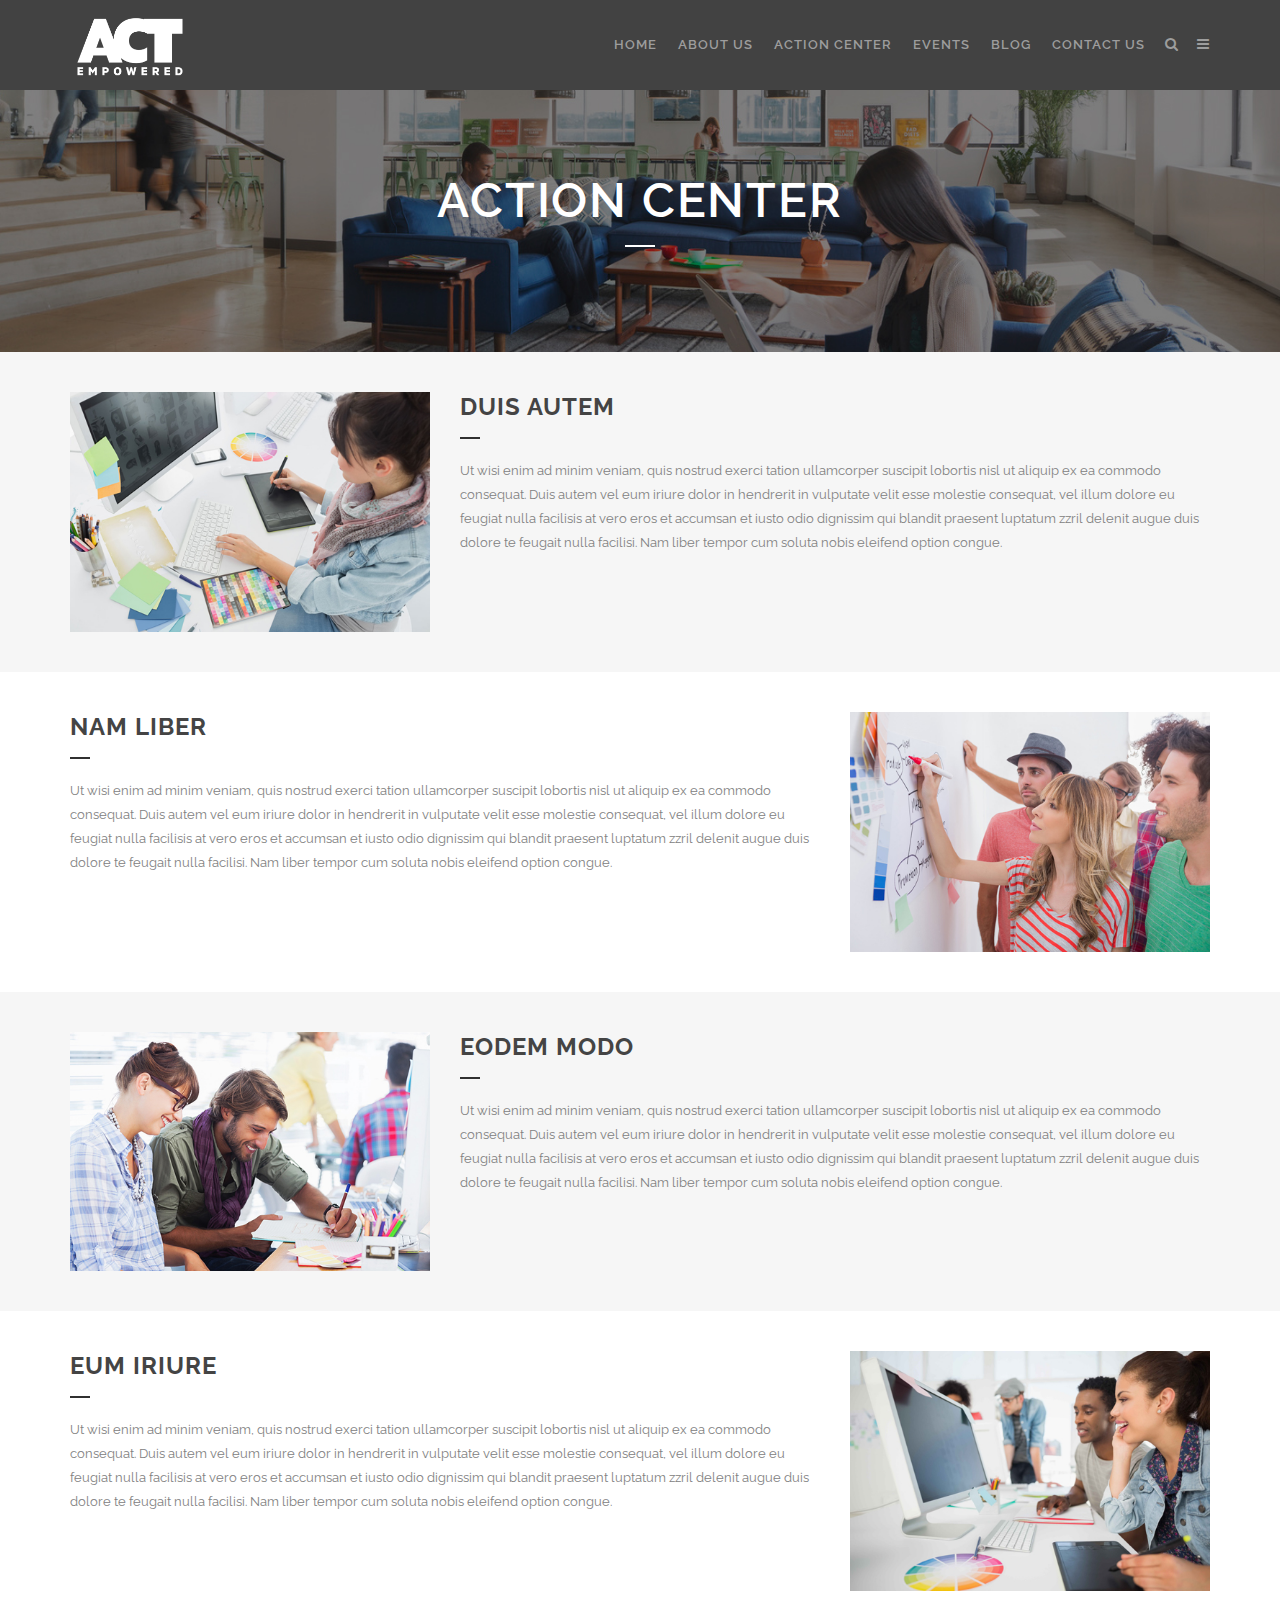
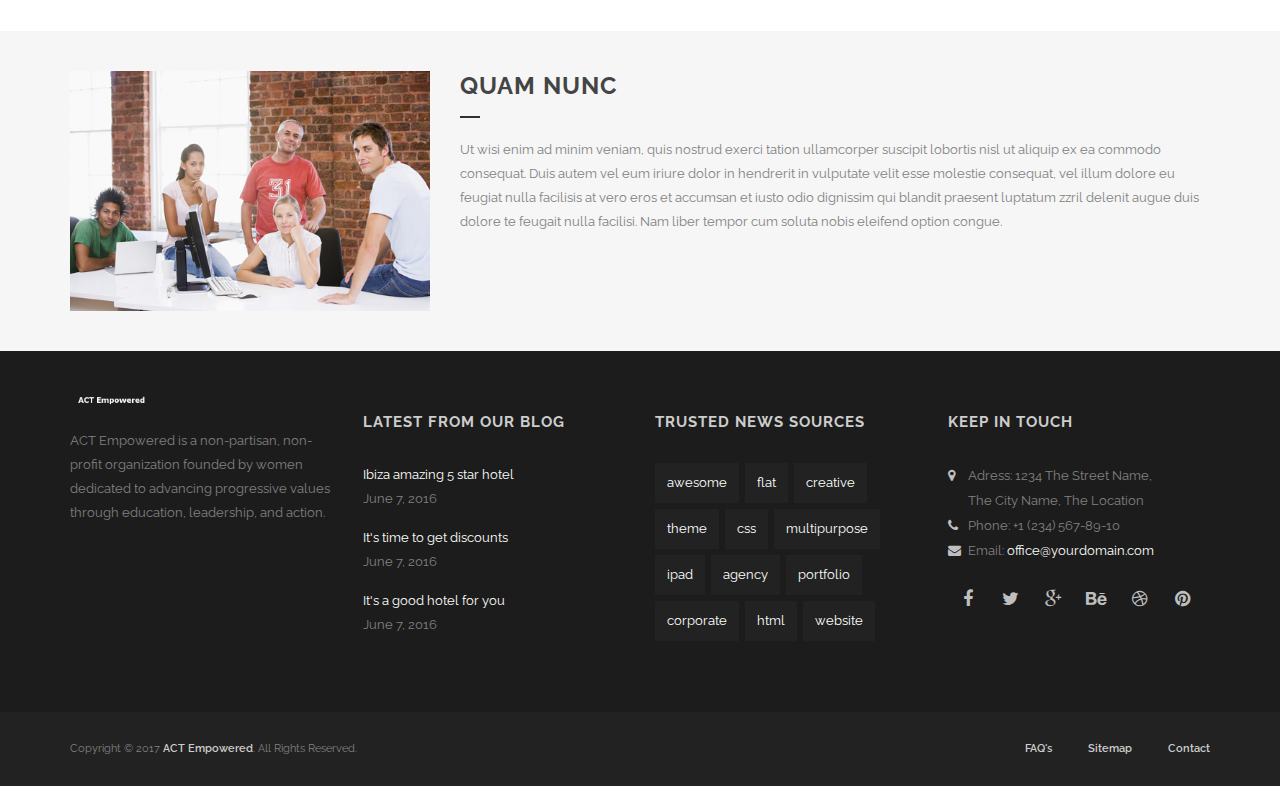
<file: services.html>
<!DOCTYPE html>
<html lang="en">
  <head>
    <meta charset="utf-8">
    <meta http-equiv="X-UA-Compatible" content="IE=edge">
    <meta name="viewport" content="width=device-width, initial-scale=1">
    <!-- The above 3 meta tags *must* come first in the head; any other head content must come *after* these tags -->
    <meta name="description" content="">
    <meta name="author" content="">
    <link rel="icon" href="../../favicon.ico">

    <title>ACT Empowered | Services</title>

    <!-- Custom styles for this template -->
    <link href="css/style.css" rel="stylesheet">


  </head>

  <body>
  
	<!-- start wrapper -->  
    <div class="wrapper">
	
	  <!-- start header -->	 
      <header class="header-standard">	
	    <div class="container">
		  <div class="row">
		    <div class="col-lg-4 col-md-4 col-sm-4">
		    <ul class="logo-main">
	        <li><a href="index.html" class="logo">
	          <img src="img/Logo/LogoWhitePlain.png" alt="" />
		    </a></li>
	        </ul>
			</div>
		    <div class="col-lg-8 col-md-8 col-sm-8">
		    <ul class="second-nav">
		  	  <li><a id="trigger-overlay" href="#"><i class="fa fa-search"></i></a></li>
		      <li><a class="nav-toggler toggle-slide-right" href="#"><i class="fa fa-navicon"></i></a></li>
		    </ul>			
		    <nav class="nav">
		      <ul>
		        <li><a href="index.html">home</a></li>
		        <li><a href="about.html">about us</a></li>
		        <li><a href="services.html">action center</a></li>
		        <li><a href="gallery.html">events</a></li>
		        <li><a href="blog.html">blog</a></li>
		        <!-- <li><a href="news.html">news</a></li> -->
		        <li><a href="#" data-toggle="modal" data-target="#myModal">contact us</a></li>
              </ul>
		    </nav>
			</div>				
		  </div>
		</div>
	  </header>
	  <!-- end header -->  
	  
	  <!-- start main --> 
	  <div class="main">	  
	  
	    <!-- start hero -->		  
	    <div class="page-hero">
	      <div class="container text-center">
		    <h1 class="hero-title">
		      Action Center
		    </h1>
			<div class="line center"></div>	
		  </div>
		</div>
	    <!-- end hero -->

	    <!-- start block grey -->	 		
        <div class="block grey">		
	      <div class="container">		
		    <div class="row">		  
		      <div class="col-lg-4 col-md-4 col-sm-4">
                <img src="img/services/s01.jpg" alt="" />
		      </div>			
		      <div class="col-lg-8 col-md-8 col-sm-8">
                <h1 class="title">Duis autem</h1>
				<div class="line" style="margin: 15px 0 20px !important;"></div>
				<p>Ut wisi enim ad minim veniam, quis nostrud exerci tation ullamcorper suscipit lobortis nisl ut aliquip ex ea commodo consequat. Duis autem vel eum iriure dolor in hendrerit in vulputate velit esse molestie consequat, vel illum dolore eu feugiat nulla facilisis at vero eros et accumsan et iusto odio dignissim qui blandit praesent luptatum zzril delenit augue duis dolore te feugait nulla facilisi. Nam liber tempor cum soluta nobis eleifend option congue.</p>
				<!--<a class="btn btn-default">view more</a>-->
		      </div>
		    </div>		  
	      </div>
		</div>
		<!-- end block grey -->

	    <!-- start block -->	 		
        <div class="block">		
	      <div class="container">		
		    <div class="row">		  
		      <div class="col-lg-8 col-md-8 col-sm-8">
                <h1 class="title">Nam liber</h1>
				<div class="line" style="margin: 15px 0 20px !important;"></div>
				<p>Ut wisi enim ad minim veniam, quis nostrud exerci tation ullamcorper suscipit lobortis nisl ut aliquip ex ea commodo consequat. Duis autem vel eum iriure dolor in hendrerit in vulputate velit esse molestie consequat, vel illum dolore eu feugiat nulla facilisis at vero eros et accumsan et iusto odio dignissim qui blandit praesent luptatum zzril delenit augue duis dolore te feugait nulla facilisi. Nam liber tempor cum soluta nobis eleifend option congue.</p>
				<!--<a class="btn btn-default">view more</a>-->
		      </div>			
		      <div class="col-lg-4 col-md-4 col-sm-4">
                <img src="img/services/s02.jpg" alt="" />
		      </div>
		    </div>		  
	      </div>
		</div>
		<!-- end block -->	

	    <!-- start block grey -->	 		
        <div class="block grey">		
	      <div class="container">		
		    <div class="row">		  
		      <div class="col-lg-4 col-md-4 col-sm-4">
                <img src="img/services/s03.jpg" alt="" />
		      </div>			
		      <div class="col-lg-8 col-md-8 col-sm-8">
                <h1 class="title">Eodem modo</h1>
				<div class="line" style="margin: 15px 0 20px !important;"></div>
				<p>Ut wisi enim ad minim veniam, quis nostrud exerci tation ullamcorper suscipit lobortis nisl ut aliquip ex ea commodo consequat. Duis autem vel eum iriure dolor in hendrerit in vulputate velit esse molestie consequat, vel illum dolore eu feugiat nulla facilisis at vero eros et accumsan et iusto odio dignissim qui blandit praesent luptatum zzril delenit augue duis dolore te feugait nulla facilisi. Nam liber tempor cum soluta nobis eleifend option congue.</p>
				<!--<a class="btn btn-default">view more</a>-->
		      </div>
		    </div>		  
	      </div>
		</div>
		<!-- end block grey -->
		
	    <!-- start block -->	 		
        <div class="block">		
	      <div class="container">		
		    <div class="row">		  
		      <div class="col-lg-8 col-md-8 col-sm-8">
                <h1 class="title">Eum iriure</h1>
				<div class="line" style="margin: 15px 0 20px !important;"></div>
				<p>Ut wisi enim ad minim veniam, quis nostrud exerci tation ullamcorper suscipit lobortis nisl ut aliquip ex ea commodo consequat. Duis autem vel eum iriure dolor in hendrerit in vulputate velit esse molestie consequat, vel illum dolore eu feugiat nulla facilisis at vero eros et accumsan et iusto odio dignissim qui blandit praesent luptatum zzril delenit augue duis dolore te feugait nulla facilisi. Nam liber tempor cum soluta nobis eleifend option congue.</p>
				<!--<a class="btn btn-default">view more</a>-->
		      </div>			
		      <div class="col-lg-4 col-md-4 col-sm-4">
                <img src="img/services/s04.jpg" alt="" />
		      </div>
		    </div>		  
	      </div>
		</div>
		<!-- end block -->	

	    <!-- start block grey -->	 		
        <div class="block grey">		
	      <div class="container">		
		    <div class="row">		  
		      <div class="col-lg-4 col-md-4 col-sm-4">
                <img src="img/services/s05.jpg" alt="" />
		      </div>			
		      <div class="col-lg-8 col-md-8 col-sm-8">
                <h1 class="title">Quam nunc</h1>
				<div class="line" style="margin: 15px 0 20px !important;"></div>
				<p>Ut wisi enim ad minim veniam, quis nostrud exerci tation ullamcorper suscipit lobortis nisl ut aliquip ex ea commodo consequat. Duis autem vel eum iriure dolor in hendrerit in vulputate velit esse molestie consequat, vel illum dolore eu feugiat nulla facilisis at vero eros et accumsan et iusto odio dignissim qui blandit praesent luptatum zzril delenit augue duis dolore te feugait nulla facilisi. Nam liber tempor cum soluta nobis eleifend option congue.</p>
				<!--<a class="btn btn-default">view more</a>-->
		      </div>
		    </div>		  
	      </div>
		</div>
		<!-- end block grey -->				
		
	  </div>
	  <!-- end main -->	
	  
	  <!-- start footer -->	  
	  <footer class="footer">	 
		<!-- start footer-top -->		  
	    <div class="footer-top">		
	      <div class="container">		  
	        <div class="row">			
	          <div class="col-lg-3 col-md-3 col-sm-3 col-xs-12">
	            <a class="logo" href="index.html"><img src="img/Logo/logo_light_temp.png" alt="" /></a>
				<p class="text-widget">
				  ACT Empowered is a non-partisan, non-profit organization founded by women dedicated to advancing progressive values through education, leadership, and action.
				</p>				
		      </div>			  
	          <div class="col-lg-3 col-md-3 col-sm-3 col-xs-12">
	            <h5 class="widget-title">Latest From Our Blog</h5>	
				<ul class="post-list">
				  <li>
				    <a href="#">Ibiza amazing 5 star hotel</a>
					<p class="date">
					  June 7, 2016
					</p>
				  </li>
				  <li>
				    <a href="#">It's time to get discounts</a>
					<p class="date">
					  June 7, 2016
					</p>
				  </li>
				  <li>
				    <a href="#">It's a good hotel for you</a>
					<p class="date">
					  June 7, 2016
					</p>
				  </li>				  
				</ul>					
		      </div>			  
	          <div class="col-lg-3 col-md-3 col-sm-3 col-xs-12">
	            <h5 class="widget-title">trusted news sources</h5>		
				<div class="tags">
			    <div class="tag"><a href="">awesome</a></div>
			    <div class="tag"><a href="">flat</a></div>
			    <div class="tag"><a href="">creative</a></div>
			    <div class="tag"><a href="">theme</a></div>
			    <div class="tag"><a href="">css</a></div>
			    <div class="tag"><a href="">multipurpose</a></div>
			    <div class="tag"><a href="">ipad</a></div>
			    <div class="tag"><a href="">agency</a></div>
			    <div class="tag"><a href="">portfolio</a></div>
			    <div class="tag"><a href="">corporate</a></div>
			    <div class="tag"><a href="">html</a></div>
			    <div class="tag"><a href="">website</a></div>
			    </div>					
		      </div>			  
	          <div class="col-lg-3 col-md-3 col-sm-3 col-xs-12">
	            <h5 class="widget-title">Keep in Touch</h5>
			    <ul class="footer-contact">
			      <li>
				    <i class="fa fa-map-marker"></i>
				    <span>
				      Adress: 1234 The Street Name, <br>
					  The City Name, The Location 
				    </span>
				  </li>
			      <li>
				    <i class="fa fa-phone"></i>
				    <span>
				      Phone: +1 (234) 567-89-10
				    </span>
				  </li>	
			      <li>
				    <i class="fa fa-envelope"></i>
				    <span>Email: <a href="mailto:#">office@yourdomain.com</a></span>
				  </li>				
			    </ul>	
				<ul class="footer-social">
				  <li><a href="#"><i class="fa fa-facebook"></i></a></li>
				  <li><a href="#"><i class="fa fa-twitter"></i></a></li>
				  <li><a href="#"><i class="fa fa-google-plus"></i></a></li>
				  <li><a href="#"><i class="fa fa-behance"></i></a></li>
				  <li><a href="#"><i class="fa fa-dribbble"></i></a></li>
				  <li><a href="#"><i class="fa fa-pinterest"></i></a></li>
				</ul>				  
		      </div>			  
		    </div>			
		  </div>		  
		</div>
		<!-- end footer-top -->		
		<!-- start footer-bottom -->		
	    <div class="footer-bottom">		
	      <div class="container">		  
	        <div class="row">			
	          <div class="col-lg-6 col-md-6 col-sm-6 col-xs-12">
			    <p>
			      Copyright &copy; 2017 <a href="#">ACT Empowered</a>. All Rights Reserved.
			    </p>		
		      </div>			  
	          <div class="col-lg-6 col-md-6 col-sm-6 col-xs-12">
			    <ul class="footer-menu">
			      <li><a href="#">FAQ's</a></li>
			      <li><a href="#">Sitemap</a></li>
			      <li><a href="#">Contact</a></li>
			    </ul>		
		      </div>			  
		    </div>			
		  </div>		  
		</div>		
		<!-- end footer-bottom -->	
	  </footer>
	  <!-- end footer -->	 
	  
	</div>
	<!-- end wrapper -->
	
    <!-- start modal -->
    <div class="modal fade" id="myModal" tabindex="-1" role="dialog" aria-labelledby="myModalLabel">
      <div class="modal-dialog" role="document">  
        <div class="modal-content">	
          <div class="modal-header">
	        <div class="form-top-left ">
              <h4 class="modal-title" id="myModalLabel">Contact us</h4>
		      <p class="modal-subtitle">Fill in the form bellow to send us a message:</p>
            </div>
            <div class="form-top-right">
              <i class="fa fa-envelope"></i>
            </div>
          </div>	  
          <div class="modal-body">	  
            <!-- contacts -->
            <div id="contacts">	  
              <div class="row">			
                <!-- alignment -->
	            <div class="col-lg-12 col-md-12 col-sm-12">
	              <!-- form itself -->
                  <form name="sentMessage" class="" id="contactForm" novalidate>
		            <div class="control-group">
                      <div class="controls">
			            <input type="text" class="form-control" placeholder="Full Name" id="name" required data-validation-required-message="Please enter your name" />
			            <p class="help-block"></p>
		              </div>
	                </div>			 
                    <div class="control-group">
                      <div class="controls">
			            <input type="email" class="form-control" placeholder="Email" id="email" required data-validation-required-message="Please enter your email" />
		              </div>
	                </div>			  
                    <div class="control-group">
                      <div class="controls">
		                <textarea rows="10" cols="100" class="form-control" placeholder="Message" id="message" required data-validation-required-message="Please enter your message" minlength="5" data-validation-minlength-message="Min 5 characters" maxlength="999" style="resize:none"></textarea>
		              </div>
                    </div>			   
	                <div id="success"> </div> <!-- For success/fail messages -->		 
	                <button type="submit" class="btn btn-primary pull-left">Send message</button><br>		
                  </form>		  
	            </div>	
              </div>	  
            </div>	
          </div>	  
        </div>	
      </div>  
    </div>	
    <!-- end modal -->		
    	
	<!-- start overlay -->
	<div class="overlay overlay-scale">
	  <button type="button" class="overlay-close">Close</button>
	  <div class="container">
        <form id="header-search-form" class="center-block" method="get" action="#">
          <input id="header-search" type="text" onblur="if (this.value == '')this.value = 'Start Typing...';" onfocus="if (this.value == 'Start Typing...')this.value = '';" autocomplete="off" style="height:150px;" value="Start Typing..." name="s">
        </form>
	  </div>	
	</div>	  
	<!-- end overlay -->  
	
	<!-- start slide menu -->  
    <nav class="menu slide-menu-right">	
      <div style="height: 30px; clear: both;"></div>	  
      <a class="close-menu" href="#"><i class="fa fa-close"></i></a>
      <h6>Menu</h6>
        <ul>
          <li><a href="index.html"><i class="fa fa-home" style=""></i>Home</a></li>
          <li><a href="about.html"><i class="fa fa-users" style=""></i>About Us</a></li>
          <li><a href="services.html"><i class="fa fa-star-o" style=""></i>Action Center</a></li>
          <li><a href="gallery.html"><i class="fa fa-briefcase" style=""></i>Events</a></li>
          <li><a href="blog.html"><i class="fa fa-file-text-o" style=""></i>Blog</a></li>
          <li><a href="news.html"><i class="fa fa-newspaper-o" style=""></i>News</a></li>
          <li><a href="#" data-toggle="modal" data-target="#myModal"><i class="fa fa-phone" style=""></i>Contact Us</a></li>
        </ul>	
      <div style="height: 20px; clear: both;"></div>	
      <ul class="social-places">
	    <li><a href="#"><i class="fa fa-facebook"></i></a></li>
	    <li><a href="#"><i class="fa fa-twitter"></i></a></li>
	    <li><a href="#"><i class="fa fa-google-plus"></i></a></li>
        <li><a href="#"><i class="fa fa-behance"></i></a></li>
	    <li><a href="#"><i class="fa fa-dribbble"></i></a></li>
	    <li><a href="#"><i class="fa fa-pinterest"></i></a></li>
      </ul>		  
    </nav> 	
	<!-- end slide menu -->

	
    <!-- JavaScript
    ================================================== -->
    <!-- Placed at the end of the document so the pages load faster -->
    <script src="js/jquery.min.js"></script>
    <script src="js/bootstrap.min.js"></script>	
    <script src="js/modernizr.custom.js"></script>	
    <!-- slide menu -->
    <script src="js/classie.js"></script>
    <script src="js/nav.js"></script>
	<!-- overlay effect -->	
	<script src="js/demo1.js"></script>		
    <!-- owl carousel -->
    <script src="js/owl.carousel.js"></script>		
	<!-- google like effect -->		
	<script src="js/grid.js"></script>	
	<!-- contact form -->
    <script src="js/jqBootstrapValidation.js"></script>
    <script src="js/contact_me.js"></script>
    <!-- typer script-->
    <script src="js/jquery.typer.js"></script>
	<!-- custom js -->	
    <script src="js/custom.js"></script> 	

  </body>
</html>
</file>
<file: css/style.css>
/*
	Theme Name: SPARKLE
	Description: Responsive HTML Template
	Version: 1.0
	Author: alphawd
	Tags: bootstrap, flat, template, theme, responsive, business, corporate, agency, portfolio, multipurpose  
*/

/* Table of Content
==================================================
	IMPORT SECTION
	MAIN
	STRUCTURE
	PAGES
    MEDIA QUERIES
	MISC
	
/*------------------------------------*\
    IMPORT SECTION
\*------------------------------------*/	

@import url(https://fonts.googleapis.com/css?family=Raleway:400,300,500,600,700);
@import url(bootstrap.min.css);
@import url(slide.css);
@import url(font-awesome.css);
@import url(linecons.css);
@import url(caption.css);
@import url("owl.carousel.css");
@import url("owl.theme.css");
@import url("grid.css");

/*------------------------------------*\
    MAIN
\*------------------------------------*/

html, body {
  height: 100%;
}

body {
  font-family: 'Raleway';
  font-style: normal;
  font-weight: 400;
  font-size: 13px;
  line-height: 24px;
  color: #818181;	
  background-color: #fff;
}

img {
  max-width:100%;
  height:auto;
}

a {
  color:#444;
  text-decoration:none;
  transition: color 0.2s ease 0s;
}

a:hover {
  color:#444;
  text-decoration:none;	
}

a:focus {
	outline:0;
  text-decoration:none;	
}

a:hover,
a:active {
	outline:0;
}

h1, h2, h3, h4, h5, h6 {
  font-family: 'Raleway';
  font-style: normal;
  color: #444;
  margin: 0 !important;
}

h1 {
  font-size: 24px;
  font-weight: 700;  
  line-height: 30px;
  letter-spacing: 1px;
  text-transform: uppercase;    
}
h2 {
  font-size: 20px;
  font-weight: 700;  
  line-height: 26px;
}
h3 {
  font-size: 18px;
  font-weight: 700;
  line-height: 26px;
}
h4 {
  font-size: 16px;
  font-weight: 700;  
  line-height: 24px;
}
h5 {
  font-size: 15px;
  font-weight: 700;  
  line-height: 22px;
}
h6 {
  font-size: 14px;
  font-weight: 700;  
  line-height: 20px;
}

ul {
  list-style: none;
  margin: 0;
  padding: 0;
}

/*------------------------------------*\
    STRUCTURE
\*------------------------------------*/

/* wrapper */
.wrapper {
  width: 100%;
  clear: both;
}

/* header */
.header, .header-standard {
  width: 100%;
  height: 90px;
  line-height: 90px;  
  position: absolute;
  clear: both;

}

.header-standard {
  background-color: #424242;
}

.header-standard .nav ul li a, .header-standard ul.second-nav li a {
  color: #9d9d9d !important;
}

.header-standard .nav ul li a.current {
  color: #303030 !important;
}

.header-standard .nav ul li a:hover {
  color: #b0b0b0 !important;
}

/* centered columns styles */
.row-centered {
    text-align:center;
}
.col-centered {
    display:inline-block;
    float:none;
    /* reset the text-align */
    text-align:left;
    /* inline-block space fix */
    margin-right:-4px;
    margin-left:4.166666667%
}

/* logo */
.logo {
  float: left;
  display: block;
  -ms-transform: scale(0.35, 0.35);
  -webkit-transform: scale(0.35, 0.35);
  position: relative;
  width: 300px;
  margin-top: -35px;
  margin-left:-90px;
}

li a .logo-main{
  list-style-type: none;
}

.logo-main li a{
}

.logo-foot img:hover {
  opacity: 0.7;
  filter:alpha(opacity=70) !important; /* For IE8 and earlier */
}

/* nav */
.nav {
  float: right;
}

.nav ul {
  list-style: none;
  margin: 0;
  padding: 0;
}

.nav ul li {
  display: inline;
}

.nav ul li a {
  color: #fff;
  font-size: 13px;
  font-style: normal;
  font-weight: 600;
  letter-spacing: 1px;
  line-height: 20px;
  text-transform: uppercase;
  padding: 0 9px;
  margin-left: 0px;
}

.nav ul li a:hover {
  color: #e1e5e1;
}

.nav ul li:last-child > a {
  padding: 0 0 0 9px; 
}

.nav i {
  padding: 0 !important;
  margin-right: 0;
}

ul.second-nav {
  float: right;
  list-style: none;
  margin: 0 0 0 20px;
  padding: 0;  
}

ul.second-nav li {
  display: inline-block;
}

ul.second-nav li a {
  color: #fff;
   font-size: 14px;
   font-style: normal;
   font-weight: 600;
   letter-spacing: 1px;
   line-height: 20px;
   text-transform: uppercase;
   margin: 0 15px 0 0;
}

ul.second-nav li:last-child > a {
  margin: 0 !important;
}

/* Header search form */
#header-search-form input[type="text"] {
    margin-top:30%;	
    background: rgba(0, 0, 0, 0) none repeat scroll 0 0;
    border: medium none;
    border-radius: 0;
    box-shadow: none;
    color: #fff;
    display: inline-block;
    font-size: 48px;
    font-weight: 200;
    height: auto;
    line-height: 48px;
    margin-bottom: 15px;
    padding: 20px 10px;
    resize: none;
    transition: all 0.3s ease 0s;
    vertical-align: middle;
}

/* Overlay style */
.overlay {
	position: fixed;
	width: 100%;
	height: 100%;
	top: 0;
	left: 0;
	background: rgba(16,184,199,0.9);
	z-index: 99999;
}

/* Overlay closing cross */
.overlay .overlay-close {
	width: 20px;
	height: 20px;
	position: absolute;
	right: 20px;
	top: 20px;
	overflow: hidden;
	border: none;
	background: url(../img/cross.png) no-repeat center center;
	text-indent: 200%;
	color: transparent;
	outline: none;
	z-index: 100;
}

/* Effects */
.overlay-scale {
	visibility: hidden;
	opacity: 0;
	-webkit-transform: scale(0.9);
	transform: scale(0.9);
	-webkit-transition: -webkit-transform 0.2s, opacity 0.2s, visibility 0s 0.2s;
	transition: transform 0.2s, opacity 0.2s, visibility 0s 0.2s;
}

.overlay-scale.open {
	visibility: visible;
	opacity: 1;
	-webkit-transform: scale(1);
	transform: scale(1);	
	-webkit-transition: -webkit-transform 0.4s, opacity 0.4s;
	transition: transform 0.4s, opacity 0.4s;
}

@media screen and (max-height: 30.5em) {
	.overlay nav {
		height: 70%;
		font-size: 34px;
	}
	.overlay ul li {
		min-height: 34px;
	}
}

/* slide menu */
.slide-menu-right {
  z-index: 9999 !important;
}

.slide-menu-right a.close-menu {
  font-size: 20px;
  color: #fff;
  line-height: 13px;
  position: absolute;
  right: 25px;
  top: 29px;
  transition: all 0.5s ease 0s;
  z-index: 1000;
}

.slide-menu-right h6 {
    color: #fff;
    margin: 8px 0 12px 28px !important;	
    font-size: 13px;
    font-weight: 600;
    letter-spacing: 1px;
    line-height: 1.53846em;
    text-transform: uppercase;	
}

.slide-menu-right ul.contact li {
    color: #818181;
    font-size: 14px;
    font-weight: 400;
    margin: 0 0 10px;
    padding: 0 0 0 28px;
    transition: color 0.3s ease-in-out 0s;
	line-height: 20px;
}

.slide-menu-right ul.contact a {
    font-size: 13.5px;
    position: relative;
	top: -20px;
	left: 10px;
}

.slide-menu-right ul.contact li a:hover {
    color: #fff;
}

.slide-menu-right ul.contact li i {
  float: left;
  line-height: 20px;  
}

.slide-menu-right ul.contact li span {
  display: block;
  font-size: 13.5px;  
  padding-left: 22px;
}

ul.social-places {
  list-style: none;
  margin: 0 0 12px 28px !important;	  
}

ul.social-places li {
  display: inline-block;
}

ul.social-places li a {
  font-size: 17px;
  margin: 0 7px 0 0 !important;
  padding: 0 !important;
}

/* main */
.main {
  width: 100%;
  clear: both;
}

.block {
  clear: both;
  overflow: hidden;
  padding: 40px 0;
  width: 100%;
  background-color: #fff;
}

.block h1.title {
  font-weight: 700 !important;
}

.block h2 {
  color: #888;
  font-weight: 300;
  margin-bottom: 25px !important;
}

.block .btn {
  margin: 30px 0 0;
}

.grey {
  background-color: #f6f6f6;
}

.line {
  width: 20px;
  height: 2px;
  background-color: #303030;
  margin-top: 15px;
  margin-bottom: 20px;
}

.center {
  margin-left: auto;
  margin-right: auto;
}

/* sidebar */
aside .widget {
  margin: 0 0 42px;
}

aside .widget h5 {
  font-size: 15px;
  font-weight: 600;
  letter-spacing: 1px;
  line-height: 1.57143em;
  text-transform: uppercase;
  margin-bottom: 14px;
}

aside .widget.posts_holder li {
  margin: 0;
  padding: 7px 0;
}

aside .widget.posts_holder li.page_item_has_children > ul.children li:last-child, aside .widget.posts_holder li.menu-item-has-children > ul.sub-menu li:last-child {
  border-bottom: 0 none;
}

aside .widget.posts_holder li:hover {
  color: #10b8c7;
}

aside .widget.posts_holder li.page_item_has_children > ul.children, aside .widget.posts_holder li.menu-item-has-children > ul.sub-menu {
    padding-left: 10px;
}

aside .widget.posts_holder li.page_item_has_children > a, aside .widget.posts_holder li.menu-item-has-children > a {
  display: block;
}

aside .widget a {
  color: inherit;
}

aside .widget {
  margin: 0 0 42px;
}

.widget .tagcloud a {
  margin: 0 0 3px;
}

.widget .tagcloud a {
  display: inline-block;
  font-size: 13px !important;
}

.widget .tagcloud a::after {
  content: ",";
}

aside .widget a {
  color: inherit;
}
aside .widget a, .side_menu a, .side_menu .widget li {
  font-weight: 400;
  transition: color 0.3s ease-in-out 0s;
}

/* footer */
.footer {
  color: #818181;
}

.footer a {
  color: #fff;
}

.footer a:hover {
  color: #10b8c7;
}

.footer-top {
  width: 100%;
  clear: both;
  padding: 60px 0;
  background-color: #1c1c1c;
}

.footer-top .logo {
  float: none;
  margin-bottom: 5px;
}

.footer-top .widget-title {
  color: #cdcdcd;
  font-style: normal;
  font-weight: 700;
  letter-spacing: 1px;
  text-transform: uppercase;
  margin-bottom: 30px !important;
}

ul.post-list li {
  margin-bottom: 15px;
}

ul.post-list li a {
  color: #fff;
}

ul.post-list li a:hover {
  text-decoration: none;
}

.tag {
  float: left;
  background-color: #222222;
  padding: 8px 12px;
  margin: 0 6px 6px 0;
}

.tag a {
  font-size: 13px;
  color: #fff;  
}

.footer-bottom {
  width: 100%;
  clear: both;
  padding: 25px 0;
  background-color: #222;
  font-size: 11px;
}

.footer-bottom p {
  float: left;
  margin: 0;
}

.footer-bottom a {
  color: #cdcdcd !important;
  font-weight: 600;
}

.footer-bottom a:hover {
  color: #10b8c7 !important;
}

ul.footer-menu {
  float: right;
  list-style: none;
  margin: 0;
  padding: 0;
}

ul.footer-menu li {
  float: left;
  padding: 0 10px;
}

ul.footer-menu li:first-child {
  padding: 0 10px 0 0;
}

ul.footer-menu li:last-child {
  padding: 0 0 0 10px;
}

ul.footer-menu li a {
  display: block;
  color: #cdcdcd !important;
  margin-left: 16px;
}

ul.footer-menu li a:hover {
  color: #10b8c7 !important;
}

ul.footer-contact {
  list-style: none;
  margin: 0 0 25px;
  padding: 0;
}

ul.footer-contact li {
  line-height: 25px;
}

ul.footer-contact li i {
  color: #bfbfbf;
  float: left;
  line-height: 25px;
}

ul.footer-contact li span {
  color: #818181;
  display: block;
  margin-left: 20px;
}

ul.footer-social {
  list-style: none;
  margin: 0;
  padding: 0;  
}

ul.footer-social li {
  display: inline-block;
}

ul.footer-social li a i {
  width: 22px;
  height: 22px;
  line-height: 22px;
  text-align: center;
  font-size: 18px;
  color: #bfbfbf;
  transition: color 0.2s ease 0s;
  margin: 0 9px;
}

ul.footer-social li a i:hover {
  color: #10b8c7;
}

/* Buton up */
.btn-up {
  width: 44px;
  height: 44px;
  position: fixed;
  bottom: 30px;
  right: 30px;
  background-color: rgba(52,56,59,0.8);
  border-radius: 50%;
  text-align: center;
  line-height: 42px;
  cursor: pointer;
  opacity: 0;
  -webkit-transition: opacity 0.2s ease;
  transition: opacity 0.2s ease;
}

.btn-up:before {
  content: "\f106";
  display: inline-block;
  vertical-align: middle;
  font: 14px 'FontAwesome';
  color: #b8bcc0;
}

.btn-up.active {
  opacity: 1;
}

/*------------------------------------*\
    PAGES
\*------------------------------------*/

/* Home styles */
.hero {
  background-image: url(../img/hero.jpg);
  background-repeat: no-repeat;
  background-size: cover;
  background-position: center;
  width: 100%;
  min-height: 650px;
  padding: 227px 0;  
}

.hero-title, .typer-text {
  color: #ffffff;
  font-family: 'Raleway';
  font-size: 46px;
  font-weight: 700;
  letter-spacing: 1.8px;
  line-height: 40px;
  margin-bottom: 25px !important;
  padding: 0;
  text-align: center;
  text-transform: uppercase;
}

.about-hero .hero-title {
  font-weight: 600;
}

.about-hero .line {
  background-color: #fff !important;
  width: 30px !important;
}

.hero-subtitle {
  color: #ffffff;
  font-family: 'Raleway';
  font-size: 20px;
  font-weight: 400;
  line-height: 32px;
  text-align: center;
  text-transform: none;
  margin-bottom: 25px;
}

.btn {
  border-radius: 3px;
  padding: 10px 38px;
  text-transform: uppercase;
  font-size: 13px;
  font-weight: 700;
  letter-spacing: 1.5px;
}

.btn-default {
  background: transparent;
  border: 2px solid #ddd;
  color: #222;
}

.btn-default:hover {
  background: transparent;
  border: 2px solid #222;
  color: #222;
}

.btn-primary {
  background-color: #10b8c7;
  border: 2px solid #10b8c7;  
}

.btn-primary:hover {
  background: transparent;
  color: #222;
  border: 2px solid #ddd;
  padding: 10px 38px;
}

.hero .btn-primary:hover {
  background: transparent;
  color: #fff;
  border: 2px solid #fff;
  padding: 10px 38px;
}

.btn-transparent {
  background: transparent;
  color: #fff;
  border: 2px solid #fff;
  padding: 10px 38px;
}

.btn-transparent:hover {
  color: #fff;
  background-color: #10b8c7;
  border: 2px solid #10b8c7;  
}

.hero .btn-transparent {
  margin-right: 8px;
}

/*experimental*/
.service-button {
  padding: 0 15px;
}

.service-button i a{
  font-size: 40px !important;
  color: #10b8c7;
  width: 100px !important;
  height: 100px;
  line-height: 100px;
  text-align: center;
  border-radius: 50%;
  background-color: #f5f5f5;
  display: block;
  margin: 0 auto 25px;
  transition: 0.25s ease; 
}

.service-button:hover > i a {
  color: #fff;
  background-color: #10b8c7;
}

.service-button i a img {
  margin-bottom: 20px;
  transform: scale(0.7,0.7);
} 

.service-button p {
  font-size: 13px;
}
/*experimental*/

.service-box {
  padding: 0 15px;
}

.service-box i {
  font-size: 40px !important;
  color: #10b8c7;
  width: 100px !important;
  height: 100px;
  line-height: 100px;
  text-align: center;
  border-radius: 50%;
  background-color: #f5f5f5;
  display: block;
  margin: 0 auto 25px;
  transition-duration: 0.4s;  
}

.service-box:hover > i {
  color: #fff;
  background-color: #10b8c7;
}

.service-box img {
  margin-bottom: 20px;
} 

.service-title h4 {
  text-transform: none;
  text-transform: uppercase;
  font-size: 14px;
  line-height: 24px;
}

.service-box p {
  font-size: 13px;
}

.grid figcaption h3, .grid figcaption span {
  text-align: left !important;
  display: block;
}

.promo-box {
  padding: 30px 0;
  background-color: #10b8c7;
}

.promo-box h2 {
  color: #fff;
  font-size: 24px;
  font-style: normal;
  font-weight: 600;
  letter-spacing: 0;
  text-transform: none;
  line-height: 20px;
  margin: 10px 0 0!important;
}

.promo-box .btn {
  border: 2px solid #70d4dd;
  margin: 0;
}

ul.clients {
  list-style: none;
  margin: 0;
  padding: 0;
  text-align: center;
}

ul.clients li {
  display: inline-block;
  margin: 0 33px;
}

ul.clients li img {
  width: 120px;
}

.commercial-hero {
  background-image: url(../img/yosemite.jpg) !important;
  background-repeat: no-repeat;
  background-size: cover;
  background-position: center;
  width: 100%;
  padding: 85px 0;    
}

.commercial-hero h1.title, .commercial-hero p.subtitle {
  color: #fff;
  font-weight: 400;  
  margin-bottom: 22px !important;  
}

.commercial-hero .btn-primary:hover {
  color: #fff;
}

h1.title span {
  font-weight: 700;
}

p.subtitle {
  display: block;
  font-size: 14px !important;
  line-height: 24px;
  margin-top: 15px;
  padding-bottom: 30px;
}

.feature {
  background-image: url(../img/yosemite02.jpg);
  background-repeat: no-repeat;
  background-size: cover;
  background-position: center;  
  width: 100%;
  padding: 120px 0 0 !important;    
}

ul.feature-left li h3, ul.feature-left li p {
  text-align: right;
  padding-right: 45px;
}

.feature h3 {
  font-size: 14px;
  color: #fff;
  text-transform: uppercase;
}

.feature p {
  color: #fff;
}

ul.feature-left {
  margin-top: 15px;
}

ul.feature-left li {
  display: block;
  margin-bottom: 35px;
  overflow: hidden;
}

ul.feature-left li i {
  float: right;
}

ul.feature-left li a.more {
  float: right;
  color: #fff !important;
  display: inline-block;
  font-size: 11px;
  font-weight: bold;
  letter-spacing: 1px;
  padding-right: 45px;	
  text-transform: uppercase;  
}

ul.feature-right {
  margin-top: 15px;
}

ul.feature-right li {
  display: block;
  margin-bottom: 35px;
  overflow: hidden;
}

ul.feature-right li i {
  float: left;
}

ul.feature-right li h3, ul.feature-right li p {
  text-align: left;
  padding-left: 45px;
}

ul.feature-right li a.more {
  float: left;
  color: #fff !important;
  display: inline-block;
  font-size: 11px;
  font-weight: bold;
  letter-spacing: 1px;
  padding-left: 45px;	
  text-transform: uppercase;  
}

.news .post {
  margin-bottom: 0;
}

.news .post-title h2 {
  font-size: 14px;
  font-weight: 700;
  margin-bottom: 10px !important;
}

.news .post_details {
  margin-bottom: 15px !important;
}

.news .post_more, .news .btn {
  margin: 0 !important;
}

.news .owl-controls {
  display: none !important;
}


/* About us styles */
.page-hero {
  background-image: url(../img/page-hero.jpg) !important;
  background-repeat: no-repeat;
  background-size: cover;
  background-position: center;
  width: 100%;
  padding: 180px 0 85px;  
}

.hero-title {
  font-family: 'Raleway';
  font-size: 48px;
  font-weight: 600;
  color: #fff;  
  letter-spacing: 1.8px;
  line-height: 40px;
  text-align: center;
  text-transform: uppercase;
  margin: 0 0 25px !important;
  padding: 0;  
}

.page-hero .line {
  background-color: #fff !important;
  width: 30px !important;
}

.progress-text p.title {
  float:left; 
  font-size:15px; 
  font-weight:600; 
  letter-spacing: 1px; 
  text-transform:uppercase;
  color:#4a4a4a; 
  padding:0px; 
  margin: 0; 
}

.progress-text {
  padding: 0 0 7px; 
  overflow:hidden;
}

.progress-text .num {
  float:right; 
  color:#a2a2a2;
}

.progress {
  margin-bottom: 20px;
  height:9px;
  overflow:hidden;
  position:relative;	
  background-color:#e8e8e8;	
  -moz-border-radius:2px;
  -webkit-border-radius:2px;
  border-radius:2px;	
  -webkit-transform:translate3d(0,0,0);
}

.progress div {
  width:0px;
  height:9px;
  overflow:hidden;
  position:relative;	
  background-color:#10b8c7;	
  -moz-border-radius:2px;
  -webkit-border-radius:2px;
  border-radius:2px;
  -webkit-transform:translate3d(0,0,0);	
  -webkit-transition: width 6s ease-in-out;
  -moz-transition: width 6s ease-in-out;
  transition: width 6s ease-in-out;	
}

.member-desc {
  padding: 25px 0;
  background-color: #fff;
}

.member-desc h5 {
  margin: 0 0 2px !important;
}

span.job-title {
  color: #10b8c7;
}

ul.social {
  margin: 8px 0 0;
}

ul.social li {
  display: inline-block;
}

ul.social li a {
  font-size: 20px;
  color: #bcbcbc;
  margin: 0 5px;
}

/* Services styles */
.block .btn {
  margin: 30px 0 0;
}

/* Gallery Styles */
.gallery-wrapper {
  width: 100%;
}

/* Blog styles */
.page-wrapper {
  width: 100%;
  padding-top: 90px;
}

.page-title {
  padding: 35px 0 15px;
}

.post {
  margin-bottom: 60px;
}

.post-text {
  background-color: #fff;
  padding: 23px 23px 35px;
}

.post-title {
  color: #303030;
  font-size: 24px;
  font-weight: 600;
  letter-spacing: 1px;
  line-height: 1.38462em;
  text-transform: uppercase;  
}

.post-title span {
  color: #bebebe;
}

.post_info {
  color: #bebebe;
  font-size: 14px;
  font-weight: 500;
  margin: 0 0 18px !important;
  width: 100%;
  line-height: 26px;
}

.post_info a {
  color: #bebebe;
}

.post_info .time, .post_info a, .post_info .post_author, .post_info .blog_like, .post_info .blog_share {
  display: inline-block;
}

.post_info i {
  font-size: 3px;
  vertical-align: middle;
}

.post_details p {
  color: #818181 !important;
  font-size: 14px;
  font-weight: 400;
  line-height: 26px;
}

.post_more {
  margin: 30px 0 0;
}

#post-slider .item img{
  display: block;
  width: 100%;
  height: auto;
}
	
#post-slider .owl-controls{
  display: none !important;
}
	
#bar{
  width: 0%;
  max-width: 100%;
  height: 4px;
  background: #10b8c7;
}

#progressBar{
  width: 100%;
  background: #EDEDED;
}

i.qoute_mark {
  color: #c0c0c0;
  font-size: 36px;
  margin: 7px 0 0;
}

.post_title {
  padding: 0 0 0 60px;
}

.post_title p {
  color: #303030;
  font-size: 21px;
  line-height: 35px;
}

.quote_author {
  color: #c0c0c0;
  display: block;
  font-family: 'Raleway';
  font-size: 21px;
  font-weight: 400;
  line-height: 35px;
}

/* Blog post styles */
.post-text-grey {
  background-color: #f6f6f6;
  padding: 23px 0 35px;  
}

blockquote {
  border: 0 !important;
}

blockquote i.pull-left {
  color: #c1c0c0;
  font-size: 22px;
  margin: 6px 0 0 !important;
}

blockquote h5 {
  padding: 0 0 0 40px;
  font-size: 21px;
  font-weight: 400;
  letter-spacing: normal;
  line-height: 1.5625em;
  margin: 0 !important;
  text-transform: none;
}

.single_tags {
  margin: 26px 0 0 0;
}

.single_tags h5 {
  float: left;
  margin-right: 7px !important;
}

.single_tags a {
  letter-spacing: 1px;
}

.comment_number {
  margin-bottom: 20px;
}

ul.comment-list {
  list-style: none;
}

.comment-box {
  background-color: #fff;
  padding: 23px;
  margin-bottom: 18px;
}

.avatar-img {
  float: left;
  width: 75px;
  height: 75px;
}

.avatar-img img {
  border-radius: 50% !important;
}

.comment-box .text {
  min-height: 80px;
  padding: 0 0 0 100px;
  position: relative;
}

#comments_form .form-control {
  margin-bottom: 10px;
}

.comments_form {
  margin: 40px 0;
}

.comments_form h5 {
  margin-bottom: 10px !important;
}

#comments {
  padding: 20px;
}

#comments_form .form-control {
  background-color: #fff;
  background-image: none;
  border: 0;
  border-radius: 0;
  box-shadow: none;
  color: #818181;
  display: block;
  font-size: 13px;
  height: 50px;
  line-height: 17px;
  padding: 15px 12px;
  transition: border-color 0.15s ease-in-out 0s, box-shadow 0.15s ease-in-out 0s;
  width: 100%;	
  margin: 0 0 20px !important;
}

textarea {
  min-height: 177px;
}

.comments_form_submit {
  margin-top: 25px;
}

/* Contact styles */
.modal {
  bottom: 0;
  display: none;
  left: 0;
  outline: 0 none;
  overflow: hidden;
  position: fixed;
  right: 0;
  top: 0;
  z-index: 99999;
}

.control-group {
  margin-bottom: 15px;
}

.modal-header {
  background: #fff none repeat scroll 0 0;
  border-radius: 4px 4px 0 0;
  overflow: hidden;
  padding: 0 25px 15px;
  text-align: left;
}

.form-top-left {
  float: left;
  padding-top: 25px;
  width: 75%;
}

.modal-title {
  color: #555;
  font-size: 22px;
  font-weight: 300;
  line-height: 30px;
  margin-bottom: 10px;
  text-transform: none;
}

.modal-subtitle {
  font-size: 16px;
  text-transform: none;
  color: #888;
}

.form-top-right {
  color: #ddd;
  float: left;
  font-size: 66px;
  line-height: 100px;
  padding-top: 5px;
  text-align: right;
  width: 25%;
}

.modal-body {
  background-color: #eeeeee;
  border-radius: 0 0 4px 4px;
  padding: 25px 25px 30px !important;
  text-align: left;
}

.form-control {
  background: #f8f8f8;
  border: 3px solid #ddd;
  border-radius: 4px;
  box-shadow: none;
  color: #888;
  font-family: 'Raleway';
  font-size: 16px;
  font-weight: 300;
  height: 50px;
  line-height: 50px;
  margin: 0;
  padding: 0 20px;
  transition: all 0.3s ease 0s;
  vertical-align: middle;
}

textarea.form-control {
  height: 100px;
}

#contactForm .btn {
  background: #10b8c7;
  border: 0;
  border-radius: 4px;
  box-shadow: none;
  color: #fff;
  font-family: 'Raleway';
  font-size: 16px;
  font-weight: 300;
  height: 50px;
  line-height: 50px;
  margin: 0;
  padding: 0 20px;
  text-shadow: none;
  transition: all 0.3s ease 0s;
  vertical-align: middle;
  text-transform: none !important;  
  width: 100%;
}

/*------------------------------------*\
    MEDIA QUERIES
\*------------------------------------*/

/* Large desktops and laptops */
@media (min-width: 1200px) {



}

/* Portrait tablets and medium desktops */
@media (min-width: 992px) and (max-width: 1199px) {

.nav ul li a {
  font-size: 12px;
}

}

/* Portrait tablets and small desktops */
@media (min-width: 768px) and (max-width: 991px) {

.nav {
  display: none;
}

.service-box {
  margin-bottom: 25px;
}

.news .post {
  margin-bottom: 25px;
}

ul.clients li img {
  margin-bottom: 25px;
}

.process p {
  margin-bottom: 25px;
}

}

/* Landscape phones and portrait tablets */
@media (max-width: 767px) {

.nav {
  display: none;
}

.service-box {
  margin-bottom: 25px;
}

.news .post {
  margin-bottom: 25px;
}

ul.clients li img {
  margin-bottom: 25px;
}

.process p {
  margin-bottom: 25px;
}
    
}

/* Landscape phones and smaller */
@media (max-width: 480px) {

.nav {
  display: none;
}

.service-box {
  margin-bottom: 25px;
}

.news .post {
  margin-bottom: 25px;
}

ul.clients li img {
  margin-bottom: 25px;
}

.process p {
  margin-bottom: 25px;
}

ul.footer-menu {
  float: none;
}
 
}

/*------------------------------------*\
    MISC
\*------------------------------------*/

::selection {
	background:#04A4CC;
	color:#FFF;
	text-shadow:none;
}
::-webkit-selection {
	background:#04A4CC;
	color:#FFF;
	text-shadow:none;
}
::-moz-selection {
	background:#04A4CC;
	color:#FFF;
	text-shadow:none;
}
</file>
